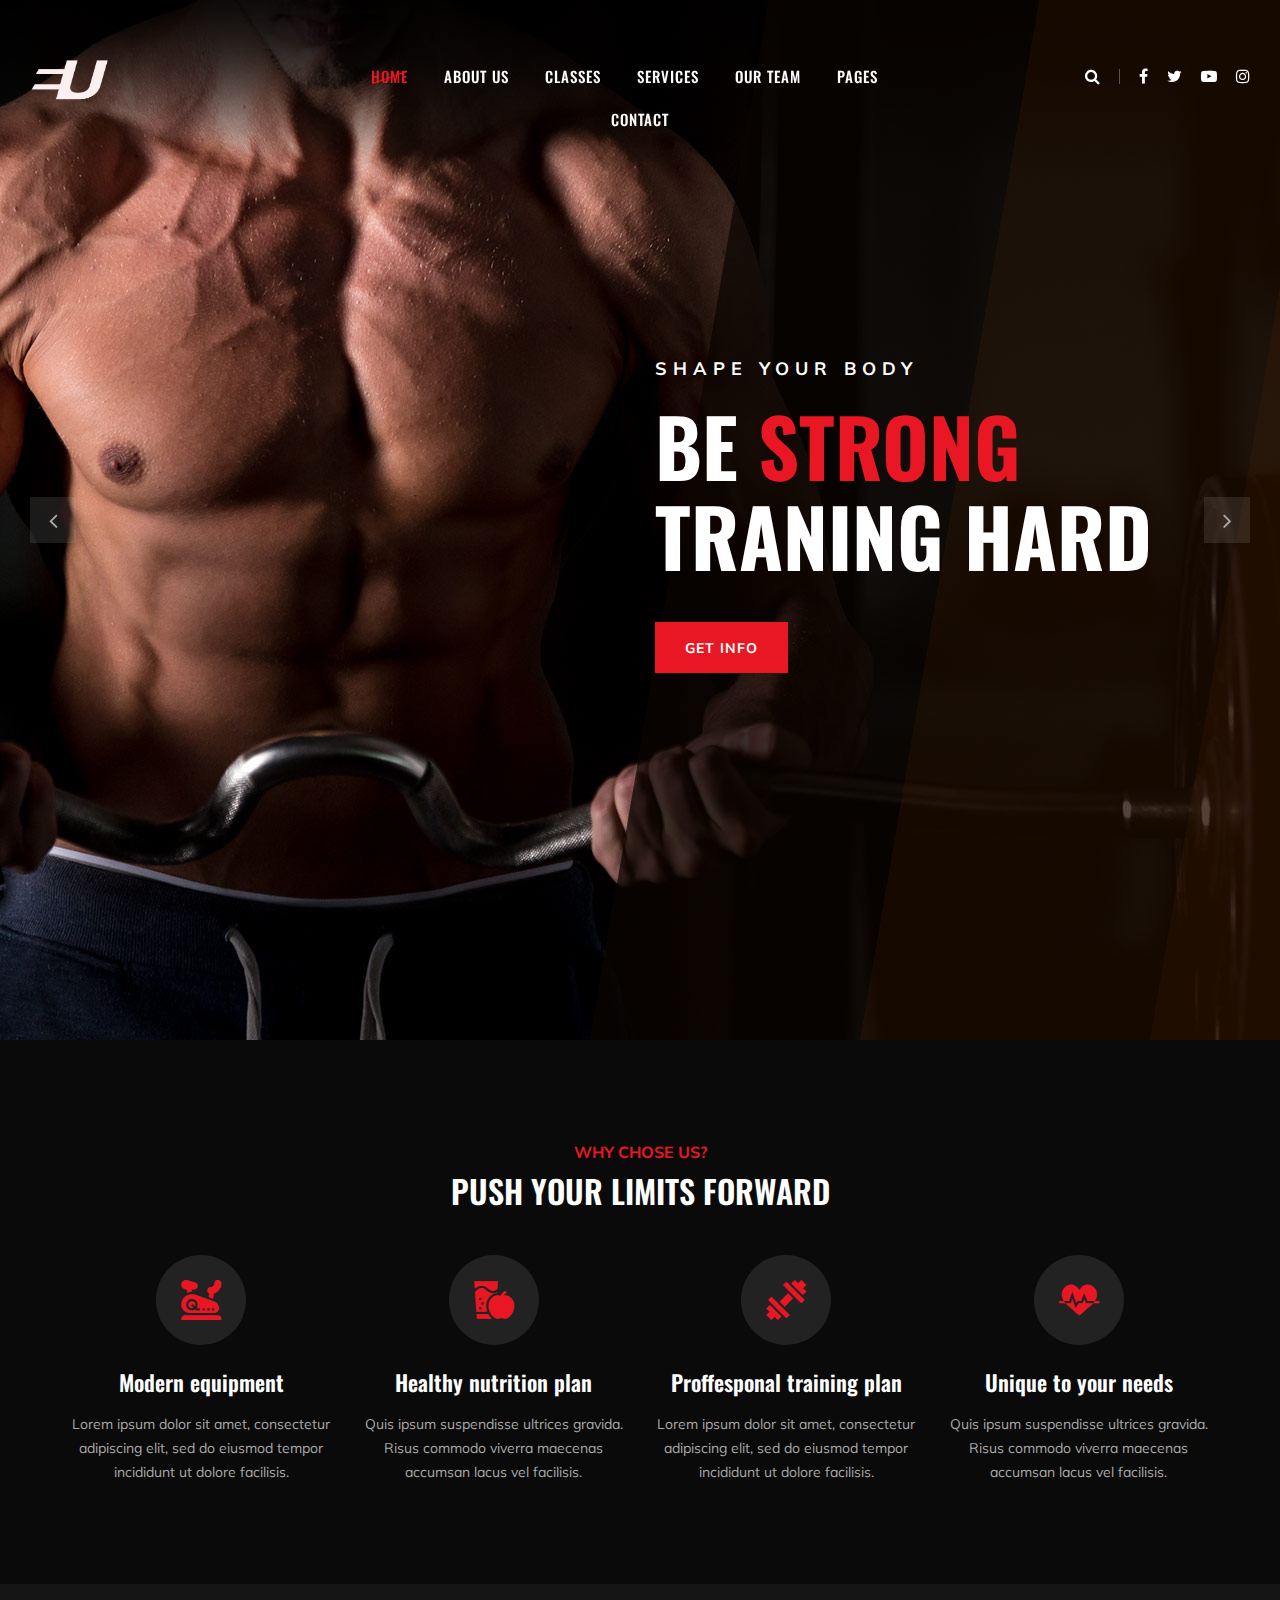
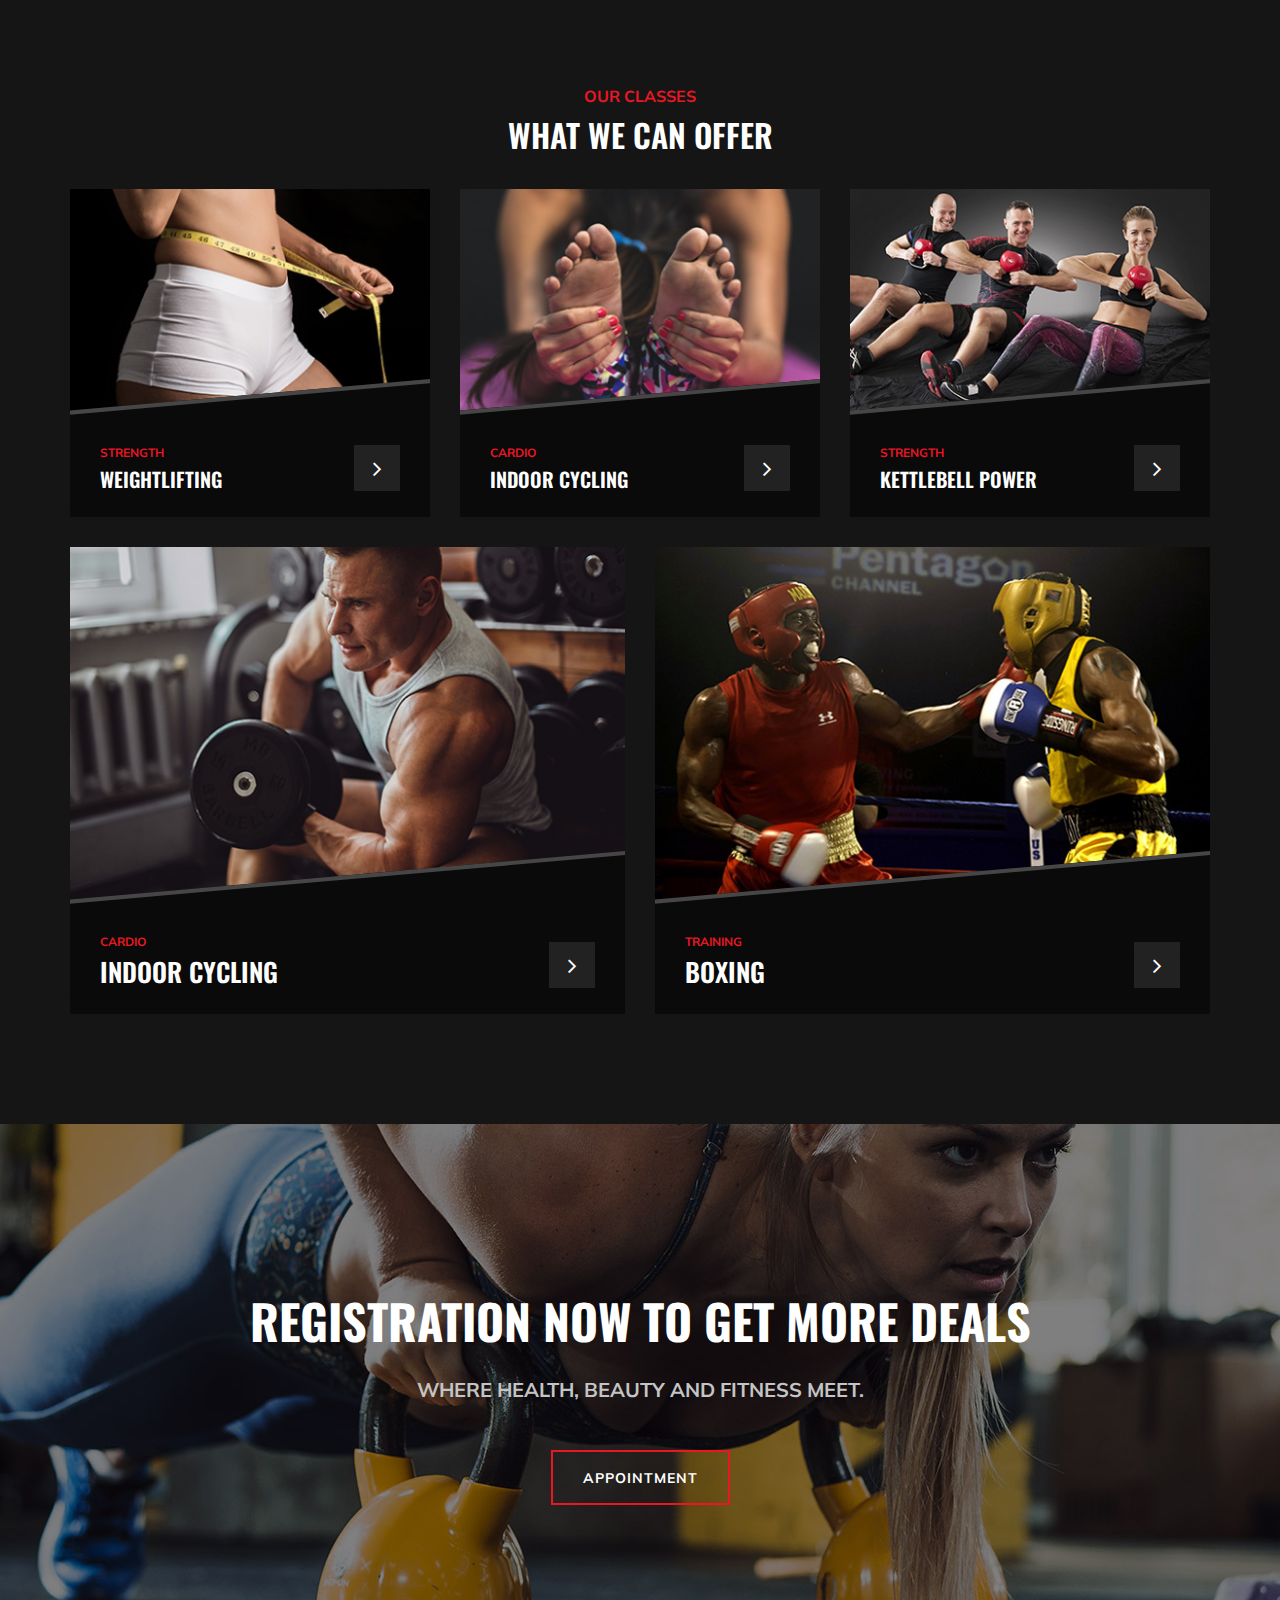
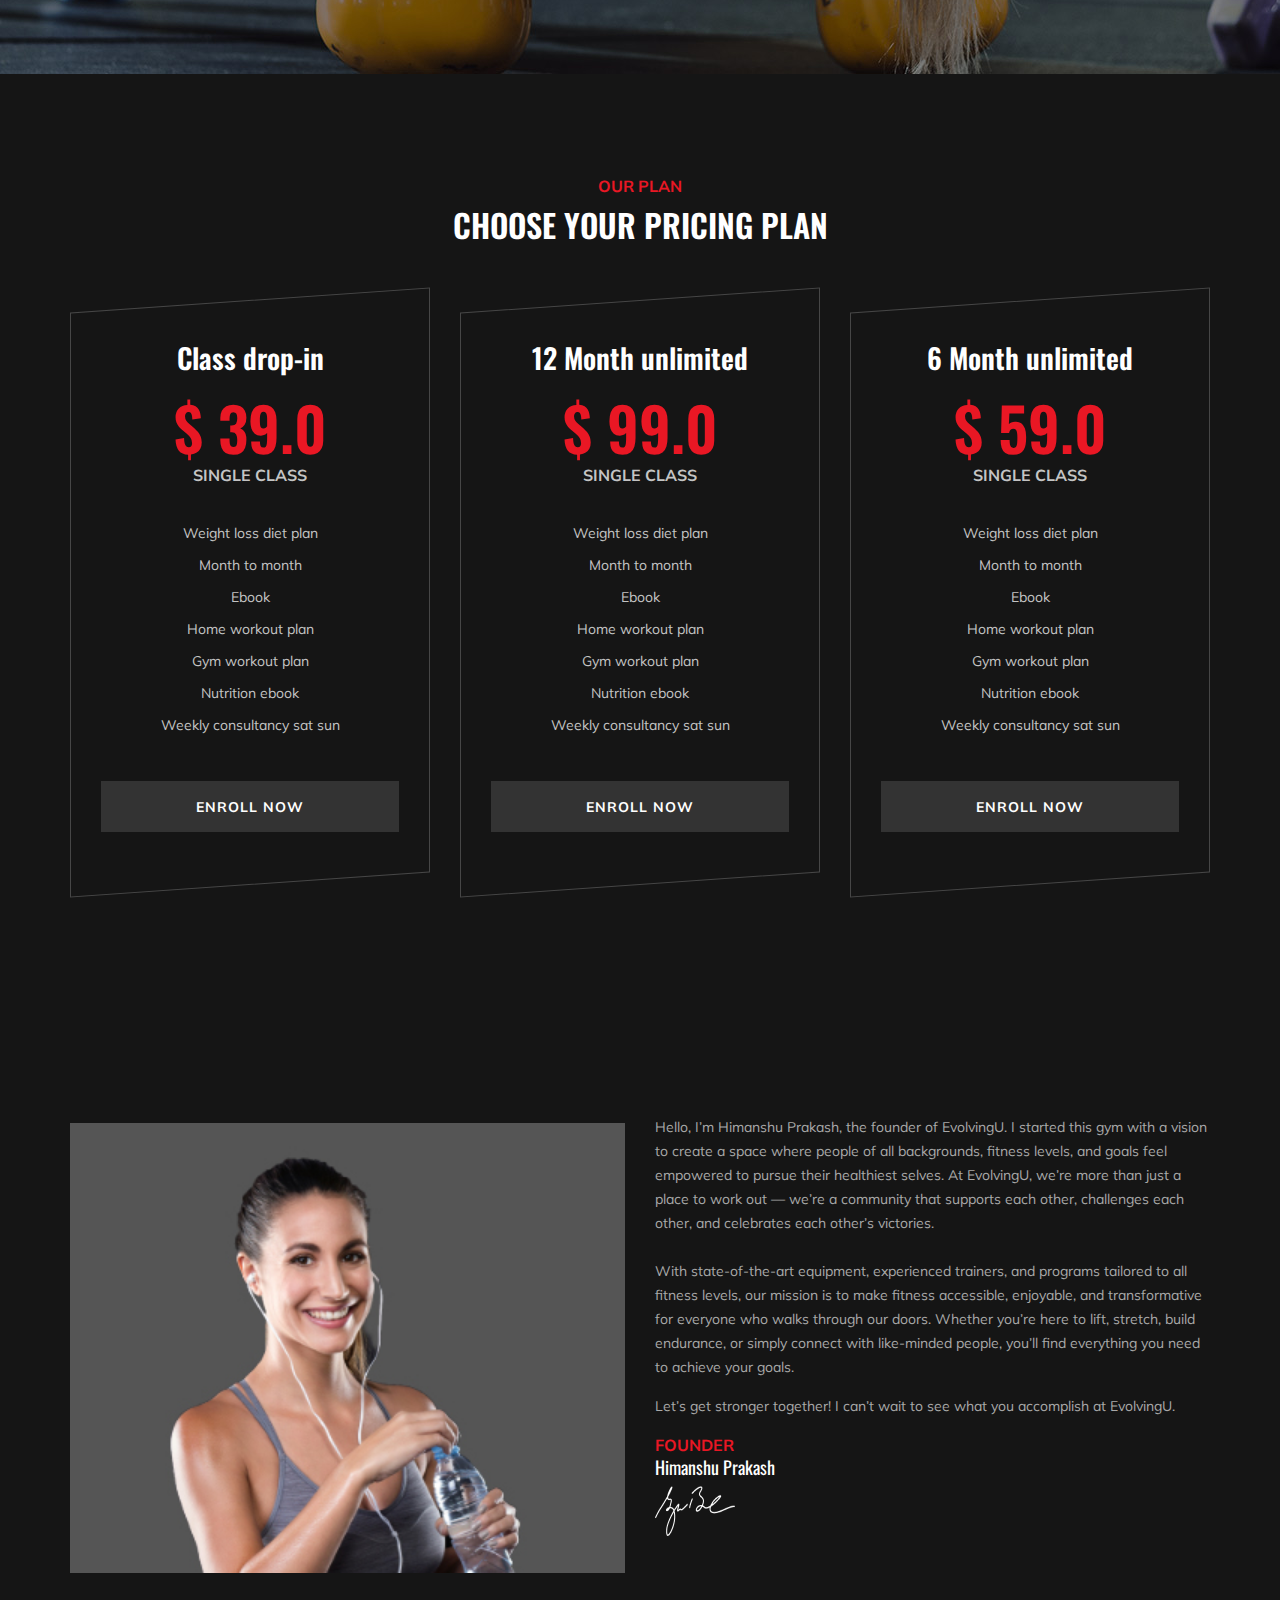
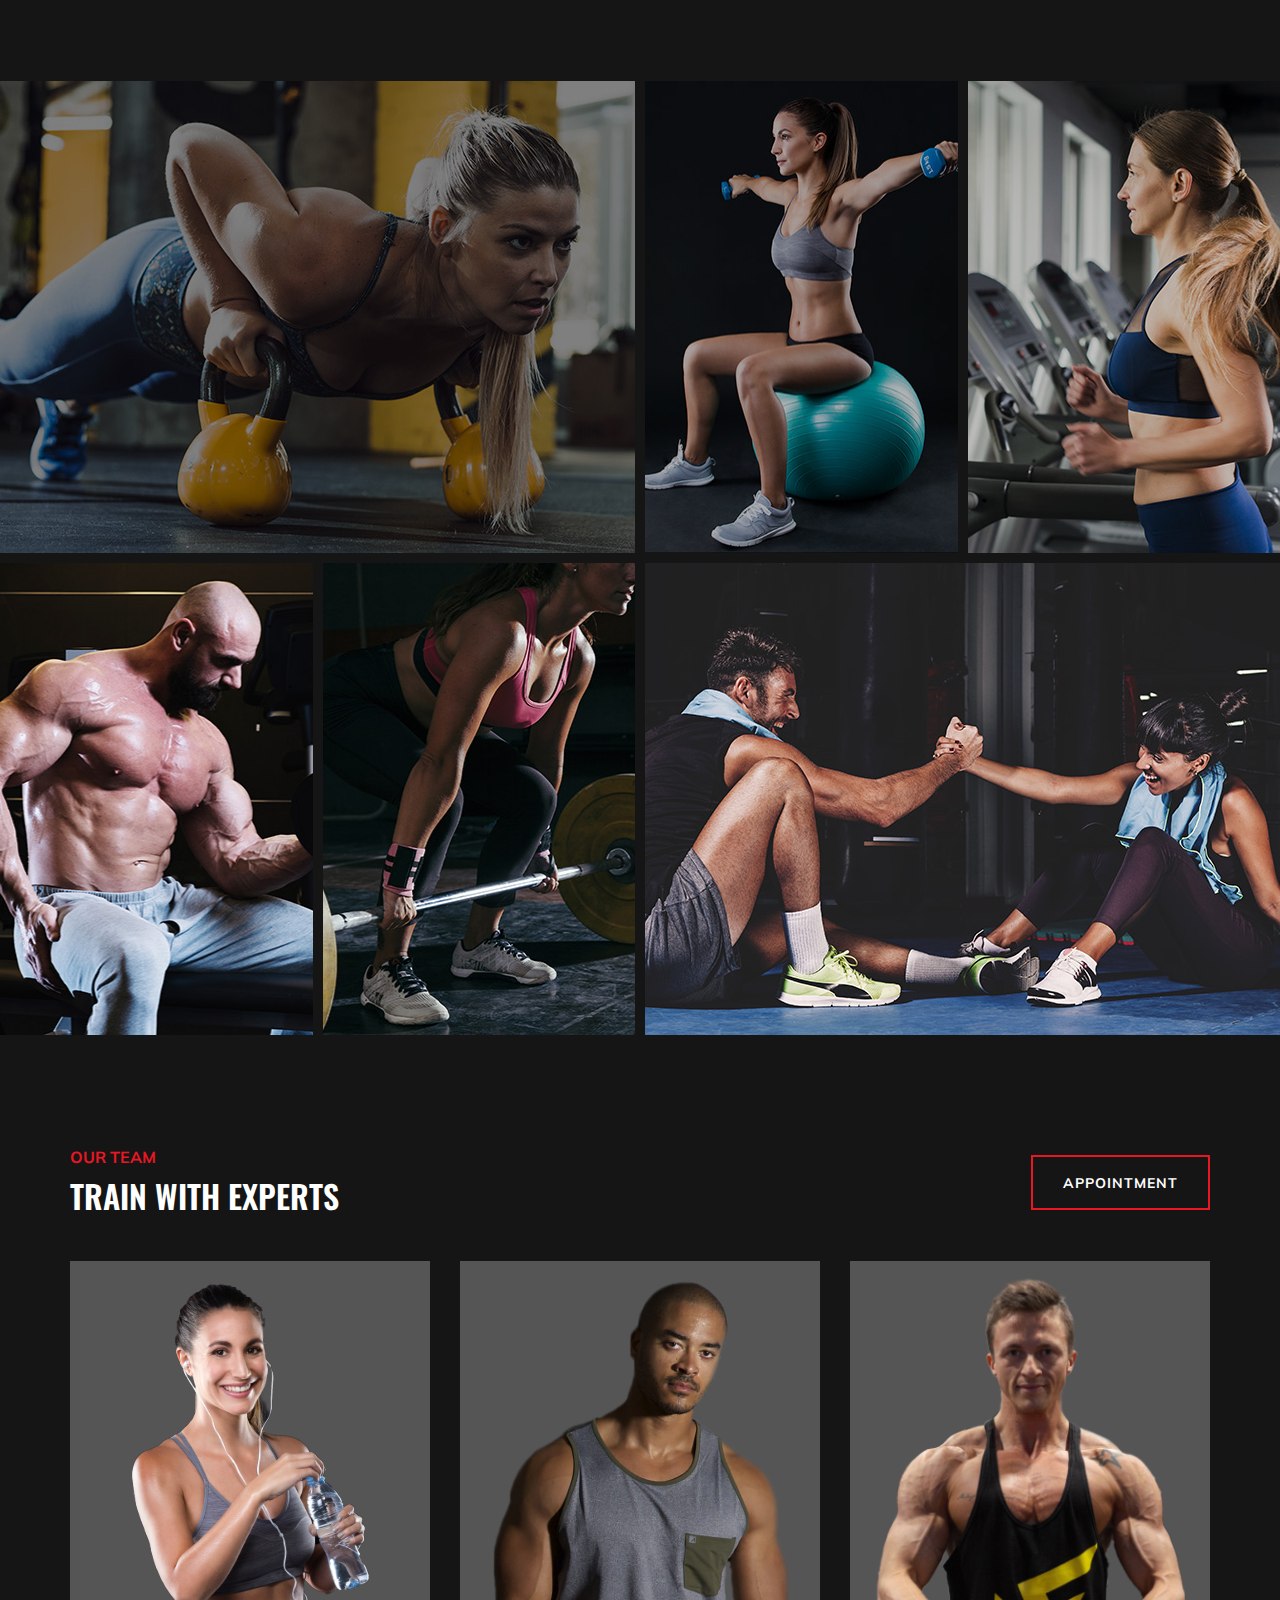
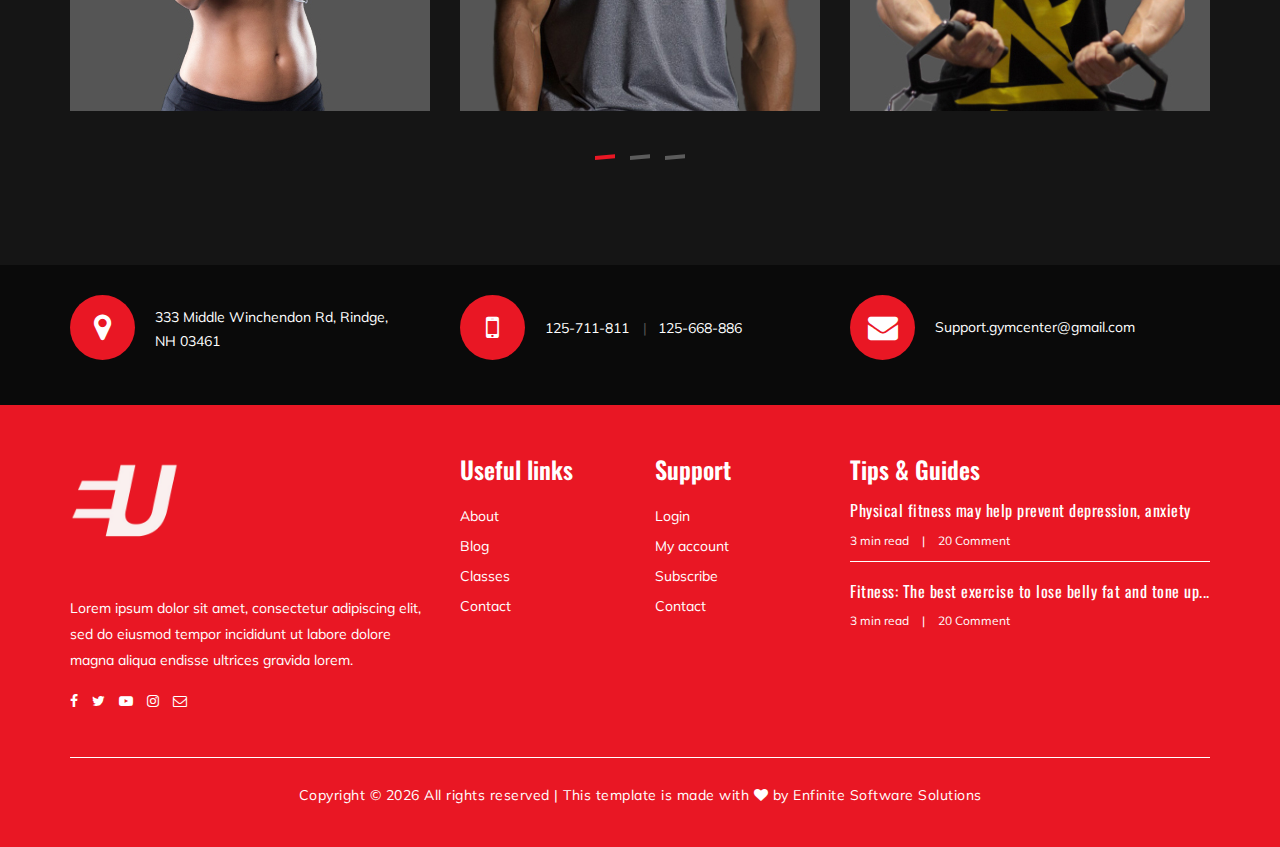
<file: index.html>
<!DOCTYPE html>
<html lang="zxx">

<head>
    <meta charset="UTF-8">
    <meta name="description" content="Gym Template">
    <meta name="keywords" content="Gym, unica, creative, html">
    <meta name="viewport" content="width=device-width, initial-scale=1.0">
    <meta http-equiv="X-UA-Compatible" content="ie=edge">
    <title>Gym | Template</title>

    <!-- Google Font -->
    <link href="https://fonts.googleapis.com/css?family=Muli:300,400,500,600,700,800,900&display=swap" rel="stylesheet">
    <link href="https://fonts.googleapis.com/css?family=Oswald:300,400,500,600,700&display=swap" rel="stylesheet">

    <!-- Css Styles -->
    <link rel="stylesheet" href="css/bootstrap.min.css" type="text/css">
    <link rel="stylesheet" href="css/font-awesome.min.css" type="text/css">
    <link rel="stylesheet" href="css/flaticon.css" type="text/css">
    <link rel="stylesheet" href="css/owl.carousel.min.css" type="text/css">
    <link rel="stylesheet" href="css/barfiller.css" type="text/css">
    <link rel="stylesheet" href="css/magnific-popup.css" type="text/css">
    <link rel="stylesheet" href="css/slicknav.min.css" type="text/css">
    <link rel="stylesheet" href="css/style.css" type="text/css">
</head>

<body>
    <!-- Page Preloder -->
    <div id="preloder">
        <div class="loader"></div>
    </div>

    <!-- Offcanvas Menu Section Begin -->
    <div class="offcanvas-menu-overlay"></div>
    <div class="offcanvas-menu-wrapper">
        <div class="canvas-close">
            <i class="fa fa-close"></i>
        </div>
        <div class="canvas-search search-switch">
            <i class="fa fa-search"></i>
        </div>
        <nav class="canvas-menu mobile-menu">
            <ul>
                <li><a href="./index.html">Home</a></li>
                <li><a href="./about-us.html">About Us</a></li>
                <li><a href="./classes.html">Classes</a></li>
                <li><a href="./services.html">Services</a></li>
                <li><a href="./team.html">Our Team</a></li>
                <li><a href="#">Pages</a>
                    <ul class="dropdown">
                        <li><a href="./about-us.html">About us</a></li>
                        <li><a href="./class-timetable.html">Classes timetable</a></li>
                        <li><a href="./bmi-calculator.html">Bmi calculate</a></li>
                        <li><a href="./team.html">Our team</a></li>
                        <li><a href="./gallery.html">Gallery</a></li>
                        <li><a href="./blog.html">Our blog</a></li>
                        <li><a href="./404.html">404</a></li>
                    </ul>
                </li>
                <li><a href="./contact.html">Contact</a></li>
            </ul>
        </nav>
        <div id="mobile-menu-wrap"></div>
        <div class="canvas-social">
            <a href="#"><i class="fa fa-facebook"></i></a>
            <a href="#"><i class="fa fa-twitter"></i></a>
            <a href="#"><i class="fa fa-youtube-play"></i></a>
            <a href="#"><i class="fa fa-instagram"></i></a>
        </div>
    </div>
    <!-- Offcanvas Menu Section End -->

    <!-- Header Section Begin -->
    <header class="header-section">
        <div class="container-fluid">
            <div class="row">
                <div class="col-lg-3">
                    <div class="logo">
                        <a href="./index.html">
                            <img src="img/Green_And_White_Typography_Wedding_Logo__4_-removebg-preview.png" alt=""
                                style="height: 60px; width: 80px;">
                        </a>
                    </div>
                </div>
                <div class="col-lg-6">
                    <nav class="nav-menu">
                        <ul>
                            <li class="active"><a href="./index.html">Home</a></li>
                            <li><a href="./about-us.html">About Us</a></li>
                            <li><a href="./class-details.html">Classes</a></li>
                            <li><a href="./services.html">Services</a></li>
                            <li><a href="./team.html">Our Team</a></li>
                            <li><a href="#">Pages</a>
                                <ul class="dropdown">
                                    <li><a href="./about-us.html">About us</a></li>
                                    <li><a href="./class-timetable.html">Classes timetable</a></li>
                                    <li><a href="./bmi-calculator.html">Bmi calculate</a></li>
                                    <li><a href="./team.html">Our team</a></li>
                                    <li><a href="./gallery.html">Gallery</a></li>
                                    <li><a href="./blog.html">Our blog</a></li>
                                    <li><a href="./404.html">404</a></li>
                                </ul>
                            </li>
                            <li><a href="./contact.html">Contact</a></li>
                        </ul>
                    </nav>
                </div>
                <div class="col-lg-3">
                    <div class="top-option">
                        <div class="to-search search-switch">
                            <i class="fa fa-search"></i>
                        </div>
                        <div class="to-social">
                            <a href="#"><i class="fa fa-facebook"></i></a>
                            <a href="#"><i class="fa fa-twitter"></i></a>
                            <a href="#"><i class="fa fa-youtube-play"></i></a>
                            <a href="#"><i class="fa fa-instagram"></i></a>
                        </div>
                    </div>
                </div>
            </div>
            <div class="canvas-open">
                <i class="fa fa-bars"></i>
            </div>
        </div>
    </header>
    <!-- Header End -->

    <!-- Hero Section Begin -->
    <section class="hero-section">
        <div class="hs-slider owl-carousel">
            <div class="hs-item set-bg" data-setbg="img/hero/hero-1.jpg">
                <div class="container">
                    <div class="row">
                        <div class="col-lg-6 offset-lg-6">
                            <div class="hi-text">
                                <span>Shape your body</span>
                                <h1>Be <strong>strong</strong> traning hard</h1>
                                <a href="#" class="primary-btn">Get info</a>
                            </div>
                        </div>
                    </div>
                </div>
            </div>
            <div class="hs-item set-bg" data-setbg="img/hero/hero-2.jpg">
                <div class="container">
                    <div class="row">
                        <div class="col-lg-6 offset-lg-6">
                            <div class="hi-text">
                                <span>Shape your body</span>
                                <h1>Be <strong>strong</strong> traning hard</h1>
                                <a href="#" class="primary-btn">Get info</a>
                            </div>
                        </div>
                    </div>
                </div>
            </div>
        </div>
    </section>
    <!-- Hero Section End -->

    <!-- ChoseUs Section Begin -->
    <section class="choseus-section spad">
        <div class="container">
            <div class="row">
                <div class="col-lg-12">
                    <div class="section-title">
                        <span>Why chose us?</span>
                        <h2>PUSH YOUR LIMITS FORWARD</h2>
                    </div>
                </div>
            </div>
            <div class="row">
                <div class="col-lg-3 col-sm-6">
                    <div class="cs-item">
                        <span class="flaticon-034-stationary-bike"></span>
                        <h4>Modern equipment</h4>
                        <p>Lorem ipsum dolor sit amet, consectetur adipiscing elit, sed do eiusmod tempor incididunt ut
                            dolore facilisis.</p>
                    </div>
                </div>
                <div class="col-lg-3 col-sm-6">
                    <div class="cs-item">
                        <span class="flaticon-033-juice"></span>
                        <h4>Healthy nutrition plan</h4>
                        <p>Quis ipsum suspendisse ultrices gravida. Risus commodo viverra maecenas accumsan lacus vel
                            facilisis.</p>
                    </div>
                </div>
                <div class="col-lg-3 col-sm-6">
                    <div class="cs-item">
                        <span class="flaticon-002-dumbell"></span>
                        <h4>Proffesponal training plan</h4>
                        <p>Lorem ipsum dolor sit amet, consectetur adipiscing elit, sed do eiusmod tempor incididunt ut
                            dolore facilisis.</p>
                    </div>
                </div>
                <div class="col-lg-3 col-sm-6">
                    <div class="cs-item">
                        <span class="flaticon-014-heart-beat"></span>
                        <h4>Unique to your needs</h4>
                        <p>Quis ipsum suspendisse ultrices gravida. Risus commodo viverra maecenas accumsan lacus vel
                            facilisis.</p>
                    </div>
                </div>
            </div>
        </div>
    </section>
    <!-- ChoseUs Section End -->

    <!-- Classes Section Begin -->
    <section class="classes-section spad">
        <div class="container">
            <div class="row">
                <div class="col-lg-12">
                    <div class="section-title">
                        <span>Our Classes</span>
                        <h2>WHAT WE CAN OFFER</h2>
                    </div>
                </div>
            </div>
            <div class="row">
                <div class="col-lg-4 col-md-6">
                    <div class="class-item">
                        <div class="ci-pic">
                            <img src="img/classes/class-1.jpg" alt="">
                        </div>
                        <div class="ci-text">
                            <span>STRENGTH</span>
                            <h5>Weightlifting</h5>
                            <a href="#"><i class="fa fa-angle-right"></i></a>
                        </div>
                    </div>
                </div>
                <div class="col-lg-4 col-md-6">
                    <div class="class-item">
                        <div class="ci-pic">
                            <img src="img/classes/class-2.jpg" alt="">
                        </div>
                        <div class="ci-text">
                            <span>Cardio</span>
                            <h5>Indoor cycling</h5>
                            <a href="#"><i class="fa fa-angle-right"></i></a>
                        </div>
                    </div>
                </div>
                <div class="col-lg-4 col-md-6">
                    <div class="class-item">
                        <div class="ci-pic">
                            <img src="img/classes/class-3.jpg" alt="">
                        </div>
                        <div class="ci-text">
                            <span>STRENGTH</span>
                            <h5>Kettlebell power</h5>
                            <a href="#"><i class="fa fa-angle-right"></i></a>
                        </div>
                    </div>
                </div>
                <div class="col-lg-6 col-md-6">
                    <div class="class-item">
                        <div class="ci-pic">
                            <img src="img/classes/class-4.jpg" alt="">
                        </div>
                        <div class="ci-text">
                            <span>Cardio</span>
                            <h4>Indoor cycling</h4>
                            <a href="#"><i class="fa fa-angle-right"></i></a>
                        </div>
                    </div>
                </div>
                <div class="col-lg-6">
                    <div class="class-item">
                        <div class="ci-pic">
                            <img src="img/classes/class-5.jpg" alt="">
                        </div>
                        <div class="ci-text">
                            <span>Training</span>
                            <h4>Boxing</h4>
                            <a href="#"><i class="fa fa-angle-right"></i></a>
                        </div>
                    </div>
                </div>
            </div>
        </div>
    </section>
    <!-- ChoseUs Section End -->

    <!-- Banner Section Begin -->
    <section class="banner-section set-bg" data-setbg="img/banner-bg.jpg">
        <div class="container">
            <div class="row">
                <div class="col-lg-12 text-center">
                    <div class="bs-text">
                        <h2>registration now to get more deals</h2>
                        <div class="bt-tips">Where health, beauty and fitness meet.</div>
                        <a href="#" class="primary-btn  btn-normal">Appointment</a>
                    </div>
                </div>
            </div>
        </div>
    </section>
    <!-- Banner Section End -->

    <!-- Pricing Section Begin -->
    <section class="pricing-section spad">
        <div class="container">
            <div class="row">
                <div class="col-lg-12">
                    <div class="section-title">
                        <span>Our Plan</span>
                        <h2>Choose your pricing plan</h2>
                    </div>
                </div>
            </div>
            <div class="row justify-content-center">
                <div class="col-lg-4 col-md-8">
                    <div class="ps-item">
                        <h3>Class drop-in</h3>
                        <div class="pi-price">
                            <h2>$ 39.0</h2>
                            <span>SINGLE CLASS</span>
                        </div>
                        <ul>
                            <li>Weight loss diet plan </li>
                            <li>Month to month </li>
                            <li>Ebook </li>
                            <li>Home workout plan </li>
                            <li>Gym workout plan </li>
                            <li>Nutrition ebook </li>
                            <li>Weekly consultancy sat sun </li>
                        </ul>
                        <a href="#" class="primary-btn pricing-btn">Enroll now</a>
                        <a href="#" class="thumb-icon"><i class="fa fa-picture-o"></i></a>
                    </div>
                </div>
                <div class="col-lg-4 col-md-8">
                    <div class="ps-item">
                        <h3>12 Month unlimited</h3>
                        <div class="pi-price">
                            <h2>$ 99.0</h2>
                            <span>SINGLE CLASS</span>
                        </div>
                        <ul>
                            <li>Weight loss diet plan </li>
                            <li>Month to month </li>
                            <li>Ebook </li>
                            <li>Home workout plan </li>
                            <li>Gym workout plan </li>
                            <li>Nutrition ebook </li>
                            <li>Weekly consultancy sat sun </li>
                        </ul>


                        <a href="#" class="primary-btn pricing-btn">Enroll now</a>
                        <a href="#" class="thumb-icon"><i class="fa fa-picture-o"></i></a>
                    </div>
                </div>
                <div class="col-lg-4 col-md-8">
                    <div class="ps-item">
                        <h3>6 Month unlimited</h3>
                        <div class="pi-price">
                            <h2>$ 59.0</h2>
                            <span>SINGLE CLASS</span>
                        </div>
                        <ul>
                            <li>Weight loss diet plan </li>
                            <li>Month to month </li>
                            <li>Ebook </li>
                            <li>Home workout plan </li>
                            <li>Gym workout plan </li>
                            <li>Nutrition ebook </li>
                            <li>Weekly consultancy sat sun </li>
                        </ul>


                        <a href="#" class="primary-btn pricing-btn">Enroll now</a>
                        <a href="#" class="thumb-icon"><i class="fa fa-picture-o"></i></a>
                    </div>
                </div>
            </div>
        </div>
    </section>
    <!-- Pricing Section End -->
    <div class="team-section spad">
        <div class="container">
            <div class="row g-5 align-items-center">
                <div class="col-lg-6 ">
                    <div class="ts-item set-bg" data-setbg="img/team/team-1.jpg"></div>
                </div>
                <div class="col-lg-6">

                    <p class="mb-4">
                        Hello, I’m Himanshu Prakash, the founder of EvolvingU. I started this gym with a vision to
                        create a space where people of all backgrounds, fitness levels, and goals feel empowered to
                        pursue their healthiest selves. At EvolvingU, we’re more than just a place to work out — we’re a
                        community that supports each other, challenges each other, and celebrates each other’s
                        victories.

                    </p>
                    <p>
                        With state-of-the-art equipment, experienced trainers, and programs tailored to all fitness
                        levels, our mission is to make fitness accessible, enjoyable, and transformative for everyone
                        who walks through our doors. Whether you’re here to lift, stretch, build endurance, or simply
                        connect with like-minded people, you’ll find everything you need to achieve your goals.

                    </p>
                    <p>
                        Let’s get stronger together! I can’t wait to see what you accomplish at EvolvingU.
                    </p>
                   
                    <div class="section-title text-left">
                        <span>Founder</span>
                        <h5 class="text-white mb-2"> Himanshu Prakash</h5>
                        <img src="img/george-walker-bush-signature.png" class="white-signature" height="50" width="80">

                    </div>
                </div>

            </div>

        </div>
    </div>
    <!-- Gallery Section Begin -->
    <div class="gallery-section">
        <div class="gallery">
            <div class="grid-sizer"></div>
            <div class="gs-item grid-wide set-bg" data-setbg="img/gallery/gallery-1.jpg">
                <a href="img/gallery/gallery-1.jpg" class="thumb-icon image-popup"><i class="fa fa-picture-o"></i></a>
            </div>
            <div class="gs-item set-bg" data-setbg="img/gallery/gallery-2.jpg">
                <a href="img/gallery/gallery-2.jpg" class="thumb-icon image-popup"><i class="fa fa-picture-o"></i></a>
            </div>
            <div class="gs-item set-bg" data-setbg="img/gallery/gallery-3.jpg">
                <a href="img/gallery/gallery-3.jpg" class="thumb-icon image-popup"><i class="fa fa-picture-o"></i></a>
            </div>
            <div class="gs-item set-bg" data-setbg="img/gallery/gallery-4.jpg">
                <a href="img/gallery/gallery-4.jpg" class="thumb-icon image-popup"><i class="fa fa-picture-o"></i></a>
            </div>
            <div class="gs-item set-bg" data-setbg="img/gallery/gallery-5.jpg">
                <a href="img/gallery/gallery-5.jpg" class="thumb-icon image-popup"><i class="fa fa-picture-o"></i></a>
            </div>
            <div class="gs-item grid-wide set-bg" data-setbg="img/gallery/gallery-6.jpg">
                <a href="img/gallery/gallery-6.jpg" class="thumb-icon image-popup"><i class="fa fa-picture-o"></i></a>
            </div>
        </div>
    </div>
    <!-- Gallery Section End -->

    <!-- Team Section Begin -->
    <section class="team-section spad">
        <div class="container">
            <div class="row">
                <div class="col-lg-12">
                    <div class="team-title">
                        <div class="section-title">
                            <span>Our Team</span>
                            <h2>TRAIN WITH EXPERTS</h2>
                        </div>
                        <a href="#" class="primary-btn btn-normal appoinment-btn">appointment</a>
                    </div>
                </div>
            </div>
            <div class="row">
                <div class="ts-slider owl-carousel">
                    <div class="col-lg-4">
                        <div class="ts-item set-bg" data-setbg="img/team/team-1.jpg">
                            <div class="ts_text">
                                <h4>Athart Rachel</h4>
                                <span>Gym Trainer</span>
                            </div>
                        </div>
                    </div>
                    <div class="col-lg-4">
                        <div class="ts-item set-bg" data-setbg="img/team/team-2.jpg">
                            <div class="ts_text">
                                <h4>Athart Rachel</h4>
                                <span>Gym Trainer</span>
                            </div>
                        </div>
                    </div>
                    <div class="col-lg-4">
                        <div class="ts-item set-bg" data-setbg="img/team/team-3.jpg">
                            <div class="ts_text">
                                <h4>Athart Rachel</h4>
                                <span>Gym Trainer</span>
                            </div>
                        </div>
                    </div>
                    <div class="col-lg-4">
                        <div class="ts-item set-bg" data-setbg="img/team/team-4.jpg">
                            <div class="ts_text">
                                <h4>Athart Rachel</h4>
                                <span>Gym Trainer</span>
                            </div>
                        </div>
                    </div>
                    <div class="col-lg-4">
                        <div class="ts-item set-bg" data-setbg="img/team/team-5.jpg">
                            <div class="ts_text">
                                <h4>Athart Rachel</h4>
                                <span>Gym Trainer</span>
                            </div>
                        </div>
                    </div>
                    <div class="col-lg-4">
                        <div class="ts-item set-bg" data-setbg="img/team/team-6.jpg">
                            <div class="ts_text">
                                <h4>Athart Rachel</h4>
                                <span>Gym Trainer</span>
                            </div>
                        </div>
                    </div>
                </div>
            </div>
        </div>
    </section>
    <!-- Team Section End -->

    <!-- Get In Touch Section Begin -->
    <div class="gettouch-section">
        <div class="container">
            <div class="row">
                <div class="col-md-4">
                    <div class="gt-text">
                        <i class="fa fa-map-marker"></i>
                        <p>333 Middle Winchendon Rd, Rindge,<br /> NH 03461</p>
                    </div>
                </div>
                <div class="col-md-4">
                    <div class="gt-text">
                        <i class="fa fa-mobile"></i>
                        <ul>
                            <li>125-711-811</li>
                            <li>125-668-886</li>
                        </ul>
                    </div>
                </div>
                <div class="col-md-4">
                    <div class="gt-text email">
                        <i class="fa fa-envelope"></i>
                        <p>Support.gymcenter@gmail.com</p>
                    </div>
                </div>
            </div>
        </div>
    </div>
    <!-- Get In Touch Section End -->

    <!-- Footer Section Begin -->
    <section class="footer-section">
        <div class="container">
            <div class="row">
                <div class="col-lg-4">
                    <div class="fs-about">
                        <div class="fa-logo">
                            <img src="img/Green_And_White_Typography_Wedding_Logo__4_-removebg-preview.png" alt=""
                                style="height: 110px; width: 110px;">
                        </div>
                        <p>Lorem ipsum dolor sit amet, consectetur adipiscing elit, sed do eiusmod tempor incididunt ut
                            labore dolore magna aliqua endisse ultrices gravida lorem.</p>
                        <div class="fa-social">
                            <a href="#"><i class="fa fa-facebook"></i></a>
                            <a href="#"><i class="fa fa-twitter"></i></a>
                            <a href="#"><i class="fa fa-youtube-play"></i></a>
                            <a href="#"><i class="fa fa-instagram"></i></a>
                            <a href="#"><i class="fa  fa-envelope-o"></i></a>
                        </div>
                    </div>
                </div>
                <div class="col-lg-2 col-md-3 col-sm-6">
                    <div class="fs-widget">
                        <h4>Useful links</h4>
                        <ul>
                            <li><a href="#">About</a></li>
                            <li><a href="#">Blog</a></li>
                            <li><a href="#">Classes</a></li>
                            <li><a href="#">Contact</a></li>
                        </ul>
                    </div>
                </div>
                <div class="col-lg-2 col-md-3 col-sm-6">
                    <div class="fs-widget">
                        <h4>Support</h4>
                        <ul>
                            <li><a href="#">Login</a></li>
                            <li><a href="#">My account</a></li>
                            <li><a href="#">Subscribe</a></li>
                            <li><a href="#">Contact</a></li>
                        </ul>
                    </div>
                </div>
                <div class="col-lg-4 col-md-6">
                    <div class="fs-widget">
                        <h4>Tips & Guides</h4>
                        <div class="fw-recent">
                            <h6><a href="#">Physical fitness may help prevent depression, anxiety</a></h6>
                            <ul>
                                <li>3 min read</li>
                                <li>20 Comment</li>
                            </ul>
                        </div>
                        <div class="fw-recent">
                            <h6><a href="#">Fitness: The best exercise to lose belly fat and tone up...</a></h6>
                            <ul>
                                <li>3 min read</li>
                                <li>20 Comment</li>
                            </ul>
                        </div>
                    </div>
                </div>
            </div>
            <div class="row">
                <div class="col-lg-12 text-center">
                    <div class="copyright-text">
                        <p><!-- Link back to Colorlib can't be removed. Template is licensed under CC BY 3.0. -->
                            Copyright &copy;
                            <script>document.write(new Date().getFullYear());</script> All rights reserved | This
                            template is made with <i class="fa fa-heart" aria-hidden="true"></i> by <a
                                href="https://enfinite.in/" target="_blank"> Enfinite Software Solutions</a>
                            <!-- Link back to Colorlib can't be removed. Template is licensed under CC BY 3.0. -->
                        </p>
                    </div>
                </div>
            </div>
        </div>
    </section>
    <!-- Footer Section End -->

    <!-- Search model Begin -->
    <div class="search-model">
        <div class="h-100 d-flex align-items-center justify-content-center">
            <div class="search-close-switch">+</div>
            <form class="search-model-form">
                <input type="text" id="search-input" placeholder="Search here.....">
            </form>
        </div>
    </div>
    <!-- Search model end -->

    <!-- Js Plugins -->
    <script src="js/jquery-3.3.1.min.js"></script>
    <script src="js/bootstrap.min.js"></script>
    <script src="js/jquery.magnific-popup.min.js"></script>
    <script src="js/masonry.pkgd.min.js"></script>
    <script src="js/jquery.barfiller.js"></script>
    <script src="js/jquery.slicknav.js"></script>
    <script src="js/owl.carousel.min.js"></script>
    <script src="js/main.js"></script>



</body>

</html>
</file>
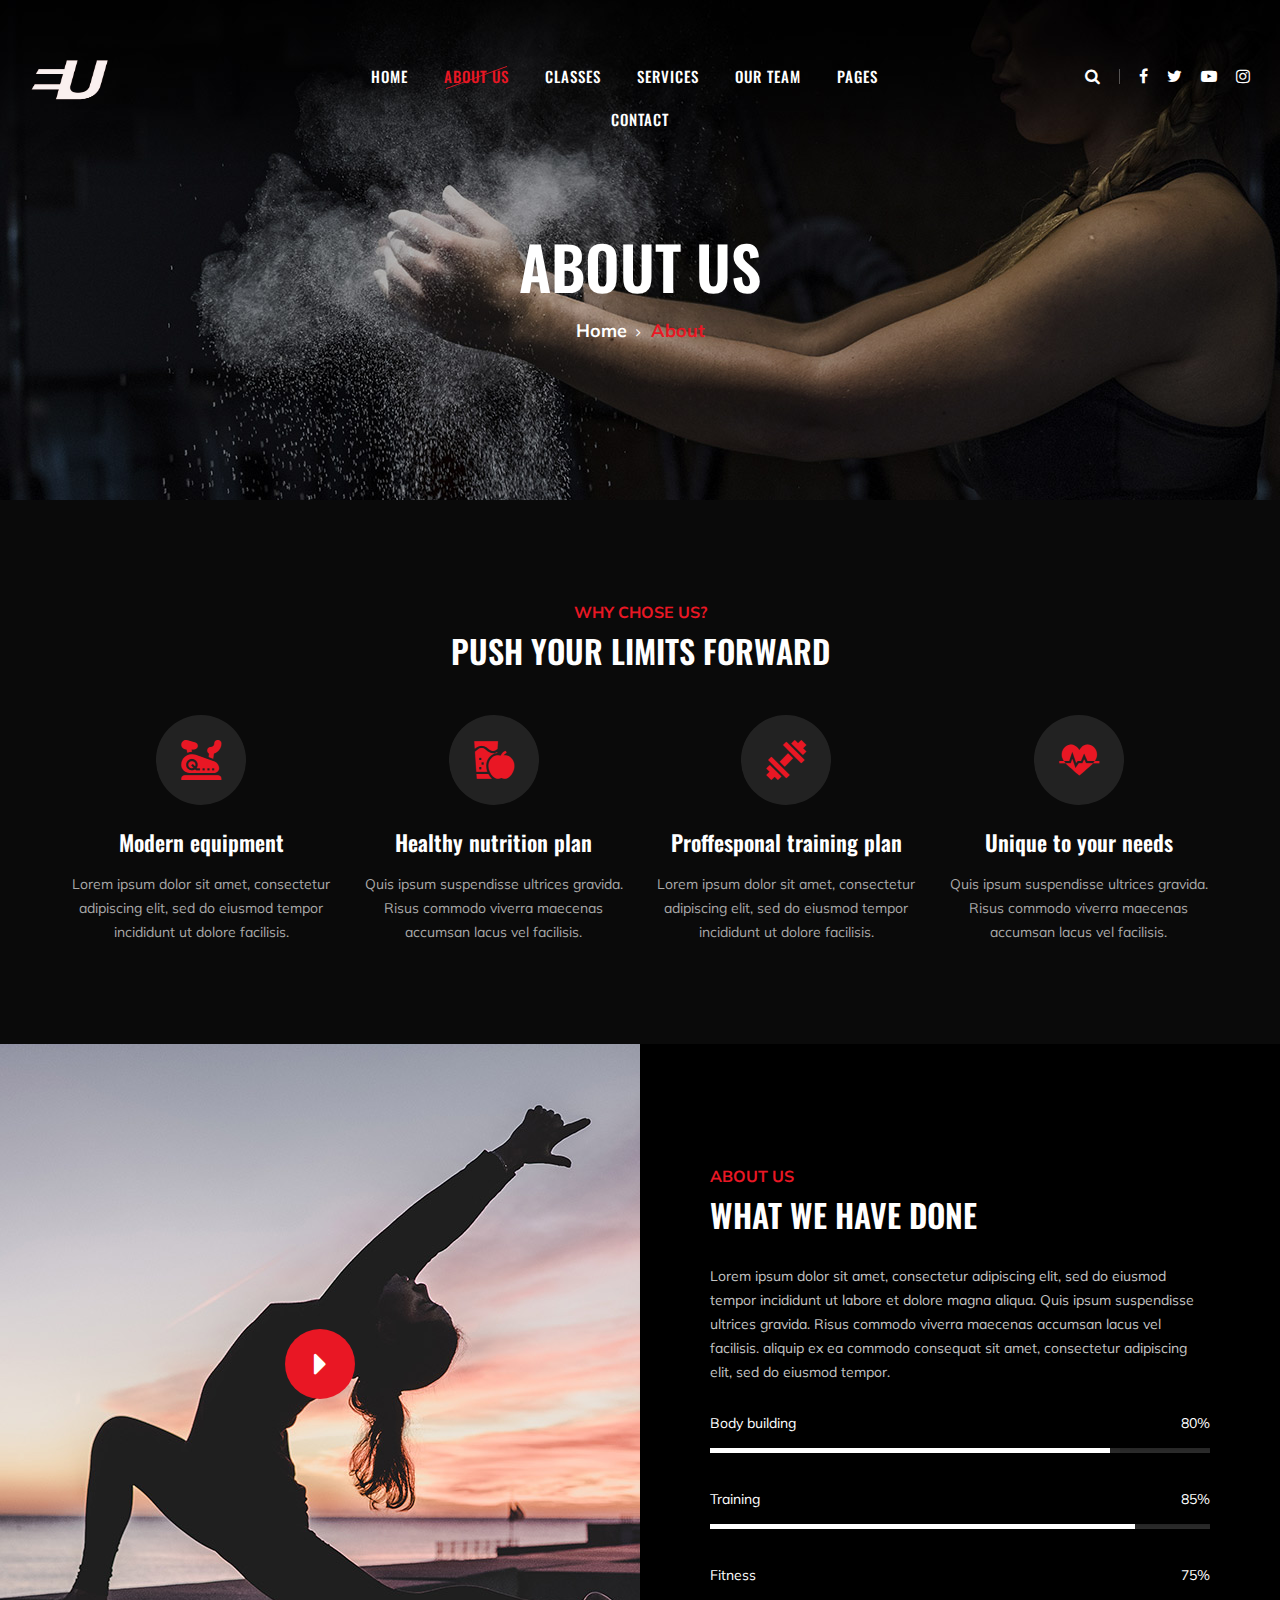
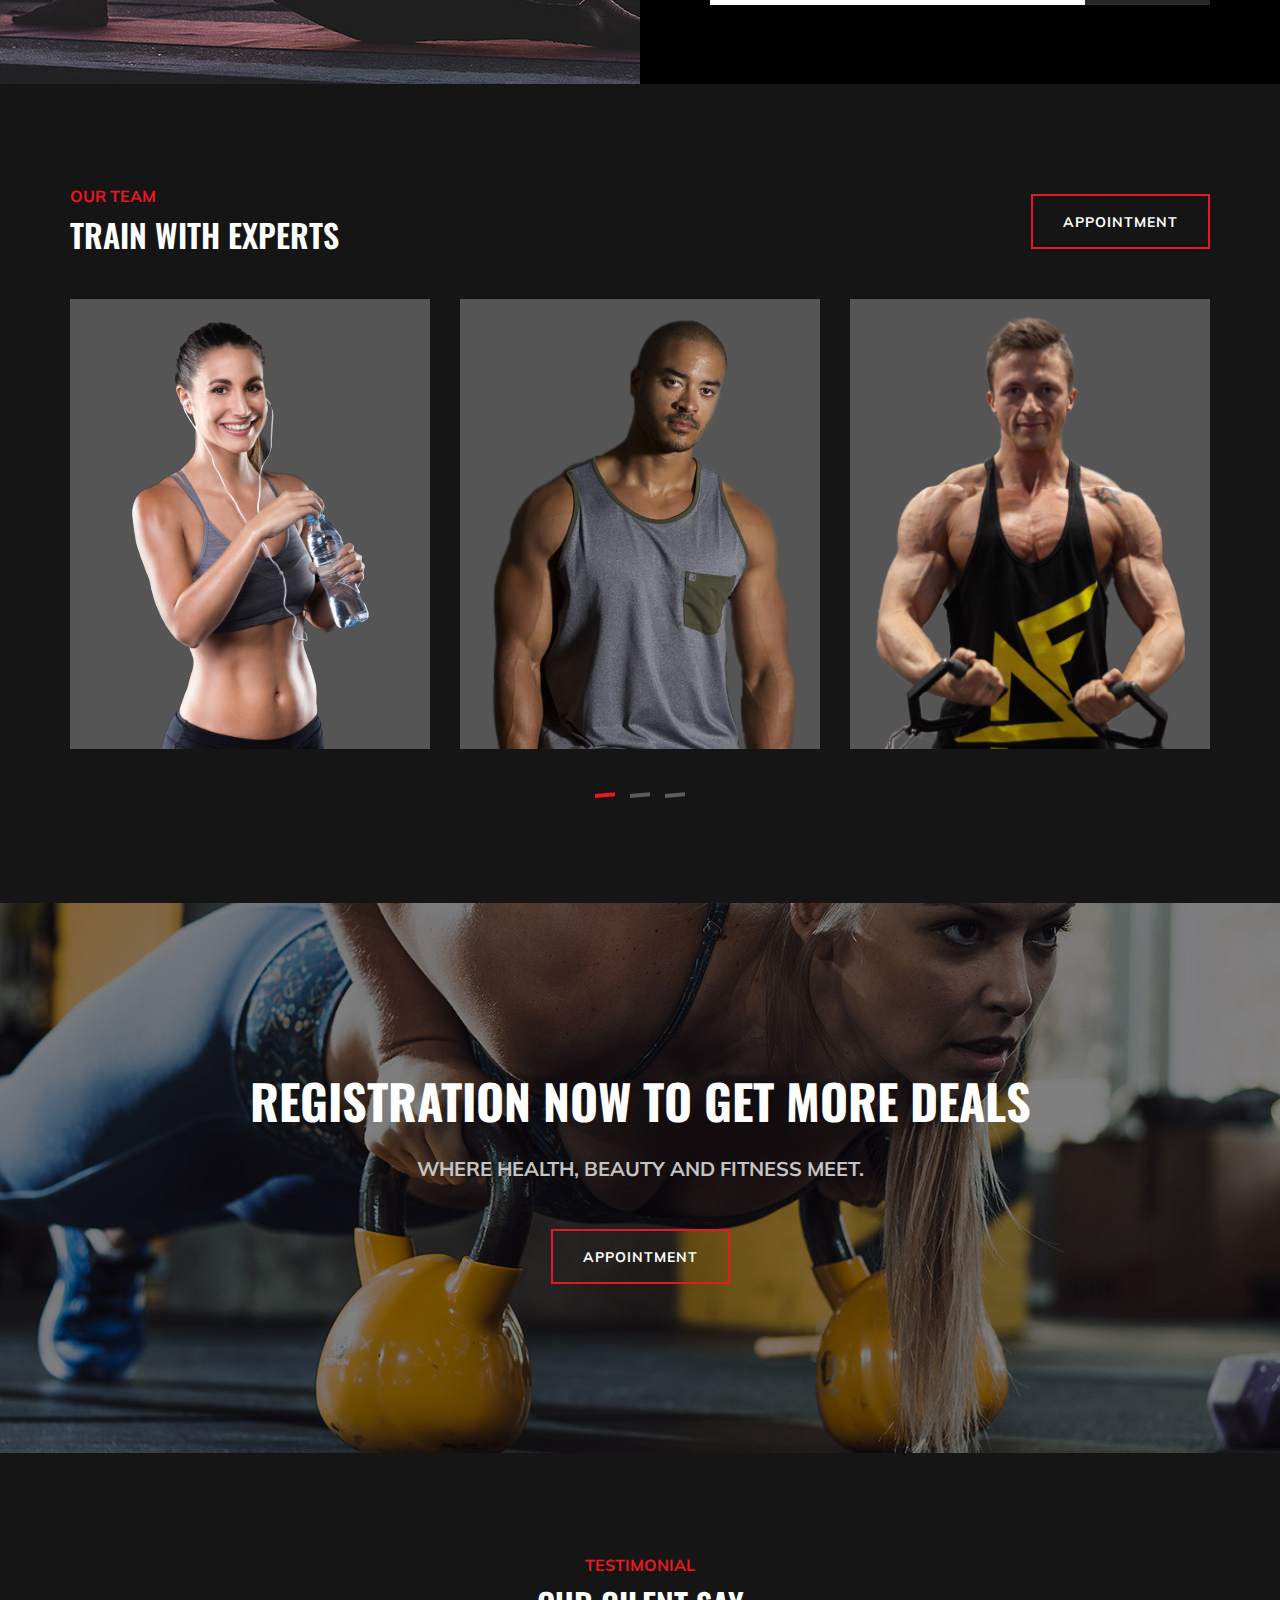
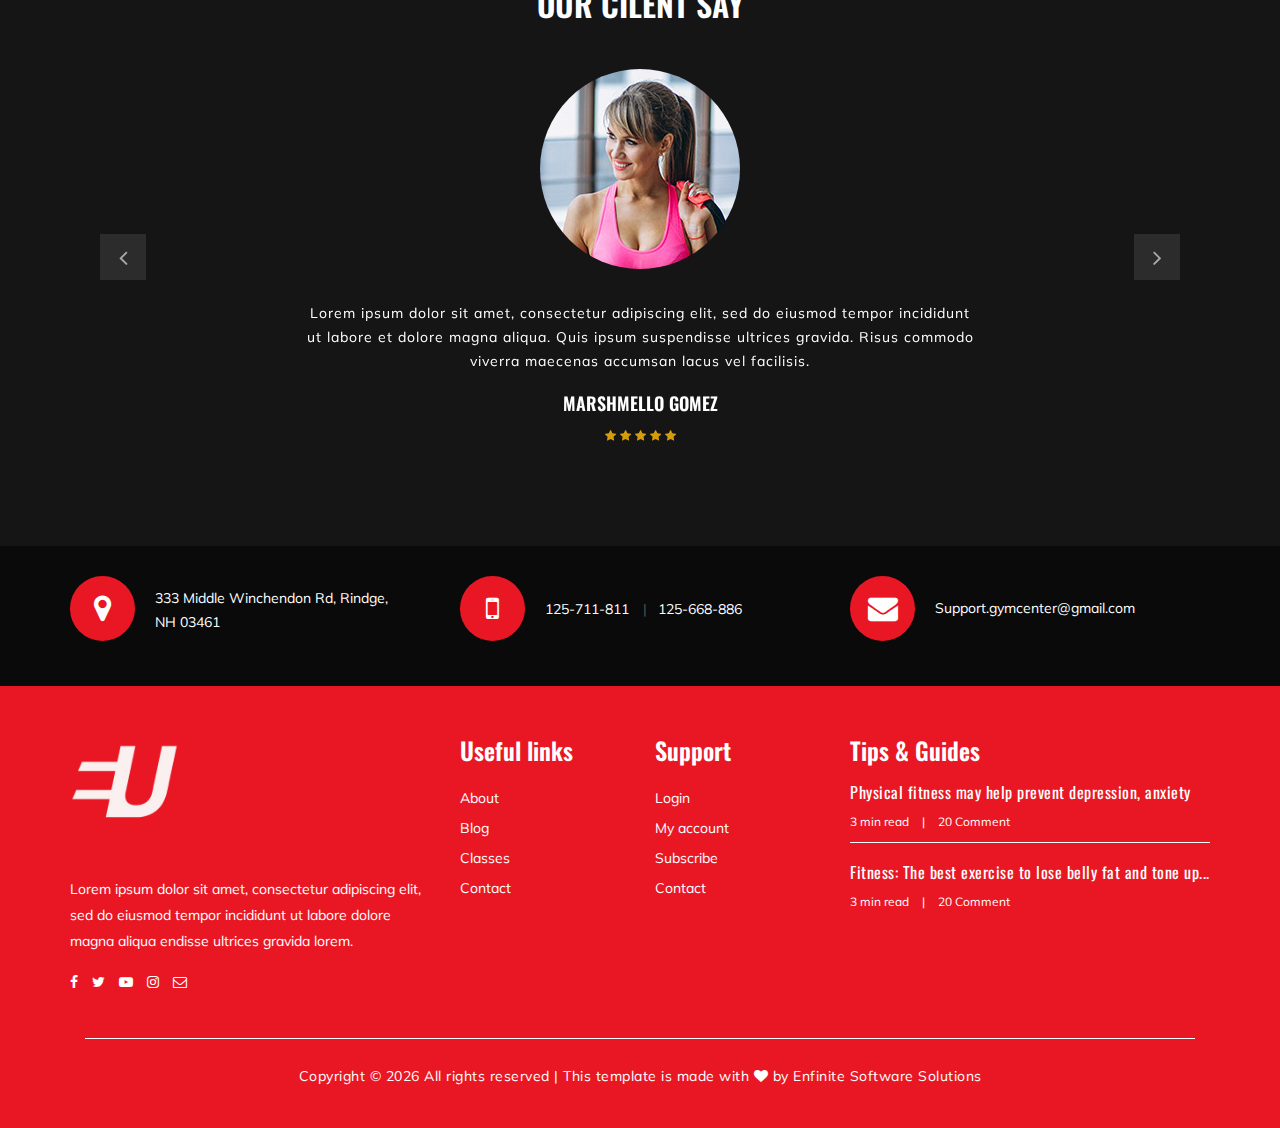
<file: about-us.html>
<!DOCTYPE html>
<html lang="zxx">

<head>
    <meta charset="UTF-8">
    <meta name="description" content="Gym Template">
    <meta name="keywords" content="Gym, unica, creative, html">
    <meta name="viewport" content="width=device-width, initial-scale=1.0">
    <meta http-equiv="X-UA-Compatible" content="ie=edge">
    <title>Gym | Template</title>

    <!-- Google Font -->
    <link href="https://fonts.googleapis.com/css?family=Muli:300,400,500,600,700,800,900&display=swap" rel="stylesheet">
    <link href="https://fonts.googleapis.com/css?family=Oswald:300,400,500,600,700&display=swap" rel="stylesheet">

    <!-- Css Styles -->
    <link rel="stylesheet" href="css/bootstrap.min.css" type="text/css">
    <link rel="stylesheet" href="css/font-awesome.min.css" type="text/css">
    <link rel="stylesheet" href="css/flaticon.css" type="text/css">
    <link rel="stylesheet" href="css/owl.carousel.min.css" type="text/css">
    <link rel="stylesheet" href="css/barfiller.css" type="text/css">
    <link rel="stylesheet" href="css/magnific-popup.css" type="text/css">
    <link rel="stylesheet" href="css/slicknav.min.css" type="text/css">
    <link rel="stylesheet" href="css/style.css" type="text/css">
</head>

<body>
    <!-- Page Preloder -->
    <div id="preloder">
        <div class="loader"></div>
    </div>

    <!-- Offcanvas Menu Section Begin -->
    <div class="offcanvas-menu-overlay"></div>
    <div class="offcanvas-menu-wrapper">
        <div class="canvas-close">
            <i class="fa fa-close"></i>
        </div>
        <div class="canvas-search search-switch">
            <i class="fa fa-search"></i>
        </div>
        <nav class="canvas-menu mobile-menu">
            <ul>
                <li><a href="./index.html">Home</a></li>
                <li><a href="./about-us.html">About Us</a></li>
                <li><a href="./classes.html">Classes</a></li>
                <li><a href="./services.html">Services</a></li>
                <li><a href="./team.html">Our Team</a></li>
                <li><a href="#">Pages</a>
                    <ul class="dropdown">
                        <li><a href="./about-us.html">About us</a></li>
                        <li><a href="./class-timetable.html">Classes timetable</a></li>
                        <li><a href="./bmi-calculator.html">Bmi calculate</a></li>
                        <li><a href="./team.html">Our team</a></li>
                        <li><a href="./gallery.html">Gallery</a></li>
                        <li><a href="./blog.html">Our blog</a></li>
                        <li><a href="./404.html">404</a></li>
                    </ul>
                </li>
                <li><a href="./contact.html">Contact</a></li>
            </ul>
        </nav>
        <div id="mobile-menu-wrap"></div>
        <div class="canvas-social">
            <a href="#"><i class="fa fa-facebook"></i></a>
            <a href="#"><i class="fa fa-twitter"></i></a>
            <a href="#"><i class="fa fa-youtube-play"></i></a>
            <a href="#"><i class="fa fa-instagram"></i></a>
        </div>
    </div>
    <!-- Offcanvas Menu Section End -->

    <!-- Header Section Begin -->
    <header class="header-section">
        <div class="container-fluid">
            <div class="row">
                <div class="col-lg-3">
                    <div class="logo">
                        <a href="./index.html">
                            <img src="img/Green_And_White_Typography_Wedding_Logo__4_-removebg-preview.png" alt=""
                                style="height: 60px; width: 80px;">
                        </a>
                    </div>
                </div>
                <div class="col-lg-6">
                    <nav class="nav-menu">
                        <ul>
                            <li><a href="./index.html">Home</a></li>
                            <li class="active"><a href="./about-us.html">About Us</a></li>
                            <li><a href="./class-details.html">Classes</a></li>
                            <li><a href="./services.html">Services</a></li>
                            <li><a href="./team.html">Our Team</a></li>
                            <li><a href="#">Pages</a>
                                <ul class="dropdown">
                                    <li><a href="./about-us.html">About us</a></li>
                                    <li><a href="./class-timetable.html">Classes timetable</a></li>
                                    <li><a href="./bmi-calculator.html">Bmi calculate</a></li>
                                    <li><a href="./team.html">Our team</a></li>
                                    <li><a href="./gallery.html">Gallery</a></li>
                                    <li><a href="./blog.html">Our blog</a></li>
                                    <li><a href="./404.html">404</a></li>
                                </ul>
                            </li>
                            <li><a href="./contact.html">Contact</a></li>
                        </ul>
                    </nav>
                </div>
                <div class="col-lg-3">
                    <div class="top-option">
                        <div class="to-search search-switch">
                            <i class="fa fa-search"></i>
                        </div>
                        <div class="to-social">
                            <a href="#"><i class="fa fa-facebook"></i></a>
                            <a href="#"><i class="fa fa-twitter"></i></a>
                            <a href="#"><i class="fa fa-youtube-play"></i></a>
                            <a href="#"><i class="fa fa-instagram"></i></a>
                        </div>
                    </div>
                </div>
            </div>
            <div class="canvas-open">
                <i class="fa fa-bars"></i>
            </div>
        </div>
    </header>
    <!-- Header End -->

    <!-- Breadcrumb Section Begin -->
    <section class="breadcrumb-section set-bg" data-setbg="img/breadcrumb-bg.jpg">
        <div class="container">
            <div class="row">
                <div class="col-lg-12 text-center">
                    <div class="breadcrumb-text">
                        <h2>About us</h2>
                        <div class="bt-option">
                            <a href="./index.html">Home</a>
                            <span>About</span>
                        </div>
                    </div>
                </div>
            </div>
        </div>
    </section>
    <!-- Breadcrumb Section End -->

    <!-- ChoseUs Section Begin -->
    <section class="choseus-section spad">
        <div class="container">
            <div class="row">
                <div class="col-lg-12">
                    <div class="section-title">
                        <span>Why chose us?</span>
                        <h2>PUSH YOUR LIMITS FORWARD</h2>
                    </div>
                </div>
            </div>
            <div class="row">
                <div class="col-lg-3 col-sm-6">
                    <div class="cs-item">
                        <span class="flaticon-034-stationary-bike"></span>
                        <h4>Modern equipment</h4>
                        <p>Lorem ipsum dolor sit amet, consectetur adipiscing elit, sed do eiusmod tempor incididunt ut
                            dolore facilisis.</p>
                    </div>
                </div>
                <div class="col-lg-3 col-sm-6">
                    <div class="cs-item">
                        <span class="flaticon-033-juice"></span>
                        <h4>Healthy nutrition plan</h4>
                        <p>Quis ipsum suspendisse ultrices gravida. Risus commodo viverra maecenas accumsan lacus vel
                            facilisis.</p>
                    </div>
                </div>
                <div class="col-lg-3 col-sm-6">
                    <div class="cs-item">
                        <span class="flaticon-002-dumbell"></span>
                        <h4>Proffesponal training plan</h4>
                        <p>Lorem ipsum dolor sit amet, consectetur adipiscing elit, sed do eiusmod tempor incididunt ut
                            dolore facilisis.</p>
                    </div>
                </div>
                <div class="col-lg-3 col-sm-6">
                    <div class="cs-item">
                        <span class="flaticon-014-heart-beat"></span>
                        <h4>Unique to your needs</h4>
                        <p>Quis ipsum suspendisse ultrices gravida. Risus commodo viverra maecenas accumsan lacus vel
                            facilisis.</p>
                    </div>
                </div>
            </div>
        </div>
    </section>
    <!-- ChoseUs Section End -->

    <!-- About US Section Begin -->
    <section class="aboutus-section">
        <div class="container-fluid">
            <div class="row">
                <div class="col-lg-6 p-0">
                    <div class="about-video set-bg" data-setbg="img/about-us.jpg">
                        <a href="https://www.youtube.com/watch?v=EzKkl64rRbM" class="play-btn video-popup"><i
                                class="fa fa-caret-right"></i></a>
                    </div>
                </div>
                <div class="col-lg-6 p-0">
                    <div class="about-text">
                        <div class="section-title">
                            <span>About Us</span>
                            <h2>What we have done</h2>
                        </div>
                        <div class="at-desc">
                            <p>Lorem ipsum dolor sit amet, consectetur adipiscing elit, sed do eiusmod tempor incididunt
                                ut labore et dolore magna aliqua. Quis ipsum suspendisse ultrices gravida. Risus commodo
                                viverra maecenas accumsan lacus vel facilisis. aliquip ex ea commodo consequat sit amet,
                                consectetur adipiscing elit, sed do eiusmod tempor.</p>
                        </div>
                        <div class="about-bar">
                            <div class="ab-item">
                                <p>Body building</p>
                                <div id="bar1" class="barfiller">
                                    <span class="fill" data-percentage="80"></span>
                                    <div class="tipWrap">
                                        <span class="tip"></span>
                                    </div>
                                </div>
                            </div>
                            <div class="ab-item">
                                <p>Training</p>
                                <div id="bar2" class="barfiller">
                                    <span class="fill" data-percentage="85"></span>
                                    <div class="tipWrap">
                                        <span class="tip"></span>
                                    </div>
                                </div>
                            </div>
                            <div class="ab-item">
                                <p>Fitness</p>
                                <div id="bar3" class="barfiller">
                                    <span class="fill" data-percentage="75"></span>
                                    <div class="tipWrap">
                                        <span class="tip"></span>
                                    </div>
                                </div>
                            </div>
                        </div>
                    </div>
                </div>
            </div>
        </div>
    </section>
    <!-- About US Section End -->

    <!-- Team Section Begin -->
    <section class="team-section spad">
        <div class="container">
            <div class="row">
                <div class="col-lg-12">
                    <div class="team-title">
                        <div class="section-title">
                            <span>Our Team</span>
                            <h2>TRAIN WITH EXPERTS</h2>
                        </div>
                        <a href="#" class="primary-btn btn-normal appoinment-btn">appointment</a>
                    </div>
                </div>
            </div>
            <div class="row">
                <div class="ts-slider owl-carousel">
                    <div class="col-lg-4">
                        <div class="ts-item set-bg" data-setbg="img/team/team-1.jpg">
                            <div class="ts_text">
                                <h4>Athart Rachel</h4>
                                <span>Gym Trainer</span>
                            </div>
                        </div>
                    </div>
                    <div class="col-lg-4">
                        <div class="ts-item set-bg" data-setbg="img/team/team-2.jpg">
                            <div class="ts_text">
                                <h4>Athart Rachel</h4>
                                <span>Gym Trainer</span>
                            </div>
                        </div>
                    </div>
                    <div class="col-lg-4">
                        <div class="ts-item set-bg" data-setbg="img/team/team-3.jpg">
                            <div class="ts_text">
                                <h4>Athart Rachel</h4>
                                <span>Gym Trainer</span>
                            </div>
                        </div>
                    </div>
                    <div class="col-lg-4">
                        <div class="ts-item set-bg" data-setbg="img/team/team-4.jpg">
                            <div class="ts_text">
                                <h4>Athart Rachel</h4>
                                <span>Gym Trainer</span>
                            </div>
                        </div>
                    </div>
                    <div class="col-lg-4">
                        <div class="ts-item set-bg" data-setbg="img/team/team-5.jpg">
                            <div class="ts_text">
                                <h4>Athart Rachel</h4>
                                <span>Gym Trainer</span>
                            </div>
                        </div>
                    </div>
                    <div class="col-lg-4">
                        <div class="ts-item set-bg" data-setbg="img/team/team-6.jpg">
                            <div class="ts_text">
                                <h4>Athart Rachel</h4>
                                <span>Gym Trainer</span>
                            </div>
                        </div>
                    </div>
                </div>
            </div>
        </div>
    </section>
    <!-- Team Section End -->

    <!-- Banner Section Begin -->
    <section class="banner-section set-bg" data-setbg="img/banner-bg.jpg">
        <div class="container">
            <div class="row">
                <div class="col-lg-12 text-center">
                    <div class="bs-text">
                        <h2>registration now to get more deals</h2>
                        <div class="bt-tips">Where health, beauty and fitness meet.</div>
                        <a href="#" class="primary-btn  btn-normal">Appointment</a>
                    </div>
                </div>
            </div>
        </div>
    </section>
    <!-- Banner Section End -->

    <!-- Testimonial Section Begin -->
    <section class="testimonial-section spad">
        <div class="container">
            <div class="row">
                <div class="col-lg-12">
                    <div class="section-title">
                        <span>Testimonial</span>
                        <h2>Our cilent say</h2>
                    </div>
                </div>
            </div>
            <div class="ts_slider owl-carousel">
                <div class="ts_item">
                    <div class="row">
                        <div class="col-lg-12 text-center">
                            <div class="ti_pic">
                                <img src="img/testimonial/testimonial-1.jpg" alt="">
                            </div>
                            <div class="ti_text">
                                <p>Lorem ipsum dolor sit amet, consectetur adipiscing elit, sed do eiusmod tempor
                                    incididunt<br /> ut labore et dolore magna aliqua. Quis ipsum suspendisse ultrices
                                    gravida. Risus commodo<br /> viverra maecenas accumsan lacus vel facilisis.</p>
                                <h5>Marshmello Gomez</h5>
                                <div class="tt-rating">
                                    <i class="fa fa-star"></i>
                                    <i class="fa fa-star"></i>
                                    <i class="fa fa-star"></i>
                                    <i class="fa fa-star"></i>
                                    <i class="fa fa-star"></i>
                                </div>
                            </div>
                        </div>
                    </div>
                </div>
                <div class="ts_item">
                    <div class="row">
                        <div class="col-lg-12 text-center">
                            <div class="ti_pic">
                                <img src="img/testimonial/testimonial-2.jpg" alt="">
                            </div>
                            <div class="ti_text">
                                <p>Lorem ipsum dolor sit amet, consectetur adipiscing elit, sed do eiusmod tempor
                                    incididunt<br /> ut labore et dolore magna aliqua. Quis ipsum suspendisse ultrices
                                    gravida. Risus commodo<br /> viverra maecenas accumsan lacus vel facilisis.</p>
                                <h5>Marshmello Gomez</h5>
                                <div class="tt-rating">
                                    <i class="fa fa-star"></i>
                                    <i class="fa fa-star"></i>
                                    <i class="fa fa-star"></i>
                                    <i class="fa fa-star"></i>
                                    <i class="fa fa-star"></i>
                                </div>
                            </div>
                        </div>
                    </div>
                </div>
            </div>
        </div>
    </section>
    <!-- Testimonial Section End -->

    <!-- Get In Touch Section Begin -->
    <div class="gettouch-section">
        <div class="container">
            <div class="row">
                <div class="col-md-4">
                    <div class="gt-text">
                        <i class="fa fa-map-marker"></i>
                        <p>333 Middle Winchendon Rd, Rindge,<br /> NH 03461</p>
                    </div>
                </div>
                <div class="col-md-4">
                    <div class="gt-text">
                        <i class="fa fa-mobile"></i>
                        <ul>
                            <li>125-711-811</li>
                            <li>125-668-886</li>
                        </ul>
                    </div>
                </div>
                <div class="col-md-4">
                    <div class="gt-text email">
                        <i class="fa fa-envelope"></i>
                        <p>Support.gymcenter@gmail.com</p>
                    </div>
                </div>
            </div>
        </div>
    </div>
    <!-- Get In Touch Section End -->

    <!-- Footer Section Begin -->
    <section class="footer-section">
        <div class="container">
            <div class="row">
                <div class="col-lg-4">
                    <div class="fs-about">
                        <div class="fa-logo">
                            <img src="img/Green_And_White_Typography_Wedding_Logo__4_-removebg-preview.png" alt=""
                                style="height: 110px; width: 110px;">
                        </div>
                        <p>Lorem ipsum dolor sit amet, consectetur adipiscing elit, sed do eiusmod tempor incididunt ut
                            labore dolore magna aliqua endisse ultrices gravida lorem.</p>
                        <div class="fa-social">
                            <a href="#"><i class="fa fa-facebook"></i></a>
                            <a href="#"><i class="fa fa-twitter"></i></a>
                            <a href="#"><i class="fa fa-youtube-play"></i></a>
                            <a href="#"><i class="fa fa-instagram"></i></a>
                            <a href="#"><i class="fa  fa-envelope-o"></i></a>
                        </div>
                    </div>
                </div>
                <div class="col-lg-2 col-md-3 col-sm-6">
                    <div class="fs-widget">
                        <h4>Useful links</h4>
                        <ul>
                            <li><a href="#">About</a></li>
                            <li><a href="#">Blog</a></li>
                            <li><a href="#">Classes</a></li>
                            <li><a href="#">Contact</a></li>
                        </ul>
                    </div>
                </div>
                <div class="col-lg-2 col-md-3 col-sm-6">
                    <div class="fs-widget">
                        <h4>Support</h4>
                        <ul>
                            <li><a href="#">Login</a></li>
                            <li><a href="#">My account</a></li>
                            <li><a href="#">Subscribe</a></li>
                            <li><a href="#">Contact</a></li>
                        </ul>
                    </div>
                </div>
                <div class="col-lg-4 col-md-6">
                    <div class="fs-widget">
                        <h4>Tips & Guides</h4>
                        <div class="fw-recent">
                            <h6><a href="#">Physical fitness may help prevent depression, anxiety</a></h6>
                            <ul>
                                <li>3 min read</li>
                                <li>20 Comment</li>
                            </ul>
                        </div>
                        <div class="fw-recent">
                            <h6><a href="#">Fitness: The best exercise to lose belly fat and tone up...</a></h6>
                            <ul>
                                <li>3 min read</li>
                                <li>20 Comment</li>
                            </ul>
                        </div>
                    </div>
                </div>
            </div>
            <div class="row">
                <div class="col-lg-12 text-center">
                    <div class="col-lg-12 text-center">
                        <div class="copyright-text">
                            <p><!-- Link back to Colorlib can't be removed. Template is licensed under CC BY 3.0. -->
                                Copyright &copy;
                                <script>document.write(new Date().getFullYear());</script> All rights reserved | This
                                template is made with <i class="fa fa-heart" aria-hidden="true"></i> by <a
                                    href="https://enfinite.in/" target="_blank"> Enfinite Software Solutions</a>
                                <!-- Link back to Colorlib can't be removed. Template is licensed under CC BY 3.0. -->
                            </p>
                        </div>
                    </div>
                </div>
            </div>
        </div>
    </section>
    <!-- Footer Section End -->

    <!-- Search model Begin -->
    <div class="search-model">
        <div class="h-100 d-flex align-items-center justify-content-center">
            <div class="search-close-switch">+</div>
            <form class="search-model-form">
                <input type="text" id="search-input" placeholder="Search here.....">
            </form>
        </div>
    </div>
    <!-- Search model end -->

    <!-- Js Plugins -->
    <script src="js/jquery-3.3.1.min.js"></script>
    <script src="js/bootstrap.min.js"></script>
    <script src="js/jquery.magnific-popup.min.js"></script>
    <script src="js/masonry.pkgd.min.js"></script>
    <script src="js/jquery.barfiller.js"></script>
    <script src="js/jquery.slicknav.js"></script>
    <script src="js/owl.carousel.min.js"></script>
    <script src="js/main.js"></script>


</body>

</html>
</file>
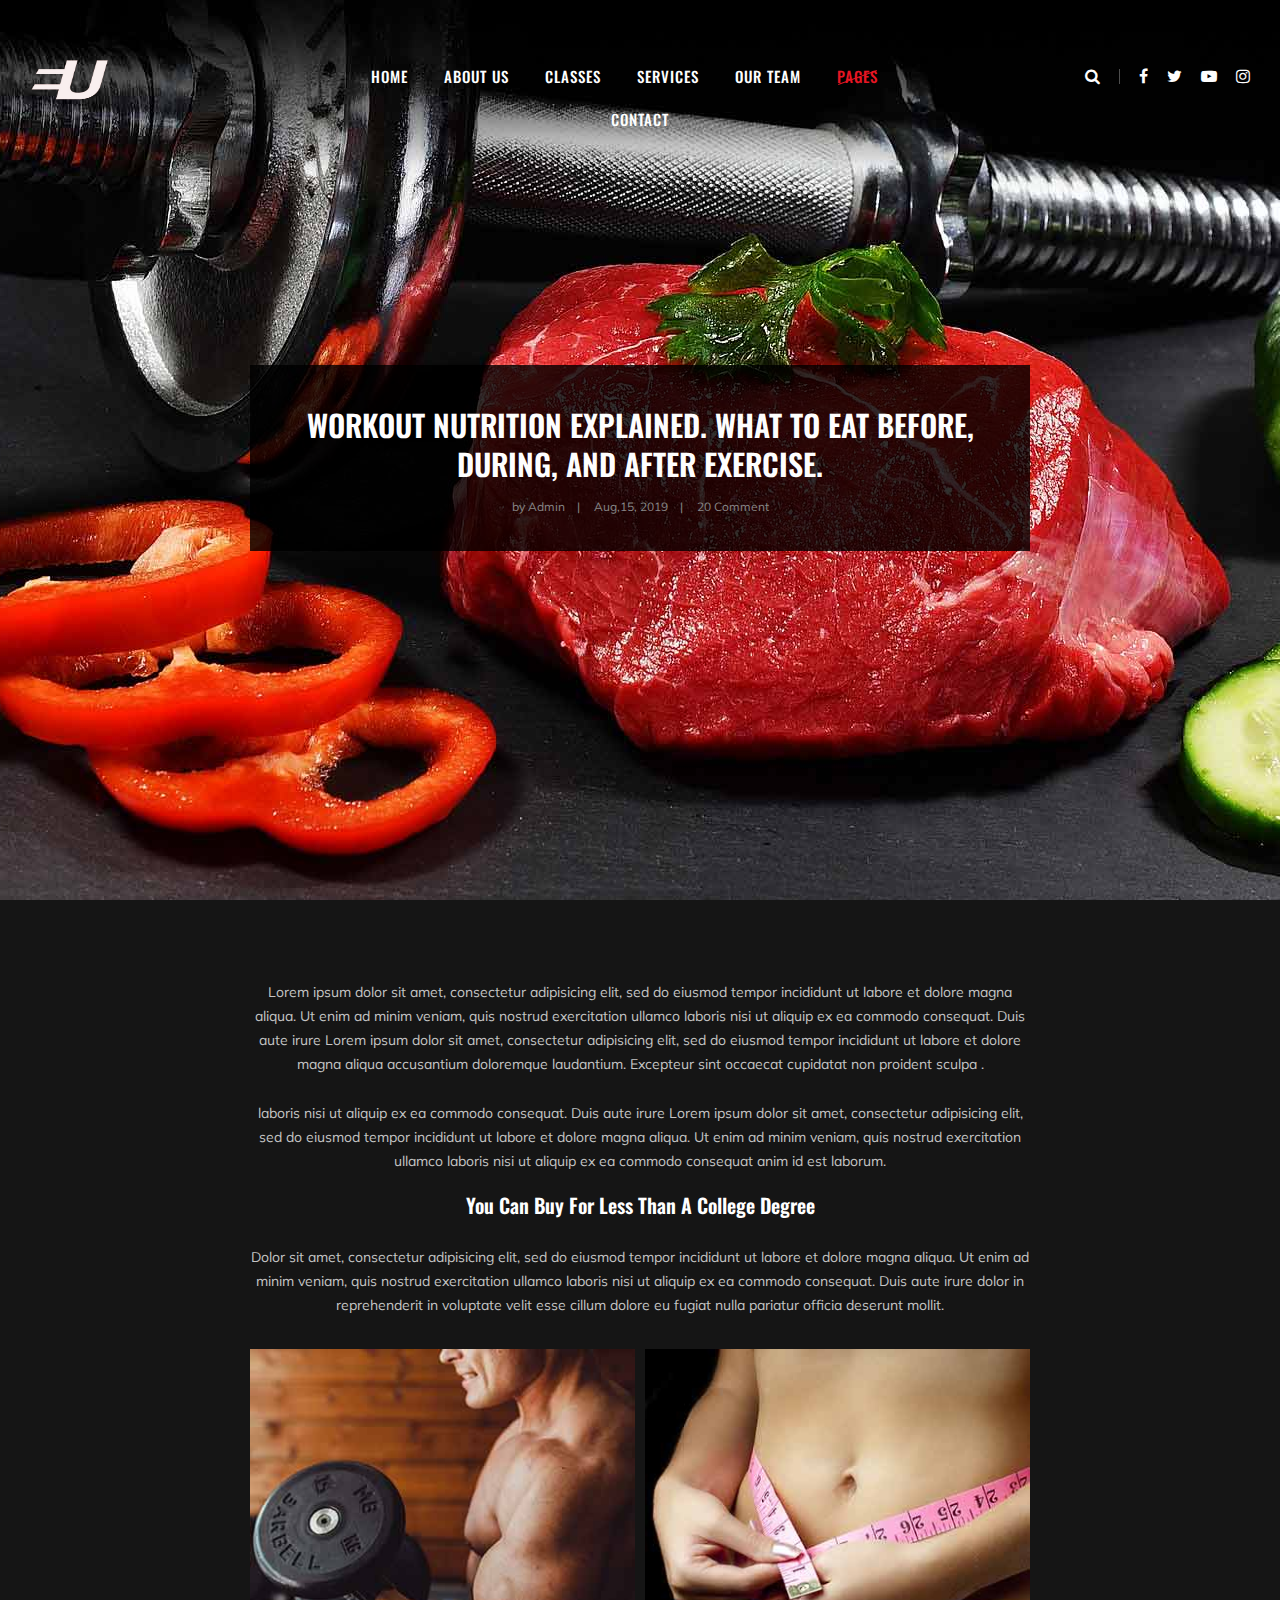
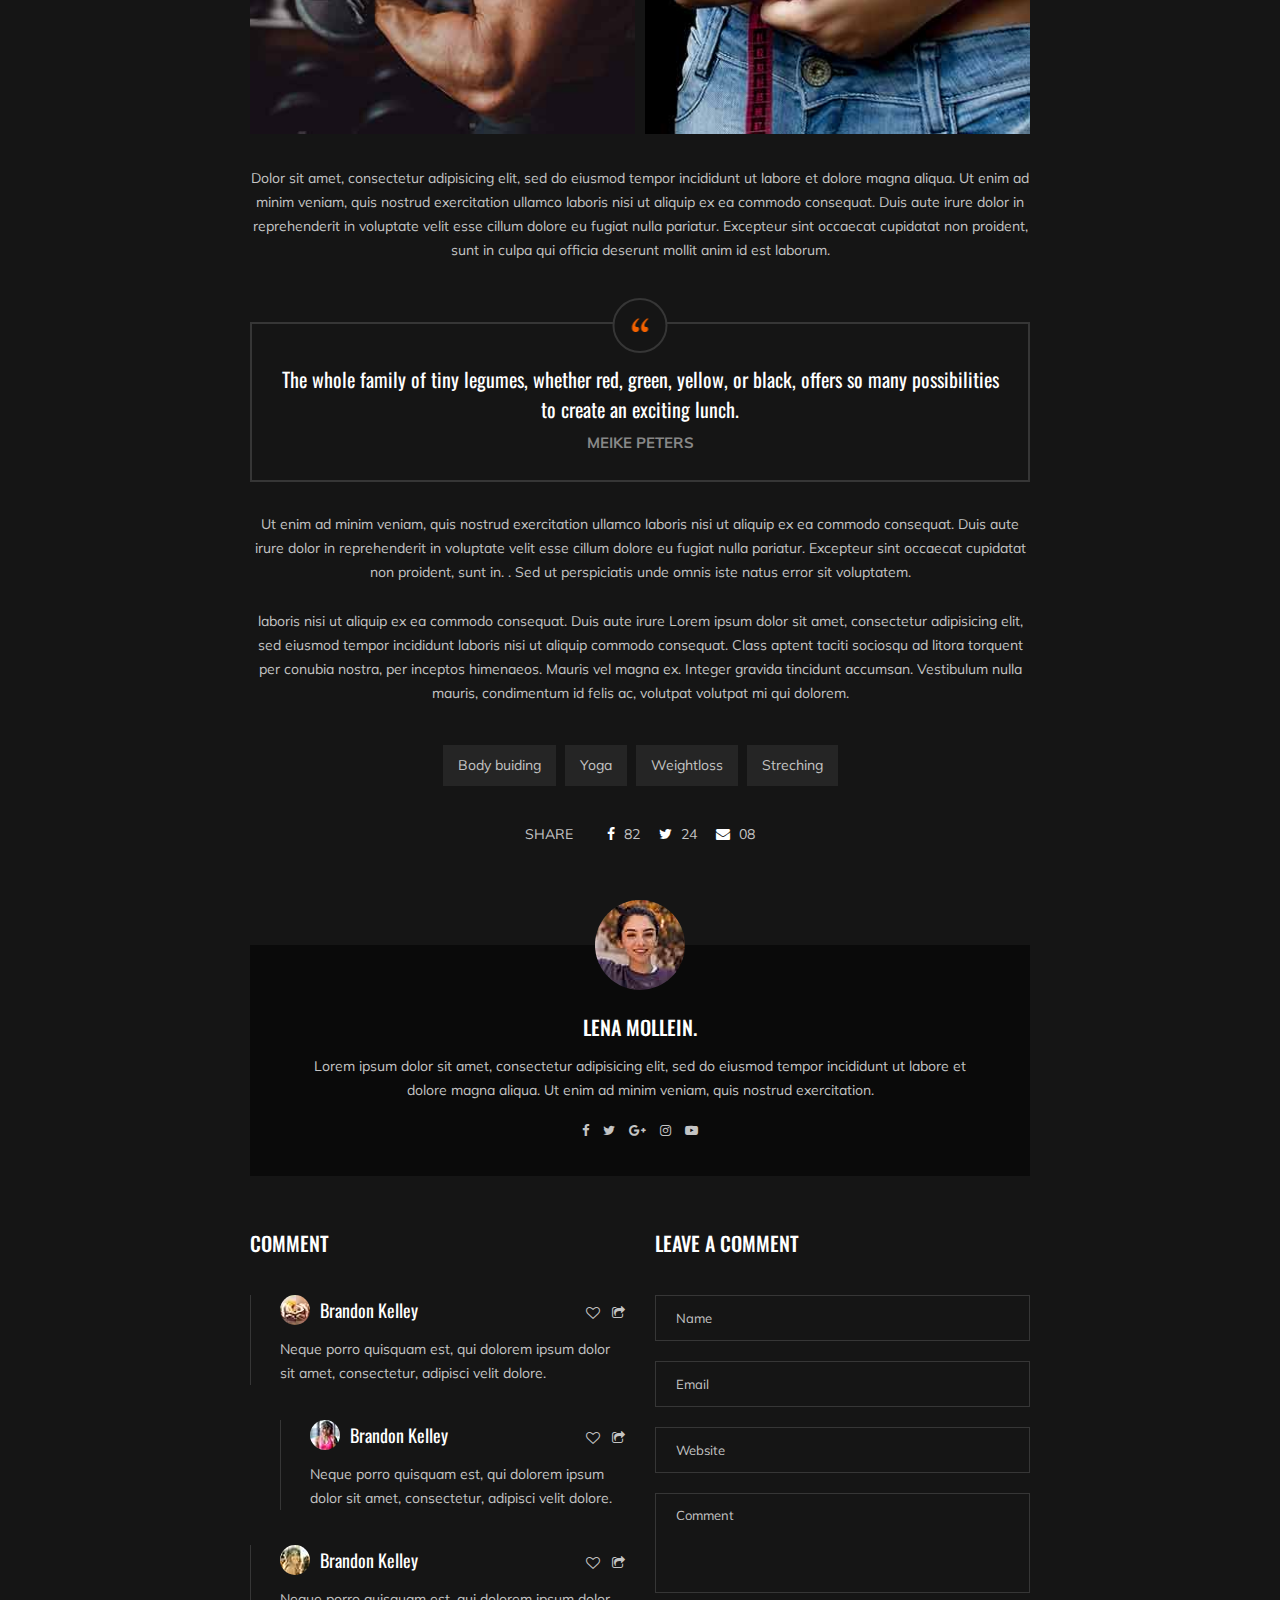
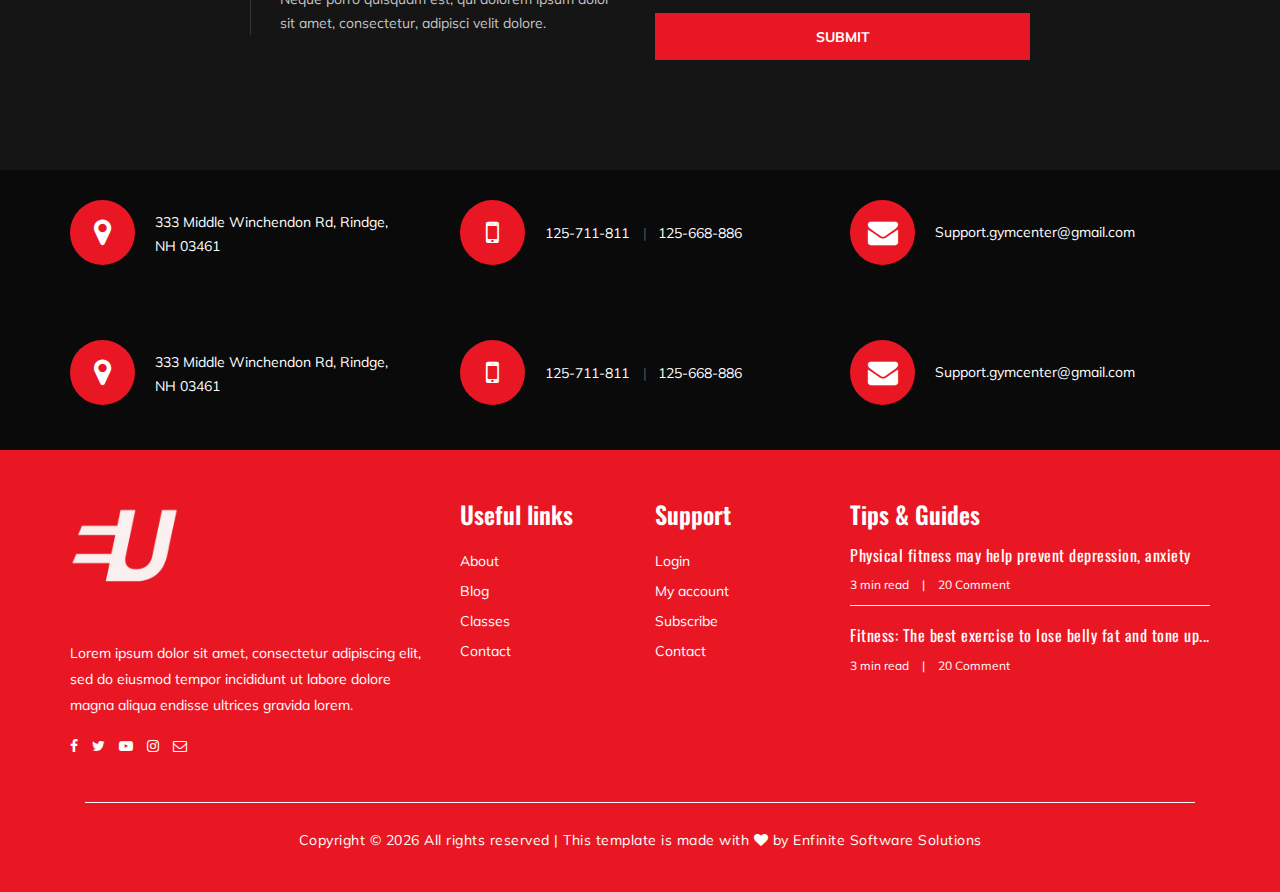
<file: blog-details.html>
<!DOCTYPE html>
<html lang="zxx">

<head>
    <meta charset="UTF-8">
    <meta name="description" content="Gym Template">
    <meta name="keywords" content="Gym, unica, creative, html">
    <meta name="viewport" content="width=device-width, initial-scale=1.0">
    <meta http-equiv="X-UA-Compatible" content="ie=edge">
    <title>Gym | Template</title>

    <!-- Google Font -->
    <link href="https://fonts.googleapis.com/css?family=Muli:300,400,500,600,700,800,900&display=swap" rel="stylesheet">
    <link href="https://fonts.googleapis.com/css?family=Oswald:300,400,500,600,700&display=swap" rel="stylesheet">

    <!-- Css Styles -->
    <link rel="stylesheet" href="css/bootstrap.min.css" type="text/css">
    <link rel="stylesheet" href="css/font-awesome.min.css" type="text/css">
    <link rel="stylesheet" href="css/flaticon.css" type="text/css">
    <link rel="stylesheet" href="css/owl.carousel.min.css" type="text/css">
    <link rel="stylesheet" href="css/barfiller.css" type="text/css">
    <link rel="stylesheet" href="css/magnific-popup.css" type="text/css">
    <link rel="stylesheet" href="css/slicknav.min.css" type="text/css">
    <link rel="stylesheet" href="css/style.css" type="text/css">
</head>

<body>
    <!-- Page Preloder -->
    <div id="preloder">
        <div class="loader"></div>
    </div>

    <!-- Offcanvas Menu Section Begin -->
    <div class="offcanvas-menu-overlay"></div>
    <div class="offcanvas-menu-wrapper">
        <div class="canvas-close">
            <i class="fa fa-close"></i>
        </div>
        <div class="canvas-search search-switch">
            <i class="fa fa-search"></i>
        </div>
        <nav class="canvas-menu mobile-menu">
            <ul>
                <li><a href="./index.html">Home</a></li>
                <li><a href="./about-us.html">About Us</a></li>
                <li><a href="./class-details.html">Classes</a></li>
                <li><a href="./services.html">Services</a></li>
                <li><a href="./team.html">Our Team</a></li>
                <li><a href="#">Pages</a>
                    <ul class="dropdown">
                        <li><a href="./about-us.html">About us</a></li>
                        <li><a href="./class-timetable.html">Classes timetable</a></li>
                        <li><a href="./bmi-calculator.html">Bmi calculate</a></li>
                        <li><a href="./team.html">Our team</a></li>
                        <li><a href="./gallery.html">Gallery</a></li>
                        <li><a href="./blog.html">Our blog</a></li>
                        <li><a href="./404.html">404</a></li>
                    </ul>
                </li>
                <li><a href="./contact.html">Contact</a></li>
            </ul>
        </nav>
        <div id="mobile-menu-wrap"></div>
        <div class="canvas-social">
            <a href="#"><i class="fa fa-facebook"></i></a>
            <a href="#"><i class="fa fa-twitter"></i></a>
            <a href="#"><i class="fa fa-youtube-play"></i></a>
            <a href="#"><i class="fa fa-instagram"></i></a>
        </div>
    </div>
    <!-- Offcanvas Menu Section End -->

    <!-- Header Section Begin -->
    <header class="header-section">
        <div class="container-fluid">
            <div class="row">
                <div class="col-lg-3">
                    <div class="logo">
                        <a href="./index.html">
                            <img src="img/Green_And_White_Typography_Wedding_Logo__4_-removebg-preview.png" alt=""
                                style="height: 60px; width: 80px;">
                        </a>
                    </div>
                </div>
                <div class="col-lg-6">
                    <nav class="nav-menu">
                        <ul>
                            <li><a href="./index.html">Home</a></li>
                            <li><a href="./about-us.html">About Us</a></li>
                            <li><a href="./class-details.html">Classes</a></li>
                            <li><a href="./services.html">Services</a></li>
                            <li><a href="./team.html">Our Team</a></li>
                            <li class="active"><a href="#">Pages</a>
                                <ul class="dropdown">
                                    <li><a href="./about-us.html">About us</a></li>
                                    <li><a href="./class-timetable.html">Classes timetable</a></li>
                                    <li><a href="./bmi-calculator.html">Bmi calculate</a></li>
                                    <li><a href="./team.html">Our team</a></li>
                                    <li><a href="./gallery.html">Gallery</a></li>
                                    <li><a href="./blog.html">Our blog</a></li>
                                    <li><a href="./404.html">404</a></li>
                                </ul>
                            </li>
                            <li><a href="./contact.html">Contact</a></li>
                        </ul>
                    </nav>
                </div>
                <div class="col-lg-3">
                    <div class="top-option">
                        <div class="to-search search-switch">
                            <i class="fa fa-search"></i>
                        </div>
                        <div class="to-social">
                            <a href="#"><i class="fa fa-facebook"></i></a>
                            <a href="#"><i class="fa fa-twitter"></i></a>
                            <a href="#"><i class="fa fa-youtube-play"></i></a>
                            <a href="#"><i class="fa fa-instagram"></i></a>
                        </div>
                    </div>
                </div>
            </div>
            <div class="canvas-open">
                <i class="fa fa-bars"></i>
            </div>
        </div>
    </header>
    <!-- Header End -->

    <!-- Blog Details Hero Section Begin -->
    <section class="blog-details-hero set-bg" data-setbg="img/blog/details/details-hero.jpg">
        <div class="container">
            <div class="row">
                <div class="col-lg-8 p-0 m-auto">
                    <div class="bh-text">
                        <h3>Workout nutrition explained. What to eat before, during, and after exercise.</h3>
                        <ul>
                            <li>by Admin</li>
                            <li>Aug,15, 2019</li>
                            <li>20 Comment</li>
                        </ul>
                    </div>
                </div>
            </div>
        </div>
    </section>
    <!-- Blog Details Hero Section End -->

    <!-- Blog Details Section Begin -->
    <section class="blog-details-section spad">
        <div class="container">
            <div class="row">
                <div class="col-lg-8 p-0 m-auto">
                    <div class="blog-details-text">
                        <div class="blog-details-title">
                            <p>Lorem ipsum dolor sit amet, consectetur adipisicing elit, sed do eiusmod tempor
                                incididunt ut labore et dolore magna aliqua. Ut enim ad minim veniam, quis nostrud
                                exercitation ullamco laboris nisi ut aliquip ex ea commodo consequat. Duis aute irure
                                Lorem ipsum dolor sit amet, consectetur adipisicing elit, sed do eiusmod tempor
                                incididunt ut labore et dolore magna aliqua accusantium doloremque laudantium. Excepteur
                                sint occaecat cupidatat non proident sculpa .</p>
                            <p>laboris nisi ut aliquip ex ea commodo consequat. Duis aute irure Lorem ipsum dolor sit
                                amet, consectetur adipisicing elit, sed do eiusmod tempor incididunt ut labore et dolore
                                magna aliqua. Ut enim ad minim veniam, quis nostrud exercitation ullamco laboris nisi ut
                                aliquip ex ea commodo consequat anim id est laborum.</p>
                            <h5>You Can Buy For Less Than A College Degree</h5>
                            <p>Dolor sit amet, consectetur adipisicing elit, sed do eiusmod tempor incididunt ut labore
                                et dolore magna aliqua. Ut enim ad minim veniam, quis nostrud exercitation ullamco
                                laboris nisi ut aliquip ex ea commodo consequat. Duis aute irure dolor in reprehenderit
                                in voluptate velit esse cillum dolore eu fugiat nulla pariatur officia deserunt mollit.
                            </p>
                        </div>
                        <div class="blog-details-pic">
                            <div class="blog-details-pic-item">
                                <img src="img/blog/details/details-1.jpg" alt="">
                            </div>
                            <div class="blog-details-pic-item">
                                <img src="img/blog/details/details-2.jpg" alt="">
                            </div>
                        </div>
                        <div class="blog-details-desc">
                            <p>Dolor sit amet, consectetur adipisicing elit, sed do eiusmod tempor incididunt ut labore
                                et dolore magna aliqua. Ut enim ad minim veniam, quis nostrud exercitation ullamco
                                laboris nisi ut aliquip ex ea commodo consequat. Duis aute irure dolor in reprehenderit
                                in voluptate velit esse cillum dolore eu fugiat nulla pariatur. Excepteur sint occaecat
                                cupidatat non proident, sunt in culpa qui officia deserunt mollit anim id est laborum.
                            </p>
                        </div>
                        <div class="blog-details-quote">
                            <div class="quote-icon">
                                <img src="img/blog/details/quote-left.png" alt="">
                            </div>
                            <h5>The whole family of tiny legumes, whether red, green, yellow, or black, offers so many
                                possibilities to create an exciting lunch.</h5>
                            <span>MEIKE PETERS</span>
                        </div>
                        <div class="blog-details-more-desc">
                            <p>Ut enim ad minim veniam, quis nostrud exercitation ullamco laboris nisi ut aliquip ex ea
                                commodo consequat. Duis aute irure dolor in reprehenderit in voluptate velit esse cillum
                                dolore eu fugiat nulla pariatur. Excepteur sint occaecat cupidatat non proident, sunt
                                in. . Sed ut perspiciatis unde omnis iste natus error sit voluptatem.</p>
                            <p>laboris nisi ut aliquip ex ea commodo consequat. Duis aute irure Lorem ipsum dolor sit
                                amet, consectetur adipisicing elit, sed eiusmod tempor incididunt laboris nisi ut
                                aliquip commodo consequat. Class aptent taciti sociosqu ad litora torquent per conubia
                                nostra, per inceptos himenaeos. Mauris vel magna ex. Integer gravida tincidunt accumsan.
                                Vestibulum nulla mauris, condimentum id felis ac, volutpat volutpat mi qui dolorem.</p>
                        </div>
                        <div class="blog-details-tag-share">
                            <div class="tags">
                                <a href="#">Body buiding</a>
                                <a href="#">Yoga</a>
                                <a href="#">Weightloss</a>
                                <a href="#">Streching</a>
                            </div>
                            <div class="share">
                                <span>Share</span>
                                <a href="#"><i class="fa fa-facebook"></i> 82</a>
                                <a href="#"><i class="fa fa-twitter"></i> 24</a>
                                <a href="#"><i class="fa fa-envelope"></i> 08</a>
                            </div>
                        </div>
                        <div class="blog-details-author">
                            <div class="ba-pic">
                                <img src="img/blog/details/blog-profile.jpg" alt="">
                            </div>
                            <div class="ba-text">
                                <h5>Lena Mollein.</h5>
                                <p>Lorem ipsum dolor sit amet, consectetur adipisicing elit, sed do eiusmod tempor
                                    incididunt ut labore et dolore magna aliqua. Ut enim ad minim veniam, quis nostrud
                                    exercitation.</p>
                                <div class="bp-social">
                                    <a href="#"><i class="fa fa-facebook"></i></a>
                                    <a href="#"><i class="fa fa-twitter"></i></a>
                                    <a href="#"><i class="fa fa-google-plus"></i></a>
                                    <a href="#"><i class="fa fa-instagram"></i></a>
                                    <a href="#"><i class="fa fa-youtube-play"></i></a>
                                </div>
                            </div>
                        </div>
                        <div class="row">
                            <div class="col-lg-6">
                                <div class="comment-option">
                                    <h5 class="co-title">Comment</h5>
                                    <div class="co-item">
                                        <div class="co-widget">
                                            <a href="#"><i class="fa fa-heart-o"></i></a>
                                            <a href="#"><i class="fa fa-share-square-o"></i></a>
                                        </div>
                                        <div class="co-pic">
                                            <img src="img/blog/details/comment-1.jpg" alt="">
                                            <h5>Brandon Kelley</h5>
                                        </div>
                                        <div class="co-text">
                                            <p>Neque porro quisquam est, qui dolorem ipsum dolor sit amet, consectetur,
                                                adipisci velit dolore.</p>
                                        </div>
                                    </div>
                                    <div class="co-item reply-comment">
                                        <div class="co-widget">
                                            <a href="#"><i class="fa fa-heart-o"></i></a>
                                            <a href="#"><i class="fa fa-share-square-o"></i></a>
                                        </div>
                                        <div class="co-pic">
                                            <img src="img/blog/details/comment-2.jpg" alt="">
                                            <h5>Brandon Kelley</h5>
                                        </div>
                                        <div class="co-text">
                                            <p>Neque porro quisquam est, qui dolorem ipsum dolor sit amet, consectetur,
                                                adipisci velit dolore.</p>
                                        </div>
                                    </div>
                                    <div class="co-item">
                                        <div class="co-widget">
                                            <a href="#"><i class="fa fa-heart-o"></i></a>
                                            <a href="#"><i class="fa fa-share-square-o"></i></a>
                                        </div>
                                        <div class="co-pic">
                                            <img src="img/blog/details/comment-3.jpg" alt="">
                                            <h5>Brandon Kelley</h5>
                                        </div>
                                        <div class="co-text">
                                            <p>Neque porro quisquam est, qui dolorem ipsum dolor sit amet, consectetur,
                                                adipisci velit dolore.</p>
                                        </div>
                                    </div>
                                </div>
                            </div>
                            <div class="col-lg-6">
                                <div class="leave-comment">
                                    <h5>Leave a comment</h5>
                                    <form action="#">
                                        <input type="text" placeholder="Name">
                                        <input type="text" placeholder="Email">
                                        <input type="text" placeholder="Website">
                                        <textarea placeholder="Comment"></textarea>
                                        <button type="submit">Submit</button>
                                    </form>
                                </div>
                            </div>
                        </div>
                    </div>
                </div>
            </div>
        </div>
    </section>
    <!-- Blog Details Section End -->

    <!-- Get In Touch Section Begin -->
    <div class="gettouch-section">
        <div class="container">
            <div class="row">
                <div class="col-lg-4">
                    <div class="gt-text">
                        <i class="fa fa-map-marker"></i>
                        <p>333 Middle Winchendon Rd, Rindge,<br /> NH 03461</p>
                    </div>
                </div>
                <div class="col-lg-4">
                    <div class="gt-text">
                        <i class="fa fa-mobile"></i>
                        <ul>
                            <li>125-711-811</li>
                            <li>125-668-886</li>
                        </ul>
                    </div>
                </div>
                <div class="col-lg-4">
                    <div class="gt-text email">
                        <i class="fa fa-envelope"></i>
                        <p>Support.gymcenter@gmail.com</p>
                    </div>
                </div>
            </div>
        </div>
    </div>
    <!-- Get In Touch Section End -->

    <!-- Get In Touch Section Begin -->
    <div class="gettouch-section">
        <div class="container">
            <div class="row">
                <div class="col-md-4">
                    <div class="gt-text">
                        <i class="fa fa-map-marker"></i>
                        <p>333 Middle Winchendon Rd, Rindge,<br /> NH 03461</p>
                    </div>
                </div>
                <div class="col-md-4">
                    <div class="gt-text">
                        <i class="fa fa-mobile"></i>
                        <ul>
                            <li>125-711-811</li>
                            <li>125-668-886</li>
                        </ul>
                    </div>
                </div>
                <div class="col-md-4">
                    <div class="gt-text email">
                        <i class="fa fa-envelope"></i>
                        <p>Support.gymcenter@gmail.com</p>
                    </div>
                </div>
            </div>
        </div>
    </div>
    <!-- Get In Touch Section End -->

    <!-- Footer Section Begin -->
    <section class="footer-section">
        <div class="container">
            <div class="row">
                <div class="col-lg-4">
                    <div class="fs-about">
                        <div class="fa-logo">
                            <img src="img/Green_And_White_Typography_Wedding_Logo__4_-removebg-preview.png" alt=""
                                style="height: 110px; width: 110px;">
                        </div>
                        <p>Lorem ipsum dolor sit amet, consectetur adipiscing elit, sed do eiusmod tempor incididunt ut
                            labore dolore magna aliqua endisse ultrices gravida lorem.</p>
                        <div class="fa-social">
                            <a href="#"><i class="fa fa-facebook"></i></a>
                            <a href="#"><i class="fa fa-twitter"></i></a>
                            <a href="#"><i class="fa fa-youtube-play"></i></a>
                            <a href="#"><i class="fa fa-instagram"></i></a>
                            <a href="#"><i class="fa  fa-envelope-o"></i></a>
                        </div>
                    </div>
                </div>
                <div class="col-lg-2 col-md-3 col-sm-6">
                    <div class="fs-widget">
                        <h4>Useful links</h4>
                        <ul>
                            <li><a href="#">About</a></li>
                            <li><a href="#">Blog</a></li>
                            <li><a href="#">Classes</a></li>
                            <li><a href="#">Contact</a></li>
                        </ul>
                    </div>
                </div>
                <div class="col-lg-2 col-md-3 col-sm-6">
                    <div class="fs-widget">
                        <h4>Support</h4>
                        <ul>
                            <li><a href="#">Login</a></li>
                            <li><a href="#">My account</a></li>
                            <li><a href="#">Subscribe</a></li>
                            <li><a href="#">Contact</a></li>
                        </ul>
                    </div>
                </div>
                <div class="col-lg-4 col-md-6">
                    <div class="fs-widget">
                        <h4>Tips & Guides</h4>
                        <div class="fw-recent">
                            <h6><a href="#">Physical fitness may help prevent depression, anxiety</a></h6>
                            <ul>
                                <li>3 min read</li>
                                <li>20 Comment</li>
                            </ul>
                        </div>
                        <div class="fw-recent">
                            <h6><a href="#">Fitness: The best exercise to lose belly fat and tone up...</a></h6>
                            <ul>
                                <li>3 min read</li>
                                <li>20 Comment</li>
                            </ul>
                        </div>
                    </div>
                </div>
            </div>
            <div class="row">
                <div class="col-lg-12 text-center">
                    <div class="col-lg-12 text-center">
                        <div class="copyright-text">
                            <p><!-- Link back to Colorlib can't be removed. Template is licensed under CC BY 3.0. -->
                                Copyright &copy;
                                <script>document.write(new Date().getFullYear());</script> All rights reserved | This
                                template is made with <i class="fa fa-heart" aria-hidden="true"></i> by <a
                                    href="https://enfinite.in/" target="_blank"> Enfinite Software Solutions</a>
                                <!-- Link back to Colorlib can't be removed. Template is licensed under CC BY 3.0. -->
                            </p>
                        </div>
                    </div>
                </div>
            </div>
        </div>
    </section>
    <!-- Footer Section End -->

    <!-- Js Plugins -->
    <script src="js/jquery-3.3.1.min.js"></script>
    <script src="js/bootstrap.min.js"></script>
    <script src="js/jquery.magnific-popup.min.js"></script>
    <script src="js/masonry.pkgd.min.js"></script>
    <script src="js/jquery.barfiller.js"></script>
    <script src="js/jquery.slicknav.js"></script>
    <script src="js/owl.carousel.min.js"></script>
    <script src="js/main.js"></script>



</body>

</html>
</file>
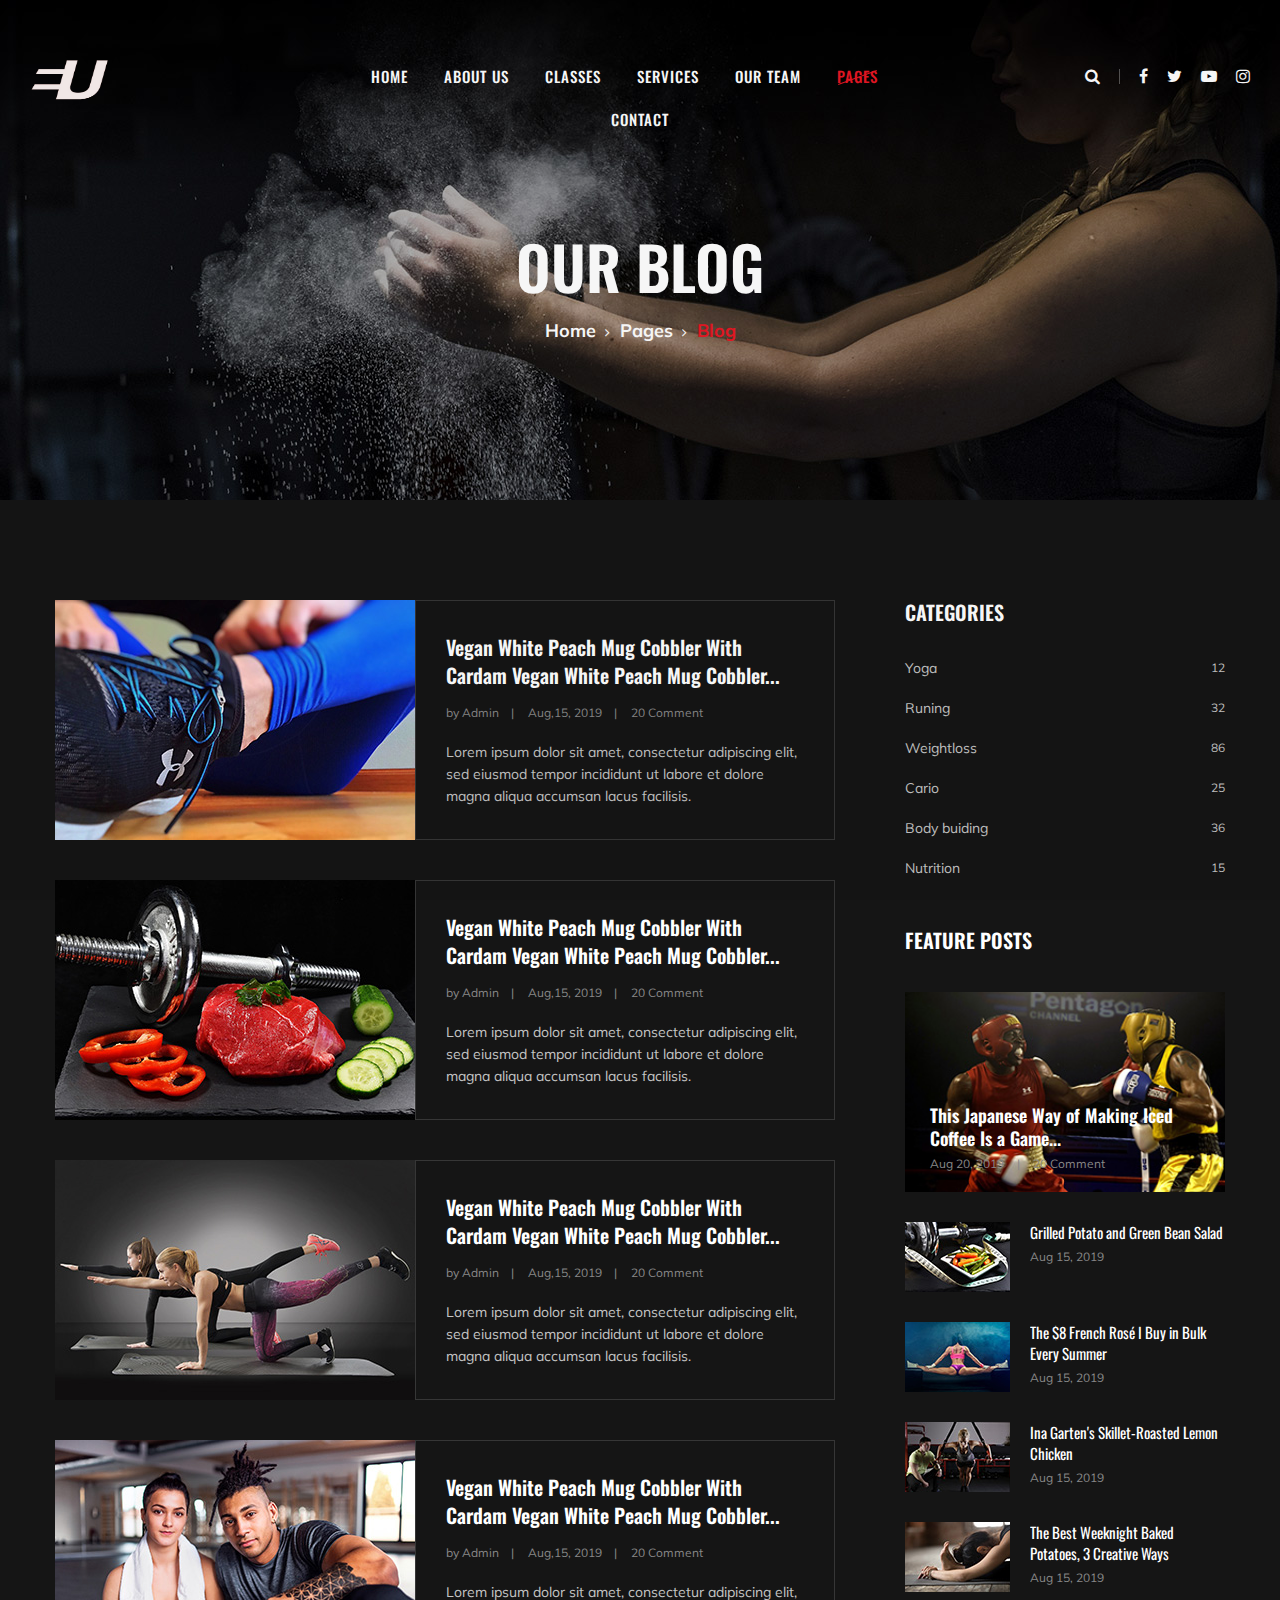
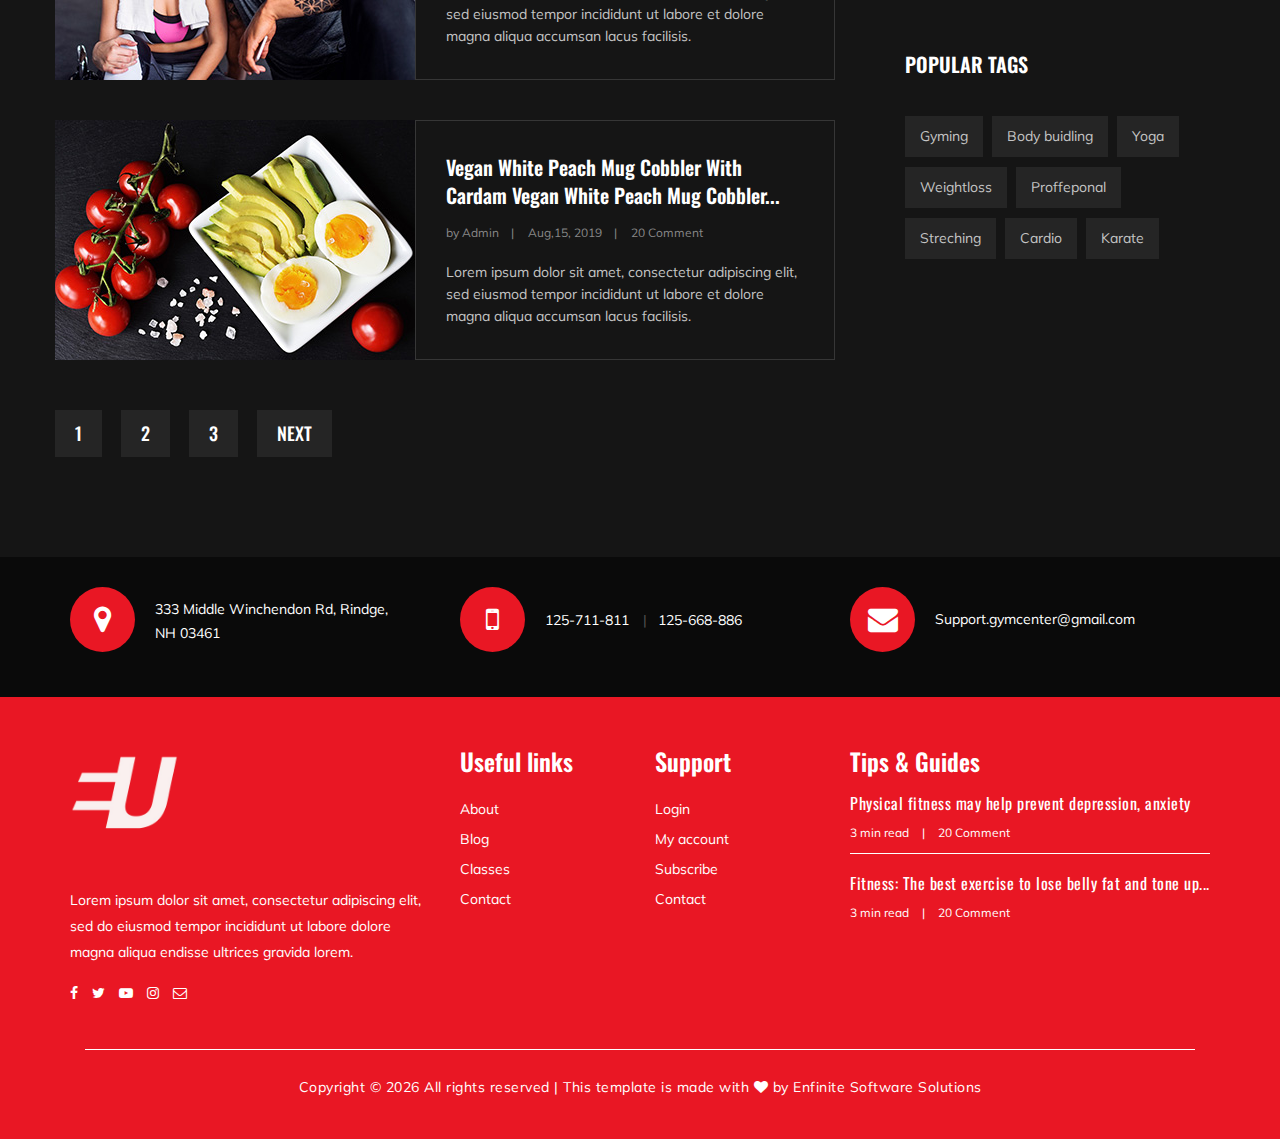
<file: blog.html>
<!DOCTYPE html>
<html lang="zxx">

<head>
    <meta charset="UTF-8">
    <meta name="description" content="Gym Template">
    <meta name="keywords" content="Gym, unica, creative, html">
    <meta name="viewport" content="width=device-width, initial-scale=1.0">
    <meta http-equiv="X-UA-Compatible" content="ie=edge">
    <title>Gym | Template</title>

    <!-- Google Font -->
    <link href="https://fonts.googleapis.com/css?family=Muli:300,400,500,600,700,800,900&display=swap" rel="stylesheet">
    <link href="https://fonts.googleapis.com/css?family=Oswald:300,400,500,600,700&display=swap" rel="stylesheet">

    <!-- Css Styles -->
    <link rel="stylesheet" href="css/bootstrap.min.css" type="text/css">
    <link rel="stylesheet" href="css/font-awesome.min.css" type="text/css">
    <link rel="stylesheet" href="css/flaticon.css" type="text/css">
    <link rel="stylesheet" href="css/owl.carousel.min.css" type="text/css">
    <link rel="stylesheet" href="css/barfiller.css" type="text/css">
    <link rel="stylesheet" href="css/magnific-popup.css" type="text/css">
    <link rel="stylesheet" href="css/slicknav.min.css" type="text/css">
    <link rel="stylesheet" href="css/style.css" type="text/css">
</head>

<body>
    <!-- Page Preloder -->
    <div id="preloder">
        <div class="loader"></div>
    </div>

    <!-- Offcanvas Menu Section Begin -->
    <div class="offcanvas-menu-overlay"></div>
    <div class="offcanvas-menu-wrapper">
        <div class="canvas-close">
            <i class="fa fa-close"></i>
        </div>
        <div class="canvas-search search-switch">
            <i class="fa fa-search"></i>
        </div>
        <nav class="canvas-menu mobile-menu">
            <ul>
                <li><a href="./index.html">Home</a></li>
                <li><a href="./about-us.html">About Us</a></li>
                <li><a href="./class-details.html">Classes</a></li>
                <li><a href="./services.html">Services</a></li>
                <li><a href="./team.html">Our Team</a></li>
                <li><a href="#">Pages</a>
                    <ul class="dropdown">
                        <li><a href="./about-us.html">About us</a></li>
                        <li><a href="./class-timetable.html">Classes timetable</a></li>
                        <li><a href="./bmi-calculator.html">Bmi calculate</a></li>
                        <li><a href="./team.html">Our team</a></li>
                        <li><a href="./gallery.html">Gallery</a></li>
                        <li><a href="./blog.html">Our blog</a></li>
                        <li><a href="./404.html">404</a></li>
                    </ul>
                </li>
                <li><a href="./contact.html">Contact</a></li>
            </ul>
        </nav>
        <div id="mobile-menu-wrap"></div>
        <div class="canvas-social">
            <a href="#"><i class="fa fa-facebook"></i></a>
            <a href="#"><i class="fa fa-twitter"></i></a>
            <a href="#"><i class="fa fa-youtube-play"></i></a>
            <a href="#"><i class="fa fa-instagram"></i></a>
        </div>
    </div>
    <!-- Offcanvas Menu Section End -->

    <!-- Header Section Begin -->
    <header class="header-section">
        <div class="container-fluid">
            <div class="row">
                <div class="col-lg-3">
                    <div class="logo">
                        <a href="./index.html">
                            <img src="img/Green_And_White_Typography_Wedding_Logo__4_-removebg-preview.png" alt=""
                                style="height: 60px; width: 80px;">
                        </a>
                    </div>
                </div>
                <div class="col-lg-6">
                    <nav class="nav-menu">
                        <ul>
                            <li><a href="./index.html">Home</a></li>
                            <li><a href="./about-us.html">About Us</a></li>
                            <li><a href="./class-details.html">Classes</a></li>
                            <li><a href="./services.html">Services</a></li>
                            <li><a href="./team.html">Our Team</a></li>
                            <li class="active"><a href="#">Pages</a>
                                <ul class="dropdown">
                                    <li><a href="./about-us.html">About us</a></li>
                                    <li><a href="./class-timetable.html">Classes timetable</a></li>
                                    <li><a href="./bmi-calculator.html">Bmi calculate</a></li>
                                    <li><a href="./team.html">Our team</a></li>
                                    <li><a href="./gallery.html">Gallery</a></li>
                                    <li><a href="./blog.html">Our blog</a></li>
                                    <li><a href="./404.html">404</a></li>
                                </ul>
                            </li>
                            <li><a href="./contact.html">Contact</a></li>
                        </ul>
                    </nav>
                </div>
                <div class="col-lg-3">
                    <div class="top-option">
                        <div class="to-search search-switch">
                            <i class="fa fa-search"></i>
                        </div>
                        <div class="to-social">
                            <a href="#"><i class="fa fa-facebook"></i></a>
                            <a href="#"><i class="fa fa-twitter"></i></a>
                            <a href="#"><i class="fa fa-youtube-play"></i></a>
                            <a href="#"><i class="fa fa-instagram"></i></a>
                        </div>
                    </div>
                </div>
            </div>
            <div class="canvas-open">
                <i class="fa fa-bars"></i>
            </div>
        </div>
    </header>
    <!-- Header End -->

    <!-- Breadcrumb Section Begin -->
    <section class="breadcrumb-section set-bg" data-setbg="img/breadcrumb-bg.jpg">
        <div class="container">
            <div class="row">
                <div class="col-lg-12 text-center">
                    <div class="breadcrumb-text">
                        <h2>Our Blog</h2>
                        <div class="bt-option">
                            <a href="./index.html">Home</a>
                            <a href="#">Pages</a>
                            <span>Blog</span>
                        </div>
                    </div>
                </div>
            </div>
        </div>
    </section>
    <!-- Breadcrumb Section End -->

    <!-- Blog Section Begin -->
    <section class="blog-section spad">
        <div class="container">
            <div class="row">
                <div class="col-lg-8 p-0">
                    <div class="blog-item">
                        <div class="bi-pic">
                            <img src="img/blog/blog-1.jpg" alt="">
                        </div>
                        <div class="bi-text">
                            <h5><a href="./blog-details.html">Vegan White Peach Mug Cobbler With Cardam Vegan White
                                    Peach Mug
                                    Cobbler...</a></h5>
                            <ul>
                                <li>by Admin</li>
                                <li>Aug,15, 2019</li>
                                <li>20 Comment</li>
                            </ul>
                            <p>Lorem ipsum dolor sit amet, consectetur adipiscing elit, sed eiusmod tempor incididunt ut
                                labore et dolore magna aliqua accumsan lacus facilisis.</p>
                        </div>
                    </div>
                    <div class="blog-item">
                        <div class="bi-pic">
                            <img src="img/blog/blog-2.jpg" alt="">
                        </div>
                        <div class="bi-text">
                            <h5><a href="./blog-details.html">Vegan White Peach Mug Cobbler With Cardam Vegan White
                                    Peach Mug
                                    Cobbler...</a></h5>
                            <ul>
                                <li>by Admin</li>
                                <li>Aug,15, 2019</li>
                                <li>20 Comment</li>
                            </ul>
                            <p>Lorem ipsum dolor sit amet, consectetur adipiscing elit, sed eiusmod tempor incididunt ut
                                labore et dolore magna aliqua accumsan lacus facilisis.</p>
                        </div>
                    </div>
                    <div class="blog-item">
                        <div class="bi-pic">
                            <img src="img/blog/blog-3.jpg" alt="">
                        </div>
                        <div class="bi-text">
                            <h5><a href="./blog-details.html">Vegan White Peach Mug Cobbler With Cardam Vegan White
                                    Peach Mug
                                    Cobbler...</a></h5>
                            <ul>
                                <li>by Admin</li>
                                <li>Aug,15, 2019</li>
                                <li>20 Comment</li>
                            </ul>
                            <p>Lorem ipsum dolor sit amet, consectetur adipiscing elit, sed eiusmod tempor incididunt ut
                                labore et dolore magna aliqua accumsan lacus facilisis.</p>
                        </div>
                    </div>
                    <div class="blog-item">
                        <div class="bi-pic">
                            <img src="img/blog/blog-4.jpg" alt="">
                        </div>
                        <div class="bi-text">
                            <h5><a href="./blog-details.html">Vegan White Peach Mug Cobbler With Cardam Vegan White
                                    Peach Mug
                                    Cobbler...</a></h5>
                            <ul>
                                <li>by Admin</li>
                                <li>Aug,15, 2019</li>
                                <li>20 Comment</li>
                            </ul>
                            <p>Lorem ipsum dolor sit amet, consectetur adipiscing elit, sed eiusmod tempor incididunt ut
                                labore et dolore magna aliqua accumsan lacus facilisis.</p>
                        </div>
                    </div>
                    <div class="blog-item">
                        <div class="bi-pic">
                            <img src="img/blog/blog-5.jpg" alt="">
                        </div>
                        <div class="bi-text">
                            <h5><a href="./blog-details.html">Vegan White Peach Mug Cobbler With Cardam Vegan White
                                    Peach Mug
                                    Cobbler...</a></h5>
                            <ul>
                                <li>by Admin</li>
                                <li>Aug,15, 2019</li>
                                <li>20 Comment</li>
                            </ul>
                            <p>Lorem ipsum dolor sit amet, consectetur adipiscing elit, sed eiusmod tempor incididunt ut
                                labore et dolore magna aliqua accumsan lacus facilisis.</p>
                        </div>
                    </div>
                    <div class="blog-pagination">
                        <a href="#">1</a>
                        <a href="#">2</a>
                        <a href="#">3</a>
                        <a href="#">Next</a>
                    </div>
                </div>
                <div class="col-lg-4 col-md-8 p-0">
                    <div class="sidebar-option">
                        <div class="so-categories">
                            <h5 class="title">Categories</h5>
                            <ul>
                                <li><a href="#">Yoga <span>12</span></a></li>
                                <li><a href="#">Runing <span>32</span></a></li>
                                <li><a href="#">Weightloss <span>86</span></a></li>
                                <li><a href="#">Cario <span>25</span></a></li>
                                <li><a href="#">Body buiding <span>36</span></a></li>
                                <li><a href="#">Nutrition <span>15</span></a></li>
                            </ul>
                        </div>
                        <div class="so-latest">
                            <h5 class="title">Feature posts</h5>
                            <div class="latest-large set-bg" data-setbg="img/letest-blog/latest-1.jpg">
                                <div class="ll-text">
                                    <h5><a href="./blog-details.html">This Japanese Way of Making Iced Coffee Is a
                                            Game...</a></h5>
                                    <ul>
                                        <li>Aug 20, 2019</li>
                                        <li>20 Comment</li>
                                    </ul>
                                </div>
                            </div>
                            <div class="latest-item">
                                <div class="li-pic">
                                    <img src="img/letest-blog/latest-2.jpg" alt="">
                                </div>
                                <div class="li-text">
                                    <h6><a href="./blog-details.html">Grilled Potato and Green Bean Salad</a></h6>
                                    <span class="li-time">Aug 15, 2019</span>
                                </div>
                            </div>
                            <div class="latest-item">
                                <div class="li-pic">
                                    <img src="img/letest-blog/latest-3.jpg" alt="">
                                </div>
                                <div class="li-text">
                                    <h6><a href="./blog-details.html">The $8 French Rosé I Buy in Bulk Every Summer</a>
                                    </h6>
                                    <span class="li-time">Aug 15, 2019</span>
                                </div>
                            </div>
                            <div class="latest-item">
                                <div class="li-pic">
                                    <img src="img/letest-blog/latest-4.jpg" alt="">
                                </div>
                                <div class="li-text">
                                    <h6><a href="./blog-details.html">Ina Garten's Skillet-Roasted Lemon Chicken</a>
                                    </h6>
                                    <span class="li-time">Aug 15, 2019</span>
                                </div>
                            </div>
                            <div class="latest-item">
                                <div class="li-pic">
                                    <img src="img/letest-blog/latest-5.jpg" alt="">
                                </div>
                                <div class="li-text">
                                    <h6><a href="./blog-details.html">The Best Weeknight Baked Potatoes, 3 Creative
                                            Ways</a></h6>
                                    <span class="li-time">Aug 15, 2019</span>
                                </div>
                            </div>
                        </div>
                        <div class="so-tags">
                            <h5 class="title">Popular tags</h5>
                            <a href="#">Gyming</a>
                            <a href="#">Body buidling</a>
                            <a href="#">Yoga</a>
                            <a href="#">Weightloss</a>
                            <a href="#">Proffeponal</a>
                            <a href="#">Streching</a>
                            <a href="#">Cardio</a>
                            <a href="#">Karate</a>
                        </div>
                    </div>
                </div>
            </div>
        </div>
    </section>
    <!-- Blog Section End -->

    <!-- Get In Touch Section Begin -->
    <div class="gettouch-section">
        <div class="container">
            <div class="row">
                <div class="col-md-4">
                    <div class="gt-text">
                        <i class="fa fa-map-marker"></i>
                        <p>333 Middle Winchendon Rd, Rindge,<br /> NH 03461</p>
                    </div>
                </div>
                <div class="col-md-4">
                    <div class="gt-text">
                        <i class="fa fa-mobile"></i>
                        <ul>
                            <li>125-711-811</li>
                            <li>125-668-886</li>
                        </ul>
                    </div>
                </div>
                <div class="col-md-4">
                    <div class="gt-text email">
                        <i class="fa fa-envelope"></i>
                        <p>Support.gymcenter@gmail.com</p>
                    </div>
                </div>
            </div>
        </div>
    </div>
    <!-- Get In Touch Section End -->

    <!-- Footer Section Begin -->
    <section class="footer-section">
        <div class="container">
            <div class="row">
                <div class="col-lg-4">
                    <div class="fs-about">
                        <div class="fa-logo">
                            <img src="img/Green_And_White_Typography_Wedding_Logo__4_-removebg-preview.png" alt=""
                                style="height: 110px; width: 110px;">
                        </div>
                        <p>Lorem ipsum dolor sit amet, consectetur adipiscing elit, sed do eiusmod tempor incididunt ut
                            labore dolore magna aliqua endisse ultrices gravida lorem.</p>
                        <div class="fa-social">
                            <a href="#"><i class="fa fa-facebook"></i></a>
                            <a href="#"><i class="fa fa-twitter"></i></a>
                            <a href="#"><i class="fa fa-youtube-play"></i></a>
                            <a href="#"><i class="fa fa-instagram"></i></a>
                            <a href="#"><i class="fa  fa-envelope-o"></i></a>
                        </div>
                    </div>
                </div>
                <div class="col-lg-2 col-md-3 col-sm-6">
                    <div class="fs-widget">
                        <h4>Useful links</h4>
                        <ul>
                            <li><a href="#">About</a></li>
                            <li><a href="#">Blog</a></li>
                            <li><a href="#">Classes</a></li>
                            <li><a href="#">Contact</a></li>
                        </ul>
                    </div>
                </div>
                <div class="col-lg-2 col-md-3 col-sm-6">
                    <div class="fs-widget">
                        <h4>Support</h4>
                        <ul>
                            <li><a href="#">Login</a></li>
                            <li><a href="#">My account</a></li>
                            <li><a href="#">Subscribe</a></li>
                            <li><a href="#">Contact</a></li>
                        </ul>
                    </div>
                </div>
                <div class="col-lg-4 col-md-6">
                    <div class="fs-widget">
                        <h4>Tips & Guides</h4>
                        <div class="fw-recent">
                            <h6><a href="./blog-details.html">Physical fitness may help prevent depression, anxiety</a>
                            </h6>
                            <ul>
                                <li>3 min read</li>
                                <li>20 Comment</li>
                            </ul>
                        </div>
                        <div class="fw-recent">
                            <h6><a href="./blog-details.html">Fitness: The best exercise to lose belly fat and tone
                                    up...</a></h6>
                            <ul>
                                <li>3 min read</li>
                                <li>20 Comment</li>
                            </ul>
                        </div>
                    </div>
                </div>
            </div>
            <div class="row">
                <div class="col-lg-12 text-center">
                    <div class="col-lg-12 text-center">
                        <div class="copyright-text">
                            <p><!-- Link back to Colorlib can't be removed. Template is licensed under CC BY 3.0. -->
                                Copyright &copy;
                                <script>document.write(new Date().getFullYear());</script> All rights reserved | This
                                template is made with <i class="fa fa-heart" aria-hidden="true"></i> by <a
                                    href="https://enfinite.in/" target="_blank"> Enfinite Software Solutions</a>
                                <!-- Link back to Colorlib can't be removed. Template is licensed under CC BY 3.0. -->
                            </p>
                        </div>
                    </div>
                </div>
            </div>
        </div>
    </section>
    <!-- Footer Section End -->

    <!-- Search model Begin -->
    <div class="search-model">
        <div class="h-100 d-flex align-items-center justify-content-center">
            <div class="search-close-switch">+</div>
            <form class="search-model-form">
                <input type="text" id="search-input" placeholder="Search here.....">
            </form>
        </div>
    </div>
    <!-- Search model end -->

    <!-- Js Plugins -->
    <script src="js/jquery-3.3.1.min.js"></script>
    <script src="js/bootstrap.min.js"></script>
    <script src="js/jquery.magnific-popup.min.js"></script>
    <script src="js/masonry.pkgd.min.js"></script>
    <script src="js/jquery.barfiller.js"></script>
    <script src="js/jquery.slicknav.js"></script>
    <script src="js/owl.carousel.min.js"></script>
    <script src="js/main.js"></script>



</body>

</html>
</file>
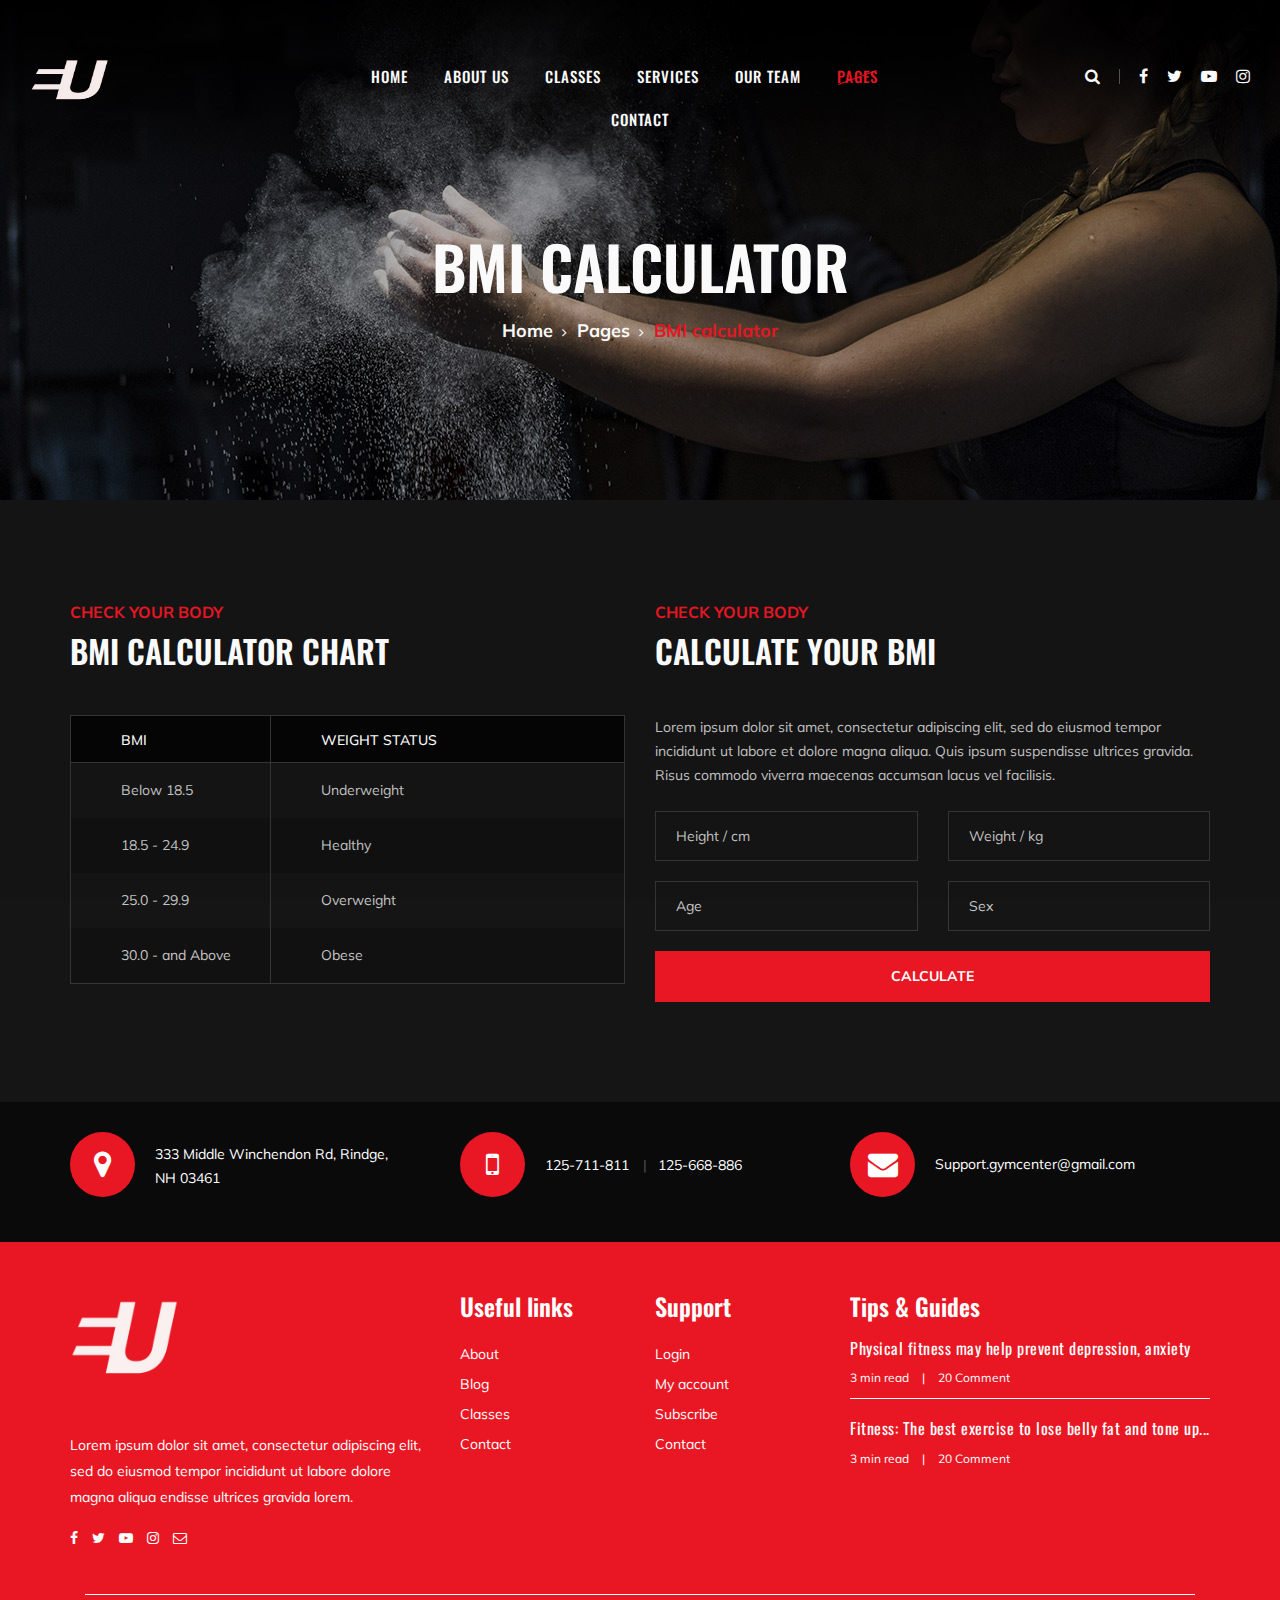
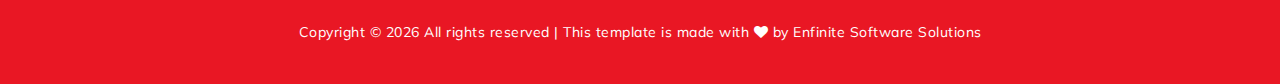
<file: bmi-calculator.html>
<!DOCTYPE html>
<html lang="zxx">

<head>
    <meta charset="UTF-8">
    <meta name="description" content="Gym Template">
    <meta name="keywords" content="Gym, unica, creative, html">
    <meta name="viewport" content="width=device-width, initial-scale=1.0">
    <meta http-equiv="X-UA-Compatible" content="ie=edge">
    <title>Gym | Template</title>

    <!-- Google Font -->
    <link href="https://fonts.googleapis.com/css?family=Muli:300,400,500,600,700,800,900&display=swap" rel="stylesheet">
    <link href="https://fonts.googleapis.com/css?family=Oswald:300,400,500,600,700&display=swap" rel="stylesheet">

    <!-- Css Styles -->
    <link rel="stylesheet" href="css/bootstrap.min.css" type="text/css">
    <link rel="stylesheet" href="css/font-awesome.min.css" type="text/css">
    <link rel="stylesheet" href="css/flaticon.css" type="text/css">
    <link rel="stylesheet" href="css/owl.carousel.min.css" type="text/css">
    <link rel="stylesheet" href="css/barfiller.css" type="text/css">
    <link rel="stylesheet" href="css/magnific-popup.css" type="text/css">
    <link rel="stylesheet" href="css/slicknav.min.css" type="text/css">
    <link rel="stylesheet" href="css/style.css" type="text/css">
</head>

<body>
    <!-- Page Preloder -->
    <div id="preloder">
        <div class="loader"></div>
    </div>

    <!-- Offcanvas Menu Section Begin -->
    <div class="offcanvas-menu-overlay"></div>
    <div class="offcanvas-menu-wrapper">
        <div class="canvas-close">
            <i class="fa fa-close"></i>
        </div>
        <div class="canvas-search search-switch">
            <i class="fa fa-search"></i>
        </div>
        <nav class="canvas-menu mobile-menu">
            <ul>
                <li><a href="./index.html">Home</a></li>
                <li><a href="./about-us.html">About Us</a></li>
                <li><a href="./class-details.html">Classes</a></li>
                <li><a href="./services.html">Services</a></li>
                <li><a href="./team.html">Our Team</a></li>
                <li><a href="#">Pages</a>
                    <ul class="dropdown">
                        <li><a href="./about-us.html">About us</a></li>
                        <li><a href="./class-timetable.html">Classes timetable</a></li>
                        <li><a href="./bmi-calculator.html">Bmi calculate</a></li>
                        <li><a href="./team.html">Our team</a></li>
                        <li><a href="./gallery.html">Gallery</a></li>
                        <li><a href="./blog.html">Our blog</a></li>
                        <li><a href="./404.html">404</a></li>
                    </ul>
                </li>
                <li><a href="./contact.html">Contact</a></li>
            </ul>
        </nav>
        <div id="mobile-menu-wrap"></div>
        <div class="canvas-social">
            <a href="#"><i class="fa fa-facebook"></i></a>
            <a href="#"><i class="fa fa-twitter"></i></a>
            <a href="#"><i class="fa fa-youtube-play"></i></a>
            <a href="#"><i class="fa fa-instagram"></i></a>
        </div>
    </div>
    <!-- Offcanvas Menu Section End -->

    <!-- Header Section Begin -->
    <header class="header-section">
        <div class="container-fluid">
            <div class="row">
                <div class="col-lg-3">
                    <div class="logo">
                        <a href="./index.html">
                            <img src="img/Green_And_White_Typography_Wedding_Logo__4_-removebg-preview.png" alt=""
                                style="height: 60px; width: 80px;">
                        </a>
                    </div>
                </div>
                <div class="col-lg-6">
                    <nav class="nav-menu">
                        <ul>
                            <li><a href="./index.html">Home</a></li>
                            <li><a href="./about-us.html">About Us</a></li>
                            <li><a href="./class-details.html">Classes</a></li>
                            <li><a href="./services.html">Services</a></li>
                            <li><a href="./team.html">Our Team</a></li>
                            <li class="active"><a href="#">Pages</a>
                                <ul class="dropdown">
                                    <li><a href="./about-us.html">About us</a></li>
                                    <li><a href="./class-timetable.html">Classes timetable</a></li>
                                    <li><a href="./bmi-calculator.html">Bmi calculate</a></li>
                                    <li><a href="./team.html">Our team</a></li>
                                    <li><a href="./gallery.html">Gallery</a></li>
                                    <li><a href="./blog.html">Our blog</a></li>
                                    <li><a href="./404.html">404</a></li>
                                </ul>
                            </li>
                            <li><a href="./contact.html">Contact</a></li>
                        </ul>
                    </nav>
                </div>
                <div class="col-lg-3">
                    <div class="top-option">
                        <div class="to-search search-switch">
                            <i class="fa fa-search"></i>
                        </div>
                        <div class="to-social">
                            <a href="#"><i class="fa fa-facebook"></i></a>
                            <a href="#"><i class="fa fa-twitter"></i></a>
                            <a href="#"><i class="fa fa-youtube-play"></i></a>
                            <a href="#"><i class="fa fa-instagram"></i></a>
                        </div>
                    </div>
                </div>
            </div>
            <div class="canvas-open">
                <i class="fa fa-bars"></i>
            </div>
        </div>
    </header>
    <!-- Header End -->

    <!-- Breadcrumb Section Begin -->
    <section class="breadcrumb-section set-bg" data-setbg="img/breadcrumb-bg.jpg">
        <div class="container">
            <div class="row">
                <div class="col-lg-12 text-center">
                    <div class="breadcrumb-text">
                        <h2>BMI calculator</h2>
                        <div class="bt-option">
                            <a href="./index.html">Home</a>
                            <a href="#">Pages</a>
                            <span>BMI calculator</span>
                        </div>
                    </div>
                </div>
            </div>
        </div>
    </section>
    <!-- Breadcrumb Section End -->

    <!-- BMI Calculator Section Begin -->
    <section class="bmi-calculator-section spad">
        <div class="container">
            <div class="row">
                <div class="col-lg-6">
                    <div class="section-title chart-title">
                        <span>check your body</span>
                        <h2>BMI CALCULATOR CHART</h2>
                    </div>
                    <div class="chart-table">
                        <table>
                            <thead>
                                <tr>
                                    <th>Bmi</th>
                                    <th>WEIGHT STATUS</th>
                                </tr>
                            </thead>
                            <tbody>
                                <tr>
                                    <td class="point">Below 18.5</td>
                                    <td>Underweight</td>
                                </tr>
                                <tr>
                                    <td class="point">18.5 - 24.9</td>
                                    <td>Healthy</td>
                                </tr>
                                <tr>
                                    <td class="point">25.0 - 29.9</td>
                                    <td>Overweight</td>
                                </tr>
                                <tr>
                                    <td class="point">30.0 - and Above</td>
                                    <td>Obese</td>
                                </tr>
                            </tbody>
                        </table>
                    </div>
                </div>
                <div class="col-lg-6">
                    <div class="section-title chart-calculate-title">
                        <span>check your body</span>
                        <h2>CALCULATE YOUR BMI</h2>
                    </div>
                    <div class="chart-calculate-form">
                        <p>Lorem ipsum dolor sit amet, consectetur adipiscing elit, sed do eiusmod tempor incididunt ut
                            labore et dolore magna aliqua. Quis ipsum suspendisse ultrices gravida. Risus commodo
                            viverra maecenas accumsan lacus vel facilisis.</p>
                        <form action="#">
                            <div class="row">
                                <div class="col-sm-6">
                                    <input type="text" placeholder="Height / cm">
                                </div>
                                <div class="col-sm-6">
                                    <input type="text" placeholder="Weight / kg">
                                </div>
                                <div class="col-sm-6">
                                    <input type="text" placeholder="Age">
                                </div>
                                <div class="col-sm-6">
                                    <input type="text" placeholder="Sex">
                                </div>
                                <div class="col-lg-12">
                                    <button type="submit">Calculate</button>
                                </div>
                            </div>
                        </form>
                    </div>
                </div>
            </div>
        </div>
    </section>
    <!-- BMI Calculator Section End -->

    <!-- Get In Touch Section Begin -->
    <div class="gettouch-section">
        <div class="container">
            <div class="row">
                <div class="col-md-4">
                    <div class="gt-text">
                        <i class="fa fa-map-marker"></i>
                        <p>333 Middle Winchendon Rd, Rindge,<br /> NH 03461</p>
                    </div>
                </div>
                <div class="col-md-4">
                    <div class="gt-text">
                        <i class="fa fa-mobile"></i>
                        <ul>
                            <li>125-711-811</li>
                            <li>125-668-886</li>
                        </ul>
                    </div>
                </div>
                <div class="col-md-4">
                    <div class="gt-text email">
                        <i class="fa fa-envelope"></i>
                        <p>Support.gymcenter@gmail.com</p>
                    </div>
                </div>
            </div>
        </div>
    </div>
    <!-- Get In Touch Section End -->

    <!-- Footer Section Begin -->
    <section class="footer-section">
        <div class="container">
            <div class="row">
                <div class="col-lg-4">
                    <div class="fs-about">
                        <div class="fa-logo">
                            <img src="img/Green_And_White_Typography_Wedding_Logo__4_-removebg-preview.png" alt=""
                                style="height: 110px; width: 110px;">
                        </div>
                        <p>Lorem ipsum dolor sit amet, consectetur adipiscing elit, sed do eiusmod tempor incididunt ut
                            labore dolore magna aliqua endisse ultrices gravida lorem.</p>
                        <div class="fa-social">
                            <a href="#"><i class="fa fa-facebook"></i></a>
                            <a href="#"><i class="fa fa-twitter"></i></a>
                            <a href="#"><i class="fa fa-youtube-play"></i></a>
                            <a href="#"><i class="fa fa-instagram"></i></a>
                            <a href="#"><i class="fa  fa-envelope-o"></i></a>
                        </div>
                    </div>
                </div>
                <div class="col-lg-2 col-md-3 col-sm-6">
                    <div class="fs-widget">
                        <h4>Useful links</h4>
                        <ul>
                            <li><a href="#">About</a></li>
                            <li><a href="#">Blog</a></li>
                            <li><a href="#">Classes</a></li>
                            <li><a href="#">Contact</a></li>
                        </ul>
                    </div>
                </div>
                <div class="col-lg-2 col-md-3 col-sm-6">
                    <div class="fs-widget">
                        <h4>Support</h4>
                        <ul>
                            <li><a href="#">Login</a></li>
                            <li><a href="#">My account</a></li>
                            <li><a href="#">Subscribe</a></li>
                            <li><a href="#">Contact</a></li>
                        </ul>
                    </div>
                </div>
                <div class="col-lg-4 col-md-6">
                    <div class="fs-widget">
                        <h4>Tips & Guides</h4>
                        <div class="fw-recent">
                            <h6><a href="#">Physical fitness may help prevent depression, anxiety</a></h6>
                            <ul>
                                <li>3 min read</li>
                                <li>20 Comment</li>
                            </ul>
                        </div>
                        <div class="fw-recent">
                            <h6><a href="#">Fitness: The best exercise to lose belly fat and tone up...</a></h6>
                            <ul>
                                <li>3 min read</li>
                                <li>20 Comment</li>
                            </ul>
                        </div>
                    </div>
                </div>
            </div>
            <div class="row">
                <div class="col-lg-12 text-center">
                    <div class="col-lg-12 text-center">
                        <div class="copyright-text">
                            <p><!-- Link back to Colorlib can't be removed. Template is licensed under CC BY 3.0. -->
                                Copyright &copy;
                                <script>document.write(new Date().getFullYear());</script> All rights reserved | This
                                template is made with <i class="fa fa-heart" aria-hidden="true"></i> by <a
                                    href="https://enfinite.in/" target="_blank"> Enfinite Software Solutions</a>
                                <!-- Link back to Colorlib can't be removed. Template is licensed under CC BY 3.0. -->
                            </p>
                        </div>
                    </div>
                </div>
            </div>
        </div>
    </section>
    <!-- Footer Section End -->

    <!-- Search model Begin -->
    <div class="search-model">
        <div class="h-100 d-flex align-items-center justify-content-center">
            <div class="search-close-switch">+</div>
            <form class="search-model-form">
                <input type="text" id="search-input" placeholder="Search here.....">
            </form>
        </div>
    </div>
    <!-- Search model end -->

    <!-- Js Plugins -->
    <script src="js/jquery-3.3.1.min.js"></script>
    <script src="js/bootstrap.min.js"></script>
    <script src="js/jquery.magnific-popup.min.js"></script>
    <script src="js/masonry.pkgd.min.js"></script>
    <script src="js/jquery.barfiller.js"></script>
    <script src="js/jquery.slicknav.js"></script>
    <script src="js/owl.carousel.min.js"></script>
    <script src="js/main.js"></script>



</body>

</html>
</file>
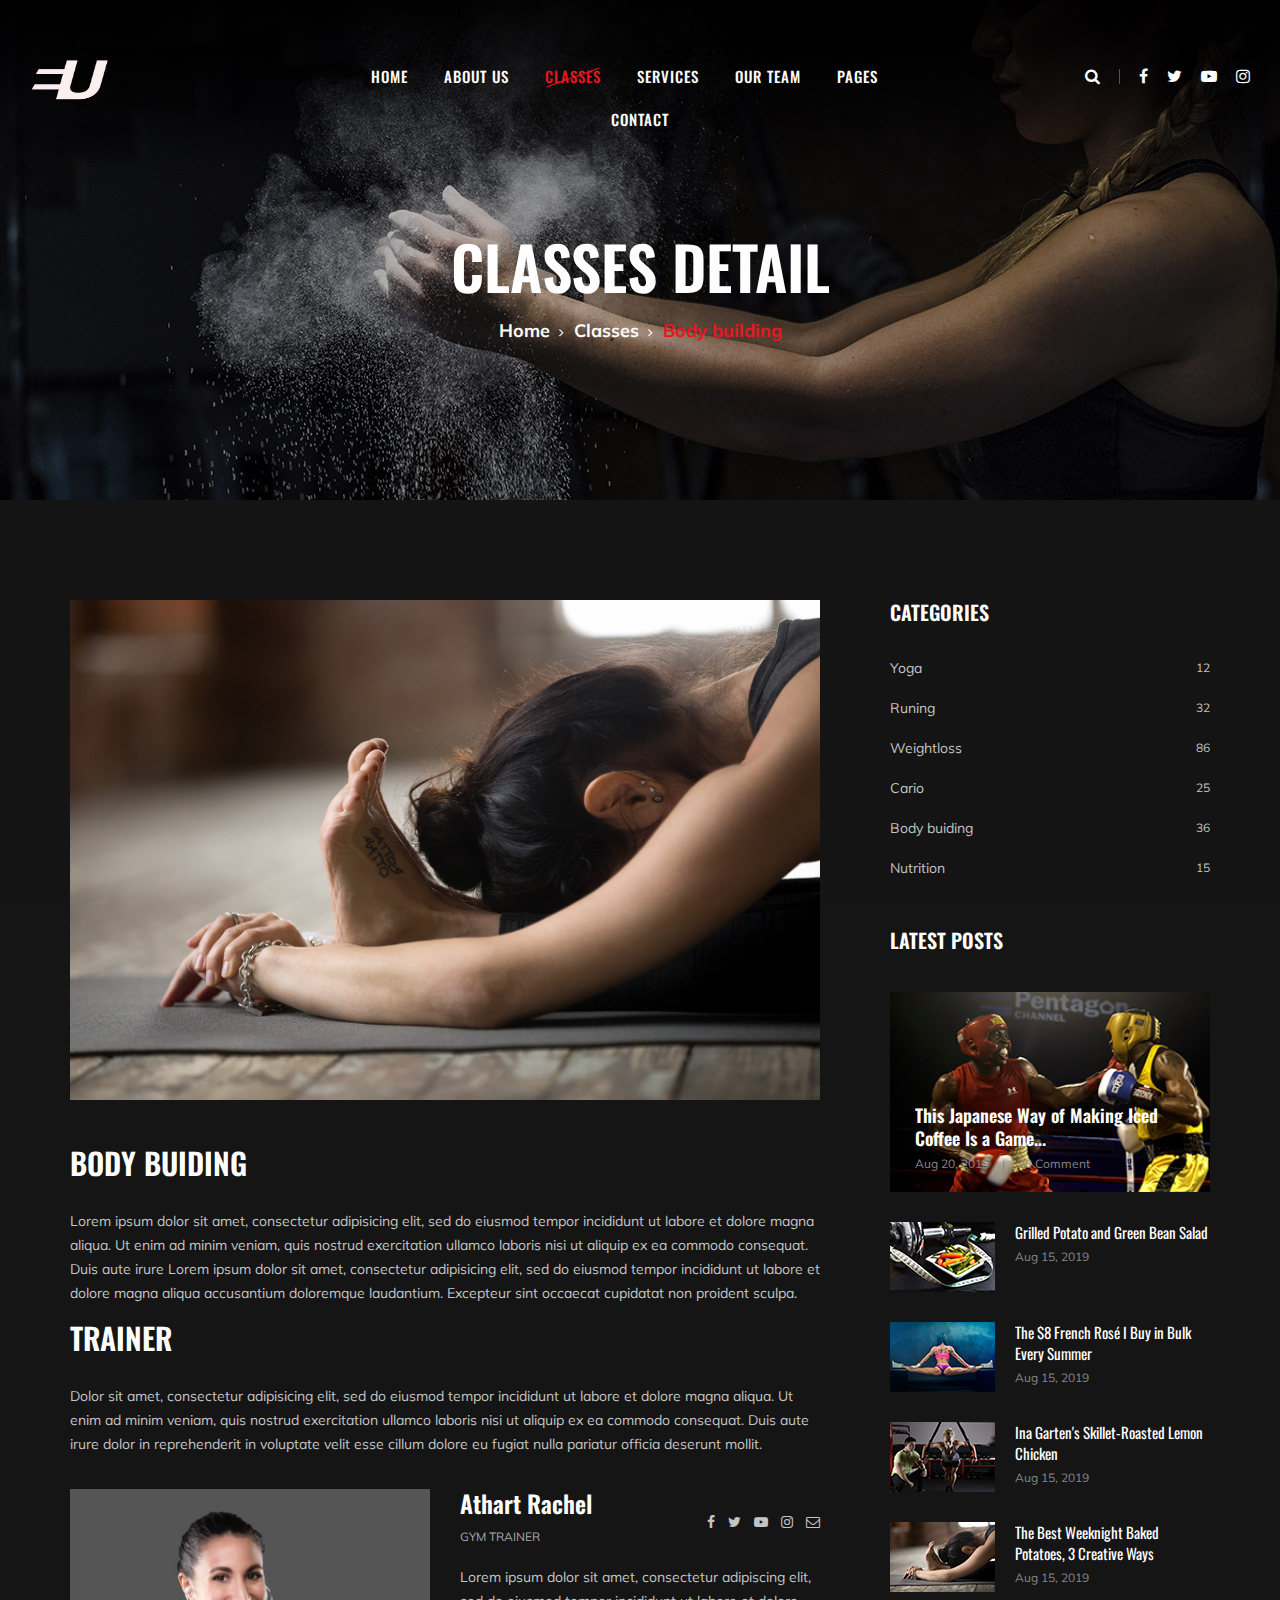
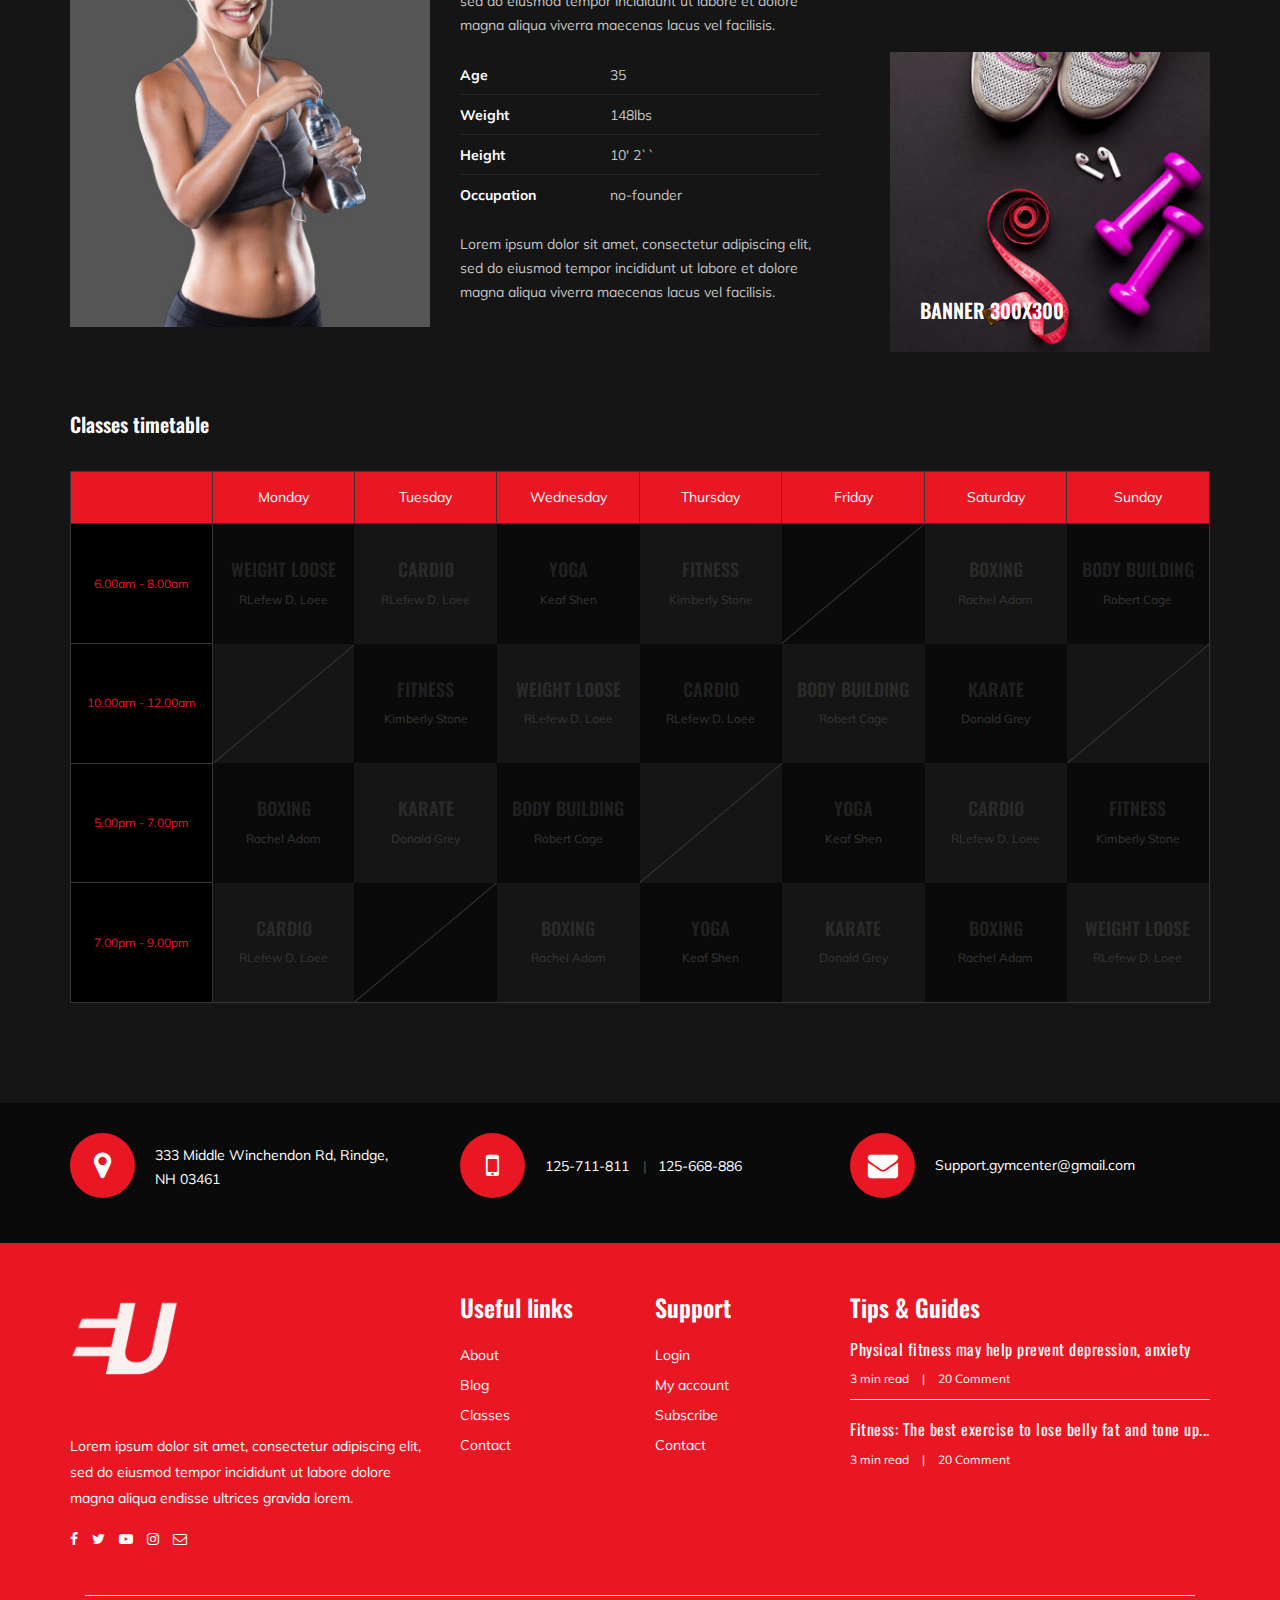
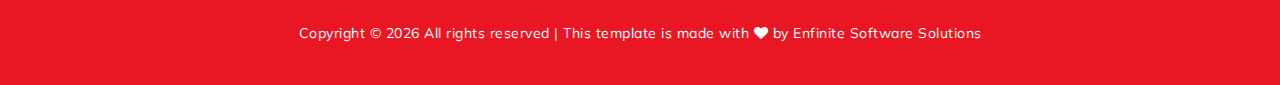
<file: class-details.html>
<!DOCTYPE html>
<html lang="zxx">

<head>
    <meta charset="UTF-8">
    <meta name="description" content="Gym Template">
    <meta name="keywords" content="Gym, unica, creative, html">
    <meta name="viewport" content="width=device-width, initial-scale=1.0">
    <meta http-equiv="X-UA-Compatible" content="ie=edge">
    <title>Gym | Template</title>

    <!-- Google Font -->
    <link href="https://fonts.googleapis.com/css?family=Muli:300,400,500,600,700,800,900&display=swap" rel="stylesheet">
    <link href="https://fonts.googleapis.com/css?family=Oswald:300,400,500,600,700&display=swap" rel="stylesheet">

    <!-- Css Styles -->
    <link rel="stylesheet" href="css/bootstrap.min.css" type="text/css">
    <link rel="stylesheet" href="css/font-awesome.min.css" type="text/css">
    <link rel="stylesheet" href="css/flaticon.css" type="text/css">
    <link rel="stylesheet" href="css/owl.carousel.min.css" type="text/css">
    <link rel="stylesheet" href="css/barfiller.css" type="text/css">
    <link rel="stylesheet" href="css/magnific-popup.css" type="text/css">
    <link rel="stylesheet" href="css/slicknav.min.css" type="text/css">
    <link rel="stylesheet" href="css/style.css" type="text/css">
</head>

<body>
    <!-- Page Preloder -->
    <div id="preloder">
        <div class="loader"></div>
    </div>

    <!-- Offcanvas Menu Section Begin -->
    <div class="offcanvas-menu-overlay"></div>
    <div class="offcanvas-menu-wrapper">
        <div class="canvas-close">
            <i class="fa fa-close"></i>
        </div>
        <div class="canvas-search search-switch">
            <i class="fa fa-search"></i>
        </div>
        <nav class="canvas-menu mobile-menu">
            <ul>
                <li><a href="./index.html">Home</a></li>
                <li><a href="./about-us.html">About Us</a></li>
                <li><a href="./class-details.html">Classes</a></li>
                <li><a href="./services.html">Services</a></li>
                <li><a href="./team.html">Our Team</a></li>
                <li><a href="#">Pages</a>
                    <ul class="dropdown">
                        <li><a href="./about-us.html">About us</a></li>
                        <li><a href="./class-timetable.html">Classes timetable</a></li>
                        <li><a href="./bmi-calculator.html">Bmi calculate</a></li>
                        <li><a href="./team.html">Our team</a></li>
                        <li><a href="./gallery.html">Gallery</a></li>
                        <li><a href="./blog.html">Our blog</a></li>
                        <li><a href="./404.html">404</a></li>
                    </ul>
                </li>
                <li><a href="./contact.html">Contact</a></li>
            </ul>
        </nav>
        <div id="mobile-menu-wrap"></div>
        <div class="canvas-social">
            <a href="#"><i class="fa fa-facebook"></i></a>
            <a href="#"><i class="fa fa-twitter"></i></a>
            <a href="#"><i class="fa fa-youtube-play"></i></a>
            <a href="#"><i class="fa fa-instagram"></i></a>
        </div>
    </div>
    <!-- Offcanvas Menu Section End -->

    <!-- Header Section Begin -->
    <header class="header-section">
        <div class="container-fluid">
            <div class="row">
                <div class="col-lg-3">
                    <div class="logo">
                        <a href="./index.html">
                            <img src="img/Green_And_White_Typography_Wedding_Logo__4_-removebg-preview.png" alt=""
                                style="height: 60px; width: 80px;">
                        </a>
                    </div>
                </div>
                <div class="col-lg-6">
                    <nav class="nav-menu">
                        <ul>
                            <li><a href="./index.html">Home</a></li>
                            <li><a href="./about-us.html">About Us</a></li>
                            <li class="active"><a href="./class-details.html">Classes</a></li>
                            <li><a href="./services.html">Services</a></li>
                            <li><a href="./team.html">Our Team</a></li>
                            <li><a href="#">Pages</a>
                                <ul class="dropdown">
                                    <li><a href="./about-us.html">About us</a></li>
                                    <li><a href="./class-timetable.html">Classes timetable</a></li>
                                    <li><a href="./bmi-calculator.html">Bmi calculate</a></li>
                                    <li><a href="./team.html">Our team</a></li>
                                    <li><a href="./gallery.html">Gallery</a></li>
                                    <li><a href="./blog.html">Our blog</a></li>
                                    <li><a href="./404.html">404</a></li>
                                </ul>
                            </li>
                            <li><a href="./contact.html">Contact</a></li>
                        </ul>
                    </nav>
                </div>
                <div class="col-lg-3">
                    <div class="top-option">
                        <div class="to-search search-switch">
                            <i class="fa fa-search"></i>
                        </div>
                        <div class="to-social">
                            <a href="#"><i class="fa fa-facebook"></i></a>
                            <a href="#"><i class="fa fa-twitter"></i></a>
                            <a href="#"><i class="fa fa-youtube-play"></i></a>
                            <a href="#"><i class="fa fa-instagram"></i></a>
                        </div>
                    </div>
                </div>
            </div>
            <div class="canvas-open">
                <i class="fa fa-bars"></i>
            </div>
        </div>
    </header>
    <!-- Header End -->

    <!-- Breadcrumb Section Begin -->
    <section class="breadcrumb-section set-bg" data-setbg="img/breadcrumb-bg.jpg">
        <div class="container">
            <div class="row">
                <div class="col-lg-12 text-center">
                    <div class="breadcrumb-text">
                        <h2>Classes detail</h2>
                        <div class="bt-option">
                            <a href="./index.html">Home</a>
                            <a href="#">Classes</a>
                            <span>Body building</span>
                        </div>
                    </div>
                </div>
            </div>
        </div>
    </section>
    <!-- Breadcrumb Section End -->

    <!-- Class Details Section Begin -->
    <section class="class-details-section spad">
        <div class="container">
            <div class="row">
                <div class="col-lg-8">
                    <div class="class-details-text">
                        <div class="cd-pic">
                            <img src="img/classes/class-details/class-detailsl.jpg" alt="">
                        </div>
                        <div class="cd-text">
                            <div class="cd-single-item">
                                <h3>Body buiding</h3>
                                <p>Lorem ipsum dolor sit amet, consectetur adipisicing elit, sed do eiusmod tempor
                                    incididunt ut labore et dolore magna aliqua. Ut enim ad minim veniam, quis nostrud
                                    exercitation ullamco laboris nisi ut aliquip ex ea commodo consequat. Duis aute
                                    irure Lorem ipsum dolor sit amet, consectetur adipisicing elit, sed do eiusmod
                                    tempor incididunt ut labore et dolore magna aliqua accusantium doloremque
                                    laudantium. Excepteur sint occaecat cupidatat non proident sculpa.</p>
                            </div>
                            <div class="cd-single-item">
                                <h3>Trainer</h3>
                                <p>Dolor sit amet, consectetur adipisicing elit, sed do eiusmod tempor incididunt ut
                                    labore et dolore magna aliqua. Ut enim ad minim veniam, quis nostrud exercitation
                                    ullamco laboris nisi ut aliquip ex ea commodo consequat. Duis aute irure dolor in
                                    reprehenderit in voluptate velit esse cillum dolore eu fugiat nulla pariatur officia
                                    deserunt mollit.</p>
                            </div>
                        </div>
                        <div class="cd-trainer">
                            <div class="row">
                                <div class="col-md-6">
                                    <div class="cd-trainer-pic">
                                        <img src="img/classes/class-details/trainer-profile.jpg" alt="">
                                    </div>
                                </div>
                                <div class="col-md-6">
                                    <div class="cd-trainer-text">
                                        <div class="trainer-title">
                                            <h4>Athart Rachel</h4>
                                            <span>Gym Trainer</span>
                                        </div>
                                        <div class="trainer-social">
                                            <a href="#"><i class="fa fa-facebook"></i></a>
                                            <a href="#"><i class="fa fa-twitter"></i></a>
                                            <a href="#"><i class="fa fa-youtube-play"></i></a>
                                            <a href="#"><i class="fa fa-instagram"></i></a>
                                            <a href="#"><i class="fa  fa-envelope-o"></i></a>
                                        </div>
                                        <p>Lorem ipsum dolor sit amet, consectetur adipiscing elit, sed do eiusmod
                                            tempor incididunt ut labore et dolore magna aliqua viverra maecenas lacus
                                            vel facilisis.</p>
                                        <ul class="trainer-info">
                                            <li><span>Age</span>35</li>
                                            <li><span>Weight</span>148lbs</li>
                                            <li><span>Height</span>10' 2``</li>
                                            <li><span>Occupation</span>no-founder</li>
                                        </ul>
                                        <p>Lorem ipsum dolor sit amet, consectetur adipiscing elit, sed do eiusmod
                                            tempor incididunt ut labore et dolore magna aliqua viverra maecenas lacus
                                            vel facilisis. </p>
                                    </div>
                                </div>
                            </div>
                        </div>
                    </div>
                </div>
                <div class="col-lg-4 col-md-8">
                    <div class="sidebar-option">
                        <div class="so-categories">
                            <h5 class="title">Categories</h5>
                            <ul>
                                <li><a href="#">Yoga <span>12</span></a></li>
                                <li><a href="#">Runing <span>32</span></a></li>
                                <li><a href="#">Weightloss <span>86</span></a></li>
                                <li><a href="#">Cario <span>25</span></a></li>
                                <li><a href="#">Body buiding <span>36</span></a></li>
                                <li><a href="#">Nutrition <span>15</span></a></li>
                            </ul>
                        </div>
                        <div class="so-latest">
                            <h5 class="title">Latest posts</h5>
                            <div class="latest-large set-bg" data-setbg="img/letest-blog/latest-1.jpg">
                                <div class="ll-text">
                                    <h5><a href="#">This Japanese Way of Making Iced Coffee Is a Game...</a></h5>
                                    <ul>
                                        <li>Aug 20, 2019</li>
                                        <li>20 Comment</li>
                                    </ul>
                                </div>
                            </div>
                            <div class="latest-item">
                                <div class="li-pic">
                                    <img src="img/letest-blog/latest-2.jpg" alt="">
                                </div>
                                <div class="li-text">
                                    <h6><a href="#">Grilled Potato and Green Bean Salad</a></h6>
                                    <span class="li-time">Aug 15, 2019</span>
                                </div>
                            </div>
                            <div class="latest-item">
                                <div class="li-pic">
                                    <img src="img/letest-blog/latest-3.jpg" alt="">
                                </div>
                                <div class="li-text">
                                    <h6><a href="#">The $8 French Rosé I Buy in Bulk Every Summer</a></h6>
                                    <span class="li-time">Aug 15, 2019</span>
                                </div>
                            </div>
                            <div class="latest-item">
                                <div class="li-pic">
                                    <img src="img/letest-blog/latest-4.jpg" alt="">
                                </div>
                                <div class="li-text">
                                    <h6><a href="#">Ina Garten's Skillet-Roasted Lemon Chicken</a></h6>
                                    <span class="li-time">Aug 15, 2019</span>
                                </div>
                            </div>
                            <div class="latest-item">
                                <div class="li-pic">
                                    <img src="img/letest-blog/latest-5.jpg" alt="">
                                </div>
                                <div class="li-text">
                                    <h6><a href="#">The Best Weeknight Baked Potatoes, 3 Creative Ways</a></h6>
                                    <span class="li-time">Aug 15, 2019</span>
                                </div>
                            </div>
                        </div>
                        <div class="so-banner set-bg" data-setbg="img/sidebar-banner.jpg">
                            <h5>Banner 300x300</h5>
                        </div>
                    </div>
                </div>
            </div>
        </div>
    </section>
    <!-- Class Details Section End -->

    <!-- Class Timetable Section Begin -->
    <section class="class-timetable-section class-details-timetable spad">
        <div class="container">
            <div class="row">
                <div class="col-lg-12">
                    <div class="class-details-timetable_title">
                        <h5>Classes timetable</h5>
                    </div>
                </div>
            </div>
            <div class="row">
                <div class="col-lg-12">
                    <div class="class-timetable details-timetable">
                        <table>
                            <thead>
                                <tr>
                                    <th></th>
                                    <th>Monday</th>
                                    <th>Tuesday</th>
                                    <th>Wednesday</th>
                                    <th>Thursday</th>
                                    <th>Friday</th>
                                    <th>Saturday</th>
                                    <th>Sunday</th>
                                </tr>
                            </thead>
                            <tbody>
                                <tr>
                                    <td class="class-time">6.00am - 8.00am</td>
                                    <td class="dark-bg hover-dp ts-meta" data-tsmeta="workout">
                                        <h5>WEIGHT LOOSE</h5>
                                        <span>RLefew D. Loee</span>
                                    </td>
                                    <td class="hover-dp ts-meta" data-tsmeta="fitness">
                                        <h5>Cardio</h5>
                                        <span>RLefew D. Loee</span>
                                    </td>
                                    <td class="dark-bg hover-dp ts-meta" data-tsmeta="workout">
                                        <h5>Yoga</h5>
                                        <span>Keaf Shen</span>
                                    </td>
                                    <td class="hover-dp ts-meta" data-tsmeta="fitness">
                                        <h5>Fitness</h5>
                                        <span>Kimberly Stone</span>
                                    </td>
                                    <td class="dark-bg blank-td"></td>
                                    <td class="hover-dp ts-meta" data-tsmeta="motivation">
                                        <h5>Boxing</h5>
                                        <span>Rachel Adam</span>
                                    </td>
                                    <td class="dark-bg hover-dp ts-meta" data-tsmeta="workout">
                                        <h5>Body Building</h5>
                                        <span>Robert Cage</span>
                                    </td>
                                </tr>
                                <tr>
                                    <td class="class-time">10.00am - 12.00am</td>
                                    <td class="blank-td"></td>
                                    <td class="dark-bg hover-dp ts-meta" data-tsmeta="fitness">
                                        <h5>Fitness</h5>
                                        <span>Kimberly Stone</span>
                                    </td>
                                    <td class="hover-dp ts-meta" data-tsmeta="workout">
                                        <h5>WEIGHT LOOSE</h5>
                                        <span>RLefew D. Loee</span>
                                    </td>
                                    <td class="dark-bg hover-dp ts-meta" data-tsmeta="motivation">
                                        <h5>Cardio</h5>
                                        <span>RLefew D. Loee</span>
                                    </td>
                                    <td class="hover-dp ts-meta" data-tsmeta="workout">
                                        <h5>Body Building</h5>
                                        <span>Robert Cage</span>
                                    </td>
                                    <td class="dark-bg hover-dp ts-meta" data-tsmeta="motivation">
                                        <h5>Karate</h5>
                                        <span>Donald Grey</span>
                                    </td>
                                    <td class="blank-td"></td>
                                </tr>
                                <tr>
                                    <td class="class-time">5.00pm - 7.00pm</td>
                                    <td class="dark-bg hover-dp ts-meta" data-tsmeta="fitness">
                                        <h5>Boxing</h5>
                                        <span>Rachel Adam</span>
                                    </td>
                                    <td class="hover-dp ts-meta" data-tsmeta="motivation">
                                        <h5>Karate</h5>
                                        <span>Donald Grey</span>
                                    </td>
                                    <td class="dark-bg hover-dp ts-meta" data-tsmeta="workout">
                                        <h5>Body Building</h5>
                                        <span>Robert Cage</span>
                                    </td>
                                    <td class="blank-td"></td>
                                    <td class="dark-bg hover-dp ts-meta" data-tsmeta="workout">
                                        <h5>Yoga</h5>
                                        <span>Keaf Shen</span>
                                    </td>
                                    <td class="hover-dp ts-meta" data-tsmeta="motivation">
                                        <h5>Cardio</h5>
                                        <span>RLefew D. Loee</span>
                                    </td>
                                    <td class="dark-bg hover-dp ts-meta" data-tsmeta="fitness">
                                        <h5>Fitness</h5>
                                        <span>Kimberly Stone</span>
                                    </td>
                                </tr>
                                <tr>
                                    <td class="class-time">7.00pm - 9.00pm</td>
                                    <td class="hover-dp ts-meta" data-tsmeta="motivation">
                                        <h5>Cardio</h5>
                                        <span>RLefew D. Loee</span>
                                    </td>
                                    <td class="dark-bg blank-td"></td>
                                    <td class="hover-dp ts-meta" data-tsmeta="fitness">
                                        <h5>Boxing</h5>
                                        <span>Rachel Adam</span>
                                    </td>
                                    <td class="dark-bg hover-dp ts-meta" data-tsmeta="workout">
                                        <h5>Yoga</h5>
                                        <span>Keaf Shen</span>
                                    </td>
                                    <td class="hover-dp ts-meta" data-tsmeta="motivation">
                                        <h5>Karate</h5>
                                        <span>Donald Grey</span>
                                    </td>
                                    <td class="dark-bg hover-dp ts-meta" data-tsmeta="fitness">
                                        <h5>Boxing</h5>
                                        <span>Rachel Adam</span>
                                    </td>
                                    <td class="hover-dp ts-meta" data-tsmeta="workout">
                                        <h5>WEIGHT LOOSE</h5>
                                        <span>RLefew D. Loee</span>
                                    </td>
                                </tr>
                            </tbody>
                        </table>
                    </div>
                </div>
            </div>
        </div>
    </section>
    <!-- Class Timetable Section End -->

    <!-- Get In Touch Section Begin -->
    <div class="gettouch-section">
        <div class="container">
            <div class="row">
                <div class="col-md-4">
                    <div class="gt-text">
                        <i class="fa fa-map-marker"></i>
                        <p>333 Middle Winchendon Rd, Rindge,<br /> NH 03461</p>
                    </div>
                </div>
                <div class="col-md-4">
                    <div class="gt-text">
                        <i class="fa fa-mobile"></i>
                        <ul>
                            <li>125-711-811</li>
                            <li>125-668-886</li>
                        </ul>
                    </div>
                </div>
                <div class="col-md-4">
                    <div class="gt-text email">
                        <i class="fa fa-envelope"></i>
                        <p>Support.gymcenter@gmail.com</p>
                    </div>
                </div>
            </div>
        </div>
    </div>
    <!-- Get In Touch Section End -->

    <!-- Footer Section Begin -->
    <section class="footer-section">
        <div class="container">
            <div class="row">
                <div class="col-lg-4">
                    <div class="fs-about">
                        <div class="fa-logo">
                            <img src="img/Green_And_White_Typography_Wedding_Logo__4_-removebg-preview.png" alt=""
                                style="height: 110px; width: 110px;">
                        </div>
                        <p>Lorem ipsum dolor sit amet, consectetur adipiscing elit, sed do eiusmod tempor incididunt ut
                            labore dolore magna aliqua endisse ultrices gravida lorem.</p>
                        <div class="fa-social">
                            <a href="#"><i class="fa fa-facebook"></i></a>
                            <a href="#"><i class="fa fa-twitter"></i></a>
                            <a href="#"><i class="fa fa-youtube-play"></i></a>
                            <a href="#"><i class="fa fa-instagram"></i></a>
                            <a href="#"><i class="fa  fa-envelope-o"></i></a>
                        </div>
                    </div>
                </div>
                <div class="col-lg-2 col-md-3 col-sm-6">
                    <div class="fs-widget">
                        <h4>Useful links</h4>
                        <ul>
                            <li><a href="#">About</a></li>
                            <li><a href="#">Blog</a></li>
                            <li><a href="#">Classes</a></li>
                            <li><a href="#">Contact</a></li>
                        </ul>
                    </div>
                </div>
                <div class="col-lg-2 col-md-3 col-sm-6">
                    <div class="fs-widget">
                        <h4>Support</h4>
                        <ul>
                            <li><a href="#">Login</a></li>
                            <li><a href="#">My account</a></li>
                            <li><a href="#">Subscribe</a></li>
                            <li><a href="#">Contact</a></li>
                        </ul>
                    </div>
                </div>
                <div class="col-lg-4 col-md-6">
                    <div class="fs-widget">
                        <h4>Tips & Guides</h4>
                        <div class="fw-recent">
                            <h6><a href="#">Physical fitness may help prevent depression, anxiety</a></h6>
                            <ul>
                                <li>3 min read</li>
                                <li>20 Comment</li>
                            </ul>
                        </div>
                        <div class="fw-recent">
                            <h6><a href="#">Fitness: The best exercise to lose belly fat and tone up...</a></h6>
                            <ul>
                                <li>3 min read</li>
                                <li>20 Comment</li>
                            </ul>
                        </div>
                    </div>
                </div>
            </div>
            <div class="row">
                <div class="col-lg-12 text-center">
                    <div class="col-lg-12 text-center">
                        <div class="copyright-text">
                            <p><!-- Link back to Colorlib can't be removed. Template is licensed under CC BY 3.0. -->
                                Copyright &copy;
                                <script>document.write(new Date().getFullYear());</script> All rights reserved | This
                                template is made with <i class="fa fa-heart" aria-hidden="true"></i> by <a
                                    href="https://enfinite.in/" target="_blank"> Enfinite Software Solutions</a>
                                <!-- Link back to Colorlib can't be removed. Template is licensed under CC BY 3.0. -->
                            </p>
                        </div>
                    </div>
                </div>
            </div>
        </div>
    </section>
    <!-- Footer Section End -->

    <!-- Search model Begin -->
    <div class="search-model">
        <div class="h-100 d-flex align-items-center justify-content-center">
            <div class="search-close-switch">+</div>
            <form class="search-model-form">
                <input type="text" id="search-input" placeholder="Search here.....">
            </form>
        </div>
    </div>
    <!-- Search model end -->

    <!-- Js Plugins -->
    <script src="js/jquery-3.3.1.min.js"></script>
    <script src="js/bootstrap.min.js"></script>
    <script src="js/jquery.magnific-popup.min.js"></script>
    <script src="js/masonry.pkgd.min.js"></script>
    <script src="js/jquery.barfiller.js"></script>
    <script src="js/jquery.slicknav.js"></script>
    <script src="js/owl.carousel.min.js"></script>
    <script src="js/main.js"></script>



</body>

</html>
</file>
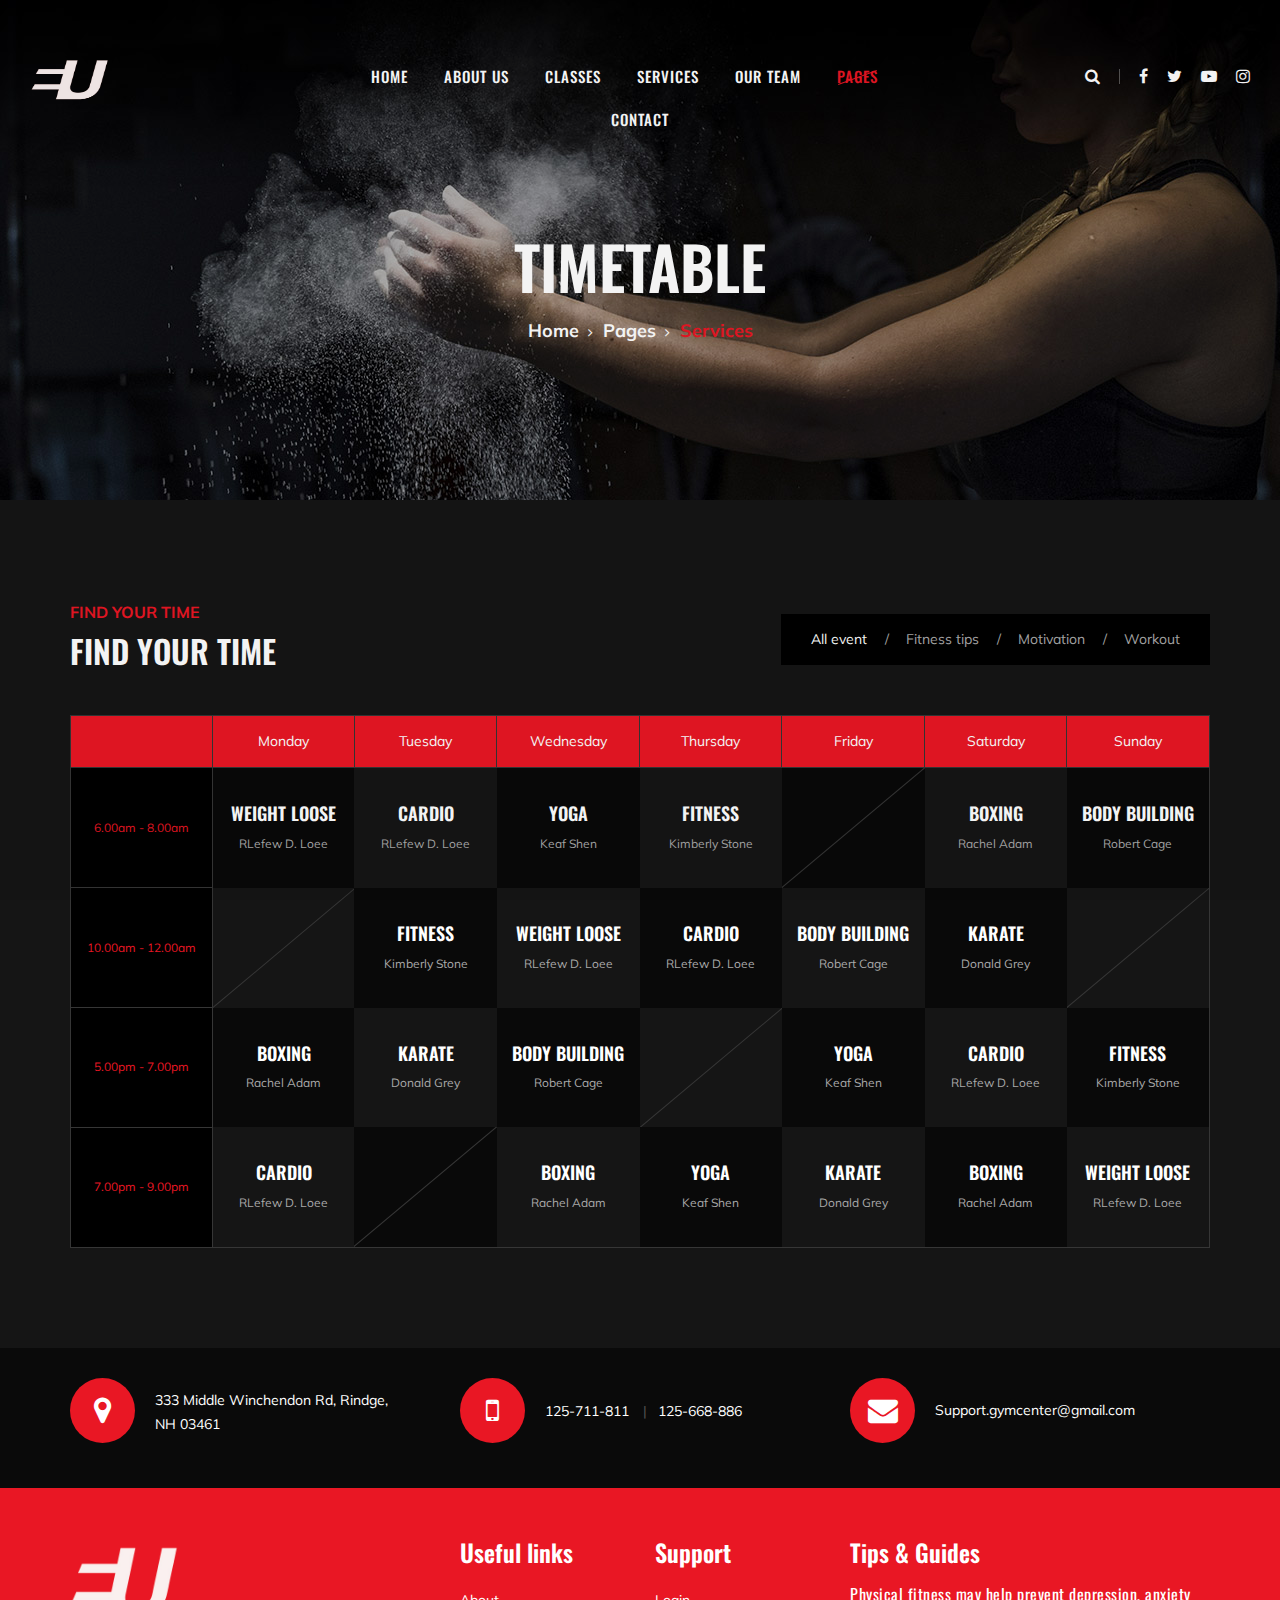
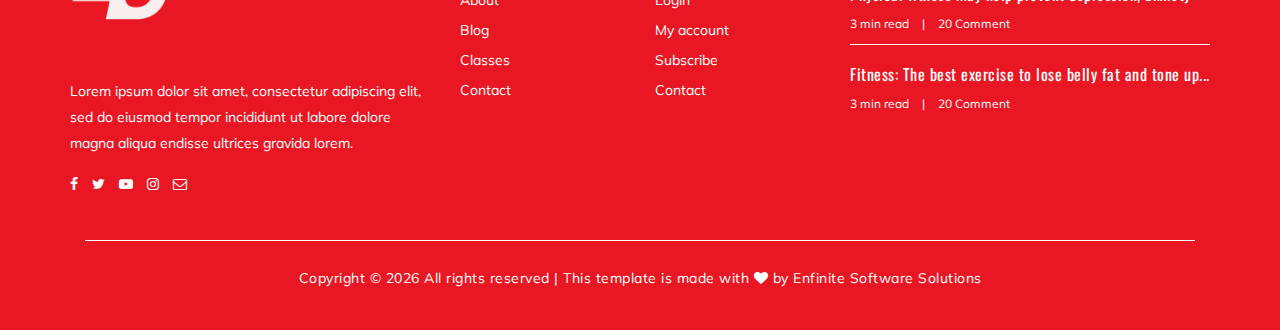
<file: class-timetable.html>
<!DOCTYPE html>
<html lang="zxx">

<head>
    <meta charset="UTF-8">
    <meta name="description" content="Gym Template">
    <meta name="keywords" content="Gym, unica, creative, html">
    <meta name="viewport" content="width=device-width, initial-scale=1.0">
    <meta http-equiv="X-UA-Compatible" content="ie=edge">
    <title>Gym | Template</title>

    <!-- Google Font -->
    <link href="https://fonts.googleapis.com/css?family=Muli:300,400,500,600,700,800,900&display=swap" rel="stylesheet">
    <link href="https://fonts.googleapis.com/css?family=Oswald:300,400,500,600,700&display=swap" rel="stylesheet">

    <!-- Css Styles -->
    <link rel="stylesheet" href="css/bootstrap.min.css" type="text/css">
    <link rel="stylesheet" href="css/font-awesome.min.css" type="text/css">
    <link rel="stylesheet" href="css/flaticon.css" type="text/css">
    <link rel="stylesheet" href="css/owl.carousel.min.css" type="text/css">
    <link rel="stylesheet" href="css/barfiller.css" type="text/css">
    <link rel="stylesheet" href="css/magnific-popup.css" type="text/css">
    <link rel="stylesheet" href="css/slicknav.min.css" type="text/css">
    <link rel="stylesheet" href="css/style.css" type="text/css">
</head>

<body>
    <!-- Page Preloder -->
    <div id="preloder">
        <div class="loader"></div>
    </div>

    <!-- Offcanvas Menu Section Begin -->
    <div class="offcanvas-menu-overlay"></div>
    <div class="offcanvas-menu-wrapper">
        <div class="canvas-close">
            <i class="fa fa-close"></i>
        </div>
        <div class="canvas-search search-switch">
            <i class="fa fa-search"></i>
        </div>
        <nav class="canvas-menu mobile-menu">
            <ul>
                <li><a href="./index.html">Home</a></li>
                <li><a href="./about-us.html">About Us</a></li>
                <li><a href="./class-details.html">Classes</a></li>
                <li><a href="./services.html">Services</a></li>
                <li><a href="./team.html">Our Team</a></li>
                <li><a href="#">Pages</a>
                    <ul class="dropdown">
                        <li><a href="./about-us.html">About us</a></li>
                        <li><a href="./class-timetable.html">Classes timetable</a></li>
                        <li><a href="./bmi-calculator.html">Bmi calculate</a></li>
                        <li><a href="./team.html">Our team</a></li>
                        <li><a href="./gallery.html">Gallery</a></li>
                        <li><a href="./blog.html">Our blog</a></li>
                        <li><a href="./404.html">404</a></li>
                    </ul>
                </li>
                <li><a href="./contact.html">Contact</a></li>
            </ul>
        </nav>
        <div id="mobile-menu-wrap"></div>
        <div class="canvas-social">
            <a href="#"><i class="fa fa-facebook"></i></a>
            <a href="#"><i class="fa fa-twitter"></i></a>
            <a href="#"><i class="fa fa-youtube-play"></i></a>
            <a href="#"><i class="fa fa-instagram"></i></a>
        </div>
    </div>
    <!-- Offcanvas Menu Section End -->

    <!-- Header Section Begin -->
    <header class="header-section">
        <div class="container-fluid">
            <div class="row">
                <div class="col-lg-3">
                    <div class="logo">
                        <a href="./index.html">
                            <img src="img/Green_And_White_Typography_Wedding_Logo__4_-removebg-preview.png" alt=""
                                style="height: 60px; width: 80px;">
                        </a>
                    </div>
                </div>
                <div class="col-lg-6">
                    <nav class="nav-menu">
                        <ul>
                            <li><a href="./index.html">Home</a></li>
                            <li><a href="./about-us.html">About Us</a></li>
                            <li><a href="./classes.html">Classes</a></li>
                            <li><a href="./services.html">Services</a></li>
                            <li><a href="./team.html">Our Team</a></li>
                            <li class="active"><a href="#">Pages</a>
                                <ul class="dropdown">
                                    <li><a href="./about-us.html">About us</a></li>
                                    <li><a href="./class-timetable.html">Classes timetable</a></li>
                                    <li><a href="./bmi-calculator.html">Bmi calculate</a></li>
                                    <li><a href="./team.html">Our team</a></li>
                                    <li><a href="./gallery.html">Gallery</a></li>
                                    <li><a href="./blog.html">Our blog</a></li>
                                    <li><a href="./404.html">404</a></li>
                                </ul>
                            </li>
                            <li><a href="./contact.html">Contact</a></li>
                        </ul>
                    </nav>
                </div>
                <div class="col-lg-3">
                    <div class="top-option">
                        <div class="to-search search-switch">
                            <i class="fa fa-search"></i>
                        </div>
                        <div class="to-social">
                            <a href="#"><i class="fa fa-facebook"></i></a>
                            <a href="#"><i class="fa fa-twitter"></i></a>
                            <a href="#"><i class="fa fa-youtube-play"></i></a>
                            <a href="#"><i class="fa fa-instagram"></i></a>
                        </div>
                    </div>
                </div>
            </div>
            <div class="canvas-open">
                <i class="fa fa-bars"></i>
            </div>
        </div>
    </header>
    <!-- Header End -->

    <!-- Breadcrumb Section Begin -->
    <section class="breadcrumb-section set-bg" data-setbg="img/breadcrumb-bg.jpg">
        <div class="container">
            <div class="row">
                <div class="col-lg-12 text-center">
                    <div class="breadcrumb-text">
                        <h2>Timetable</h2>
                        <div class="bt-option">
                            <a href="./index.html">Home</a>
                            <a href="#">Pages</a>
                            <span>Services</span>
                        </div>
                    </div>
                </div>
            </div>
        </div>
    </section>
    <!-- Breadcrumb Section End -->

    <!-- Class Timetable Section Begin -->
    <section class="class-timetable-section spad">
        <div class="container">
            <div class="row">
                <div class="col-lg-6">
                    <div class="section-title">
                        <span>Find Your Time</span>
                        <h2>Find Your Time</h2>
                    </div>
                </div>
                <div class="col-lg-6">
                    <div class="table-controls">
                        <ul>
                            <li class="active" data-tsfilter="all">All event</li>
                            <li data-tsfilter="fitness">Fitness tips</li>
                            <li data-tsfilter="motivation">Motivation</li>
                            <li data-tsfilter="workout">Workout</li>
                        </ul>
                    </div>
                </div>
            </div>
            <div class="row">
                <div class="col-lg-12">
                    <div class="class-timetable">
                        <table>
                            <thead>
                                <tr>
                                    <th></th>
                                    <th>Monday</th>
                                    <th>Tuesday</th>
                                    <th>Wednesday</th>
                                    <th>Thursday</th>
                                    <th>Friday</th>
                                    <th>Saturday</th>
                                    <th>Sunday</th>
                                </tr>
                            </thead>
                            <tbody>
                                <tr>
                                    <td class="class-time">6.00am - 8.00am</td>
                                    <td class="dark-bg hover-bg ts-meta" data-tsmeta="workout">
                                        <h5>WEIGHT LOOSE</h5>
                                        <span>RLefew D. Loee</span>
                                    </td>
                                    <td class="hover-bg ts-meta" data-tsmeta="fitness">
                                        <h5>Cardio</h5>
                                        <span>RLefew D. Loee</span>
                                    </td>
                                    <td class="dark-bg hover-bg ts-meta" data-tsmeta="workout">
                                        <h5>Yoga</h5>
                                        <span>Keaf Shen</span>
                                    </td>
                                    <td class="hover-bg ts-meta" data-tsmeta="fitness">
                                        <h5>Fitness</h5>
                                        <span>Kimberly Stone</span>
                                    </td>
                                    <td class="dark-bg blank-td"></td>
                                    <td class="hover-bg ts-meta" data-tsmeta="motivation">
                                        <h5>Boxing</h5>
                                        <span>Rachel Adam</span>
                                    </td>
                                    <td class="dark-bg hover-bg ts-meta" data-tsmeta="workout">
                                        <h5>Body Building</h5>
                                        <span>Robert Cage</span>
                                    </td>
                                </tr>
                                <tr>
                                    <td class="class-time">10.00am - 12.00am</td>
                                    <td class="blank-td"></td>
                                    <td class="dark-bg hover-bg ts-meta" data-tsmeta="fitness">
                                        <h5>Fitness</h5>
                                        <span>Kimberly Stone</span>
                                    </td>
                                    <td class="hover-bg ts-meta" data-tsmeta="workout">
                                        <h5>WEIGHT LOOSE</h5>
                                        <span>RLefew D. Loee</span>
                                    </td>
                                    <td class="dark-bg hover-bg ts-meta" data-tsmeta="motivation">
                                        <h5>Cardio</h5>
                                        <span>RLefew D. Loee</span>
                                    </td>
                                    <td class="hover-bg ts-meta" data-tsmeta="workout">
                                        <h5>Body Building</h5>
                                        <span>Robert Cage</span>
                                    </td>
                                    <td class="dark-bg hover-bg ts-meta" data-tsmeta="motivation">
                                        <h5>Karate</h5>
                                        <span>Donald Grey</span>
                                    </td>
                                    <td class="blank-td"></td>
                                </tr>
                                <tr>
                                    <td class="class-time">5.00pm - 7.00pm</td>
                                    <td class="dark-bg hover-bg ts-meta" data-tsmeta="fitness">
                                        <h5>Boxing</h5>
                                        <span>Rachel Adam</span>
                                    </td>
                                    <td class="hover-bg ts-meta" data-tsmeta="motivation">
                                        <h5>Karate</h5>
                                        <span>Donald Grey</span>
                                    </td>
                                    <td class="dark-bg hover-bg ts-meta" data-tsmeta="workout">
                                        <h5>Body Building</h5>
                                        <span>Robert Cage</span>
                                    </td>
                                    <td class="blank-td"></td>
                                    <td class="dark-bg hover-bg ts-meta" data-tsmeta="workout">
                                        <h5>Yoga</h5>
                                        <span>Keaf Shen</span>
                                    </td>
                                    <td class="hover-bg ts-meta" data-tsmeta="motivation">
                                        <h5>Cardio</h5>
                                        <span>RLefew D. Loee</span>
                                    </td>
                                    <td class="dark-bg hover-bg ts-meta" data-tsmeta="fitness">
                                        <h5>Fitness</h5>
                                        <span>Kimberly Stone</span>
                                    </td>
                                </tr>
                                <tr>
                                    <td class="class-time">7.00pm - 9.00pm</td>
                                    <td class="hover-bg ts-meta" data-tsmeta="motivation">
                                        <h5>Cardio</h5>
                                        <span>RLefew D. Loee</span>
                                    </td>
                                    <td class="dark-bg blank-td"></td>
                                    <td class="hover-bg ts-meta" data-tsmeta="fitness">
                                        <h5>Boxing</h5>
                                        <span>Rachel Adam</span>
                                    </td>
                                    <td class="dark-bg hover-bg ts-meta" data-tsmeta="workout">
                                        <h5>Yoga</h5>
                                        <span>Keaf Shen</span>
                                    </td>
                                    <td class="hover-bg ts-meta" data-tsmeta="motivation">
                                        <h5>Karate</h5>
                                        <span>Donald Grey</span>
                                    </td>
                                    <td class="dark-bg hover-bg ts-meta" data-tsmeta="fitness">
                                        <h5>Boxing</h5>
                                        <span>Rachel Adam</span>
                                    </td>
                                    <td class="hover-bg ts-meta" data-tsmeta="workout">
                                        <h5>WEIGHT LOOSE</h5>
                                        <span>RLefew D. Loee</span>
                                    </td>
                                </tr>
                            </tbody>
                        </table>
                    </div>
                </div>
            </div>
        </div>
    </section>
    <!-- Class Timetable Section End -->

    <!-- Get In Touch Section Begin -->
    <div class="gettouch-section">
        <div class="container">
            <div class="row">
                <div class="col-md-4">
                    <div class="gt-text">
                        <i class="fa fa-map-marker"></i>
                        <p>333 Middle Winchendon Rd, Rindge,<br /> NH 03461</p>
                    </div>
                </div>
                <div class="col-md-4">
                    <div class="gt-text">
                        <i class="fa fa-mobile"></i>
                        <ul>
                            <li>125-711-811</li>
                            <li>125-668-886</li>
                        </ul>
                    </div>
                </div>
                <div class="col-md-4">
                    <div class="gt-text email">
                        <i class="fa fa-envelope"></i>
                        <p>Support.gymcenter@gmail.com</p>
                    </div>
                </div>
            </div>
        </div>
    </div>
    <!-- Get In Touch Section End -->

    <!-- Footer Section Begin -->
    <section class="footer-section">
        <div class="container">
            <div class="row">
                <div class="col-lg-4">
                    <div class="fs-about">
                        <div class="fa-logo">
                            <img src="img/Green_And_White_Typography_Wedding_Logo__4_-removebg-preview.png" alt=""
                                style="height: 110px; width: 110px;">
                        </div>
                        <p>Lorem ipsum dolor sit amet, consectetur adipiscing elit, sed do eiusmod tempor incididunt ut
                            labore dolore magna aliqua endisse ultrices gravida lorem.</p>
                        <div class="fa-social">
                            <a href="#"><i class="fa fa-facebook"></i></a>
                            <a href="#"><i class="fa fa-twitter"></i></a>
                            <a href="#"><i class="fa fa-youtube-play"></i></a>
                            <a href="#"><i class="fa fa-instagram"></i></a>
                            <a href="#"><i class="fa  fa-envelope-o"></i></a>
                        </div>
                    </div>
                </div>
                <div class="col-lg-2 col-md-3 col-sm-6">
                    <div class="fs-widget">
                        <h4>Useful links</h4>
                        <ul>
                            <li><a href="#">About</a></li>
                            <li><a href="#">Blog</a></li>
                            <li><a href="#">Classes</a></li>
                            <li><a href="#">Contact</a></li>
                        </ul>
                    </div>
                </div>
                <div class="col-lg-2 col-md-3 col-sm-6">
                    <div class="fs-widget">
                        <h4>Support</h4>
                        <ul>
                            <li><a href="#">Login</a></li>
                            <li><a href="#">My account</a></li>
                            <li><a href="#">Subscribe</a></li>
                            <li><a href="#">Contact</a></li>
                        </ul>
                    </div>
                </div>
                <div class="col-lg-4 col-md-6">
                    <div class="fs-widget">
                        <h4>Tips & Guides</h4>
                        <div class="fw-recent">
                            <h6><a href="#">Physical fitness may help prevent depression, anxiety</a></h6>
                            <ul>
                                <li>3 min read</li>
                                <li>20 Comment</li>
                            </ul>
                        </div>
                        <div class="fw-recent">
                            <h6><a href="#">Fitness: The best exercise to lose belly fat and tone up...</a></h6>
                            <ul>
                                <li>3 min read</li>
                                <li>20 Comment</li>
                            </ul>
                        </div>
                    </div>
                </div>
            </div>
            <div class="row">
                <div class="col-lg-12 text-center">
                    <div class="col-lg-12 text-center">
                        <div class="copyright-text">
                            <p><!-- Link back to Colorlib can't be removed. Template is licensed under CC BY 3.0. -->
                                Copyright &copy;
                                <script>document.write(new Date().getFullYear());</script> All rights reserved | This
                                template is made with <i class="fa fa-heart" aria-hidden="true"></i> by <a
                                    href="https://enfinite.in/" target="_blank"> Enfinite Software Solutions</a>
                                <!-- Link back to Colorlib can't be removed. Template is licensed under CC BY 3.0. -->
                            </p>
                        </div>
                    </div>
                </div>
            </div>
        </div>
    </section>
    <!-- Footer Section End -->

    <!-- Search model Begin -->
    <div class="search-model">
        <div class="h-100 d-flex align-items-center justify-content-center">
            <div class="search-close-switch">+</div>
            <form class="search-model-form">
                <input type="text" id="search-input" placeholder="Search here.....">
            </form>
        </div>
    </div>
    <!-- Search model end -->

    <!-- Js Plugins -->
    <script src="js/jquery-3.3.1.min.js"></script>
    <script src="js/bootstrap.min.js"></script>
    <script src="js/jquery.magnific-popup.min.js"></script>
    <script src="js/masonry.pkgd.min.js"></script>
    <script src="js/jquery.barfiller.js"></script>
    <script src="js/jquery.slicknav.js"></script>
    <script src="js/owl.carousel.min.js"></script>
    <script src="js/main.js"></script>



</body>

</html>
</file>
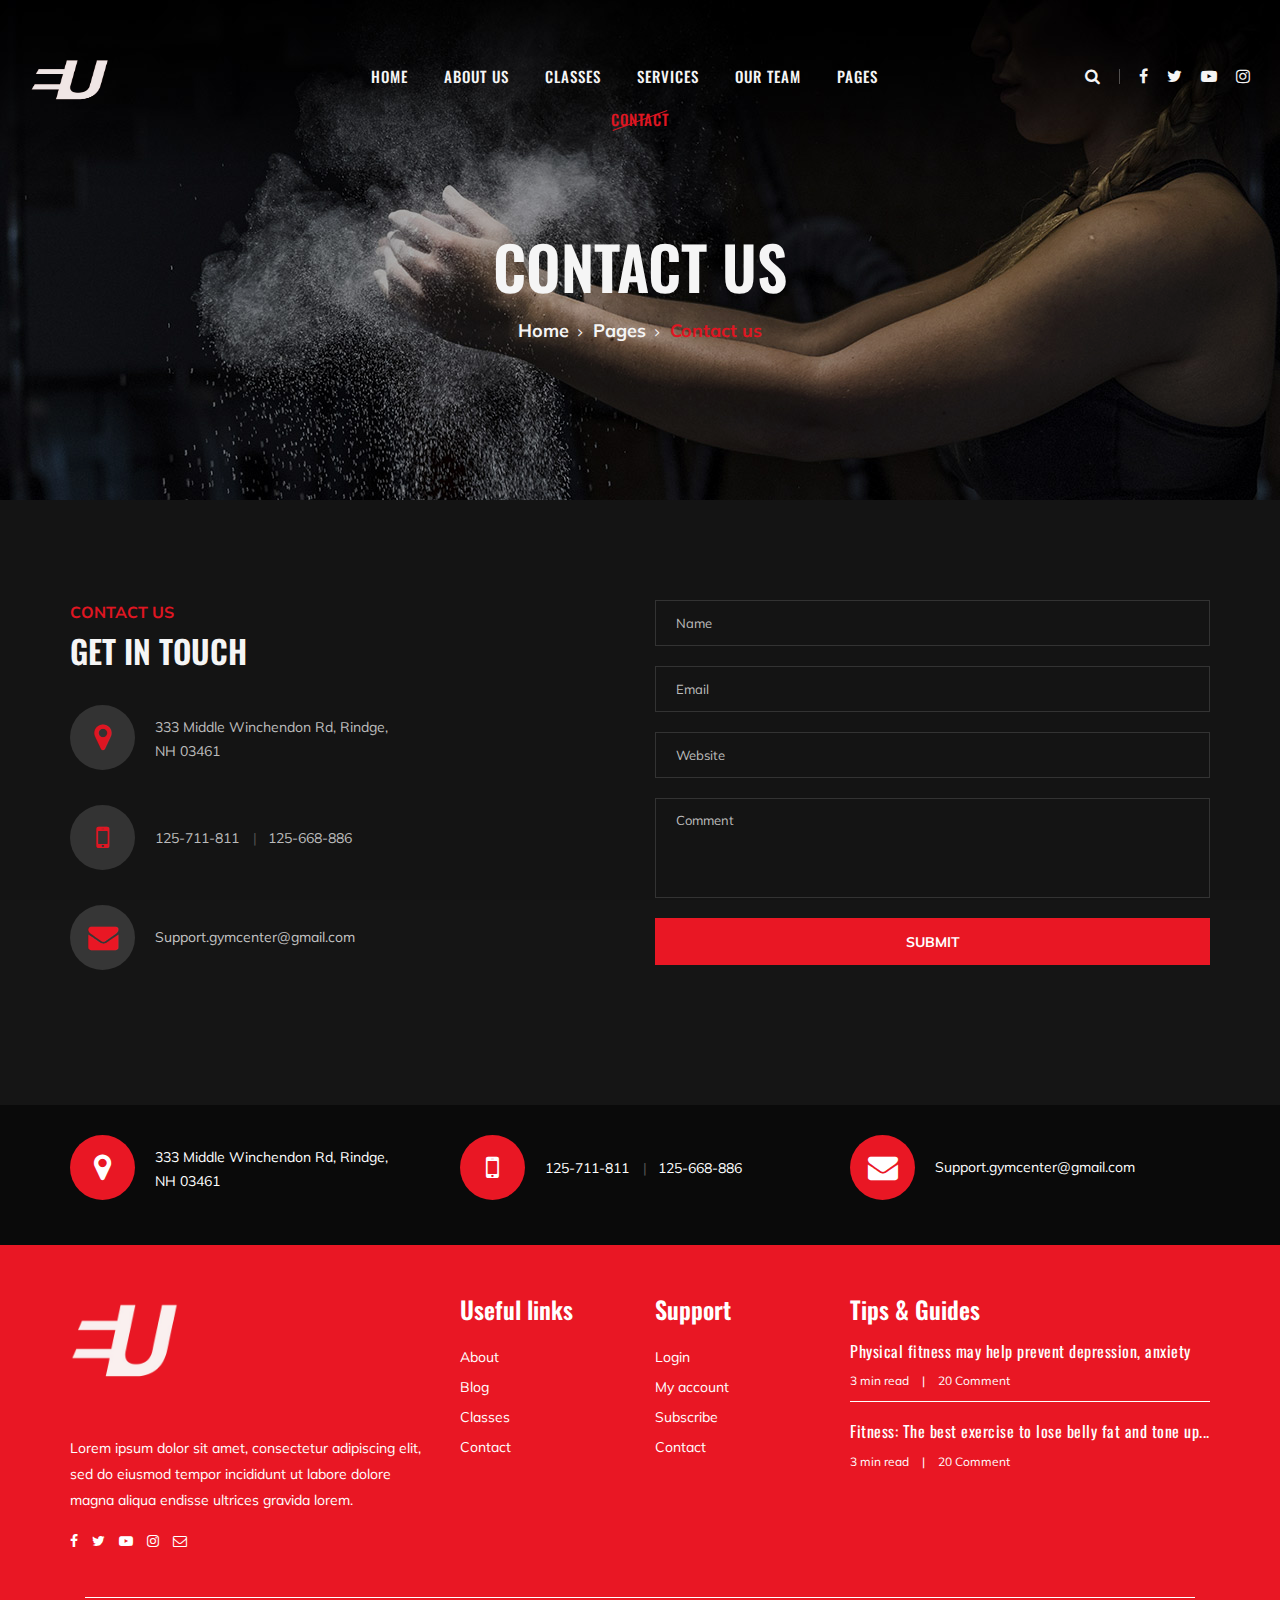
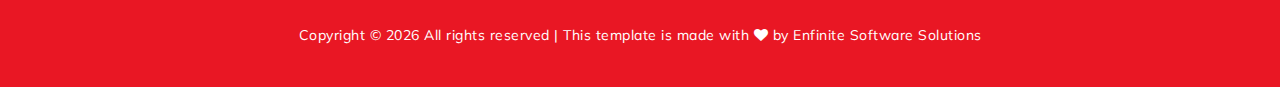
<file: contact.html>
<!DOCTYPE html>
<html lang="zxx">

<head>
    <meta charset="UTF-8">
    <meta name="description" content="Gym Template">
    <meta name="keywords" content="Gym, unica, creative, html">
    <meta name="viewport" content="width=device-width, initial-scale=1.0">
    <meta http-equiv="X-UA-Compatible" content="ie=edge">
    <title>Gym | Template</title>

    <!-- Google Font -->
    <link href="https://fonts.googleapis.com/css?family=Muli:300,400,500,600,700,800,900&display=swap" rel="stylesheet">
    <link href="https://fonts.googleapis.com/css?family=Oswald:300,400,500,600,700&display=swap" rel="stylesheet">

    <!-- Css Styles -->
    <link rel="stylesheet" href="css/bootstrap.min.css" type="text/css">
    <link rel="stylesheet" href="css/font-awesome.min.css" type="text/css">
    <link rel="stylesheet" href="css/flaticon.css" type="text/css">
    <link rel="stylesheet" href="css/owl.carousel.min.css" type="text/css">
    <link rel="stylesheet" href="css/barfiller.css" type="text/css">
    <link rel="stylesheet" href="css/magnific-popup.css" type="text/css">
    <link rel="stylesheet" href="css/slicknav.min.css" type="text/css">
    <link rel="stylesheet" href="css/style.css" type="text/css">
</head>

<body>
    <!-- Page Preloder -->
    <div id="preloder">
        <div class="loader"></div>
    </div>

    <!-- Offcanvas Menu Section Begin -->
    <div class="offcanvas-menu-overlay"></div>
    <div class="offcanvas-menu-wrapper">
        <div class="canvas-close">
            <i class="fa fa-close"></i>
        </div>
        <div class="canvas-search search-switch">
            <i class="fa fa-search"></i>
        </div>
        <nav class="canvas-menu mobile-menu">
            <ul>
                <li><a href="./index.html">Home</a></li>
                <li><a href="./about-us.html">About Us</a></li>
                <li><a href="./class-details.html">Classes</a></li>
                <li><a href="./services.html">Services</a></li>
                <li><a href="./team.html">Our Team</a></li>
                <li><a href="#">Pages</a>
                    <ul class="dropdown">
                        <li><a href="./about-us.html">About us</a></li>
                        <li><a href="./class-timetable.html">Classes timetable</a></li>
                        <li><a href="./bmi-calculator.html">Bmi calculate</a></li>
                        <li><a href="./team.html">Our team</a></li>
                        <li><a href="./gallery.html">Gallery</a></li>
                        <li><a href="./blog.html">Our blog</a></li>
                        <li><a href="./404.html">404</a></li>
                    </ul>
                </li>
                <li><a href="./contact.html">Contact</a></li>
            </ul>
        </nav>
        <div id="mobile-menu-wrap"></div>
        <div class="canvas-social">
            <a href="#"><i class="fa fa-facebook"></i></a>
            <a href="#"><i class="fa fa-twitter"></i></a>
            <a href="#"><i class="fa fa-youtube-play"></i></a>
            <a href="#"><i class="fa fa-instagram"></i></a>
        </div>
    </div>
    <!-- Offcanvas Menu Section End -->

    <!-- Header Section Begin -->
    <header class="header-section">
        <div class="container-fluid">
            <div class="row">
                <div class="col-lg-3">
                    <div class="logo">
                        <a href="./index.html">
                            <img src="img/Green_And_White_Typography_Wedding_Logo__4_-removebg-preview.png" alt=""
                                style="height: 60px; width: 80px;">
                        </a>
                    </div>
                </div>
                <div class="col-lg-6">
                    <nav class="nav-menu">
                        <ul>
                            <li><a href="./index.html">Home</a></li>
                            <li><a href="./about-us.html">About Us</a></li>
                            <li><a href="./class-details.html">Classes</a></li>
                            <li><a href="./services.html">Services</a></li>
                            <li><a href="./team.html">Our Team</a></li>
                            <li><a href="#">Pages</a>
                                <ul class="dropdown">
                                    <li><a href="./about-us.html">About us</a></li>
                                    <li><a href="./class-timetable.html">Classes timetable</a></li>
                                    <li><a href="./bmi-calculator.html">Bmi calculate</a></li>
                                    <li><a href="./team.html">Our team</a></li>
                                    <li><a href="./gallery.html">Gallery</a></li>
                                    <li><a href="./blog.html">Our blog</a></li>
                                    <li><a href="./404.html">404</a></li>
                                </ul>
                            </li>
                            <li class="active"><a href="./contact.html">Contact</a></li>
                        </ul>
                    </nav>
                </div>
                <div class="col-lg-3">
                    <div class="top-option">
                        <div class="to-search search-switch">
                            <i class="fa fa-search"></i>
                        </div>
                        <div class="to-social">
                            <a href="#"><i class="fa fa-facebook"></i></a>
                            <a href="#"><i class="fa fa-twitter"></i></a>
                            <a href="#"><i class="fa fa-youtube-play"></i></a>
                            <a href="#"><i class="fa fa-instagram"></i></a>
                        </div>
                    </div>
                </div>
            </div>
            <div class="canvas-open">
                <i class="fa fa-bars"></i>
            </div>
        </div>
    </header>
    <!-- Header End -->

    <!-- Breadcrumb Section Begin -->
    <section class="breadcrumb-section set-bg" data-setbg="img/breadcrumb-bg.jpg">
        <div class="container">
            <div class="row">
                <div class="col-lg-12 text-center">
                    <div class="breadcrumb-text">
                        <h2>Contact Us</h2>
                        <div class="bt-option">
                            <a href="./index.html">Home</a>
                            <a href="#">Pages</a>
                            <span>Contact us</span>
                        </div>
                    </div>
                </div>
            </div>
        </div>
    </section>
    <!-- Breadcrumb Section End -->

    <!-- Contact Section Begin -->
    <section class="contact-section spad">
        <div class="container">
            <div class="row">
                <div class="col-lg-6">
                    <div class="section-title contact-title">
                        <span>Contact Us</span>
                        <h2>GET IN TOUCH</h2>
                    </div>
                    <div class="contact-widget">
                        <div class="cw-text">
                            <i class="fa fa-map-marker"></i>
                            <p>333 Middle Winchendon Rd, Rindge,<br /> NH 03461</p>
                        </div>
                        <div class="cw-text">
                            <i class="fa fa-mobile"></i>
                            <ul>
                                <li>125-711-811</li>
                                <li>125-668-886</li>
                            </ul>
                        </div>
                        <div class="cw-text email">
                            <i class="fa fa-envelope"></i>
                            <p>Support.gymcenter@gmail.com</p>
                        </div>
                    </div>
                </div>
                <div class="col-lg-6">
                    <div class="leave-comment">
                        <form action="#">
                            <input type="text" placeholder="Name">
                            <input type="text" placeholder="Email">
                            <input type="text" placeholder="Website">
                            <textarea placeholder="Comment"></textarea>
                            <button type="submit">Submit</button>
                        </form>
                    </div>
                </div>
            </div>

        </div>
    </section>
    <!-- Contact Section End -->

    <!-- Get In Touch Section Begin -->
    <div class="gettouch-section">
        <div class="container">
            <div class="row">
                <div class="col-md-4">
                    <div class="gt-text">
                        <i class="fa fa-map-marker"></i>
                        <p>333 Middle Winchendon Rd, Rindge,<br /> NH 03461</p>
                    </div>
                </div>
                <div class="col-md-4">
                    <div class="gt-text">
                        <i class="fa fa-mobile"></i>
                        <ul>
                            <li>125-711-811</li>
                            <li>125-668-886</li>
                        </ul>
                    </div>
                </div>
                <div class="col-md-4">
                    <div class="gt-text email">
                        <i class="fa fa-envelope"></i>
                        <p>Support.gymcenter@gmail.com</p>
                    </div>
                </div>
            </div>
        </div>
    </div>
    <!-- Get In Touch Section End -->

    <!-- Footer Section Begin -->
    <section class="footer-section">
        <div class="container">
            <div class="row">
                <div class="col-lg-4">
                    <div class="fs-about">
                        <div class="fa-logo">
                            <img src="img/Green_And_White_Typography_Wedding_Logo__4_-removebg-preview.png" alt=""
                                style="height: 110px; width: 110px;">
                        </div>
                        <p>Lorem ipsum dolor sit amet, consectetur adipiscing elit, sed do eiusmod tempor incididunt ut
                            labore dolore magna aliqua endisse ultrices gravida lorem.</p>
                        <div class="fa-social">
                            <a href="#"><i class="fa fa-facebook"></i></a>
                            <a href="#"><i class="fa fa-twitter"></i></a>
                            <a href="#"><i class="fa fa-youtube-play"></i></a>
                            <a href="#"><i class="fa fa-instagram"></i></a>
                            <a href="#"><i class="fa  fa-envelope-o"></i></a>
                        </div>
                    </div>
                </div>
                <div class="col-lg-2 col-md-3 col-sm-6">
                    <div class="fs-widget">
                        <h4>Useful links</h4>
                        <ul>
                            <li><a href="#">About</a></li>
                            <li><a href="#">Blog</a></li>
                            <li><a href="#">Classes</a></li>
                            <li><a href="#">Contact</a></li>
                        </ul>
                    </div>
                </div>
                <div class="col-lg-2 col-md-3 col-sm-6">
                    <div class="fs-widget">
                        <h4>Support</h4>
                        <ul>
                            <li><a href="#">Login</a></li>
                            <li><a href="#">My account</a></li>
                            <li><a href="#">Subscribe</a></li>
                            <li><a href="#">Contact</a></li>
                        </ul>
                    </div>
                </div>
                <div class="col-lg-4 col-md-6">
                    <div class="fs-widget">
                        <h4>Tips & Guides</h4>
                        <div class="fw-recent">
                            <h6><a href="#">Physical fitness may help prevent depression, anxiety</a></h6>
                            <ul>
                                <li>3 min read</li>
                                <li>20 Comment</li>
                            </ul>
                        </div>
                        <div class="fw-recent">
                            <h6><a href="#">Fitness: The best exercise to lose belly fat and tone up...</a></h6>
                            <ul>
                                <li>3 min read</li>
                                <li>20 Comment</li>
                            </ul>
                        </div>
                    </div>
                </div>
            </div>
            <div class="row">
                <div class="col-lg-12 text-center">
                    <div class="col-lg-12 text-center">
                        <div class="copyright-text">
                            <p><!-- Link back to Colorlib can't be removed. Template is licensed under CC BY 3.0. -->
                                Copyright &copy;
                                <script>document.write(new Date().getFullYear());</script> All rights reserved | This
                                template is made with <i class="fa fa-heart" aria-hidden="true"></i> by <a
                                    href="https://enfinite.in/" target="_blank"> Enfinite Software Solutions</a>
                                <!-- Link back to Colorlib can't be removed. Template is licensed under CC BY 3.0. -->
                            </p>
                        </div>
                    </div>
                </div>
            </div>
        </div>
    </section>
    <!-- Footer Section End -->

    <!-- Search model Begin -->
    <div class="search-model">
        <div class="h-100 d-flex align-items-center justify-content-center">
            <div class="search-close-switch">+</div>
            <form class="search-model-form">
                <input type="text" id="search-input" placeholder="Search here.....">
            </form>
        </div>
    </div>
    <!-- Search model end -->

    <!-- Js Plugins -->
    <script src="js/jquery-3.3.1.min.js"></script>
    <script src="js/bootstrap.min.js"></script>
    <script src="js/jquery.magnific-popup.min.js"></script>
    <script src="js/masonry.pkgd.min.js"></script>
    <script src="js/jquery.barfiller.js"></script>
    <script src="js/jquery.slicknav.js"></script>
    <script src="js/owl.carousel.min.js"></script>
    <script src="js/main.js"></script>



</body>

</html>
</file>
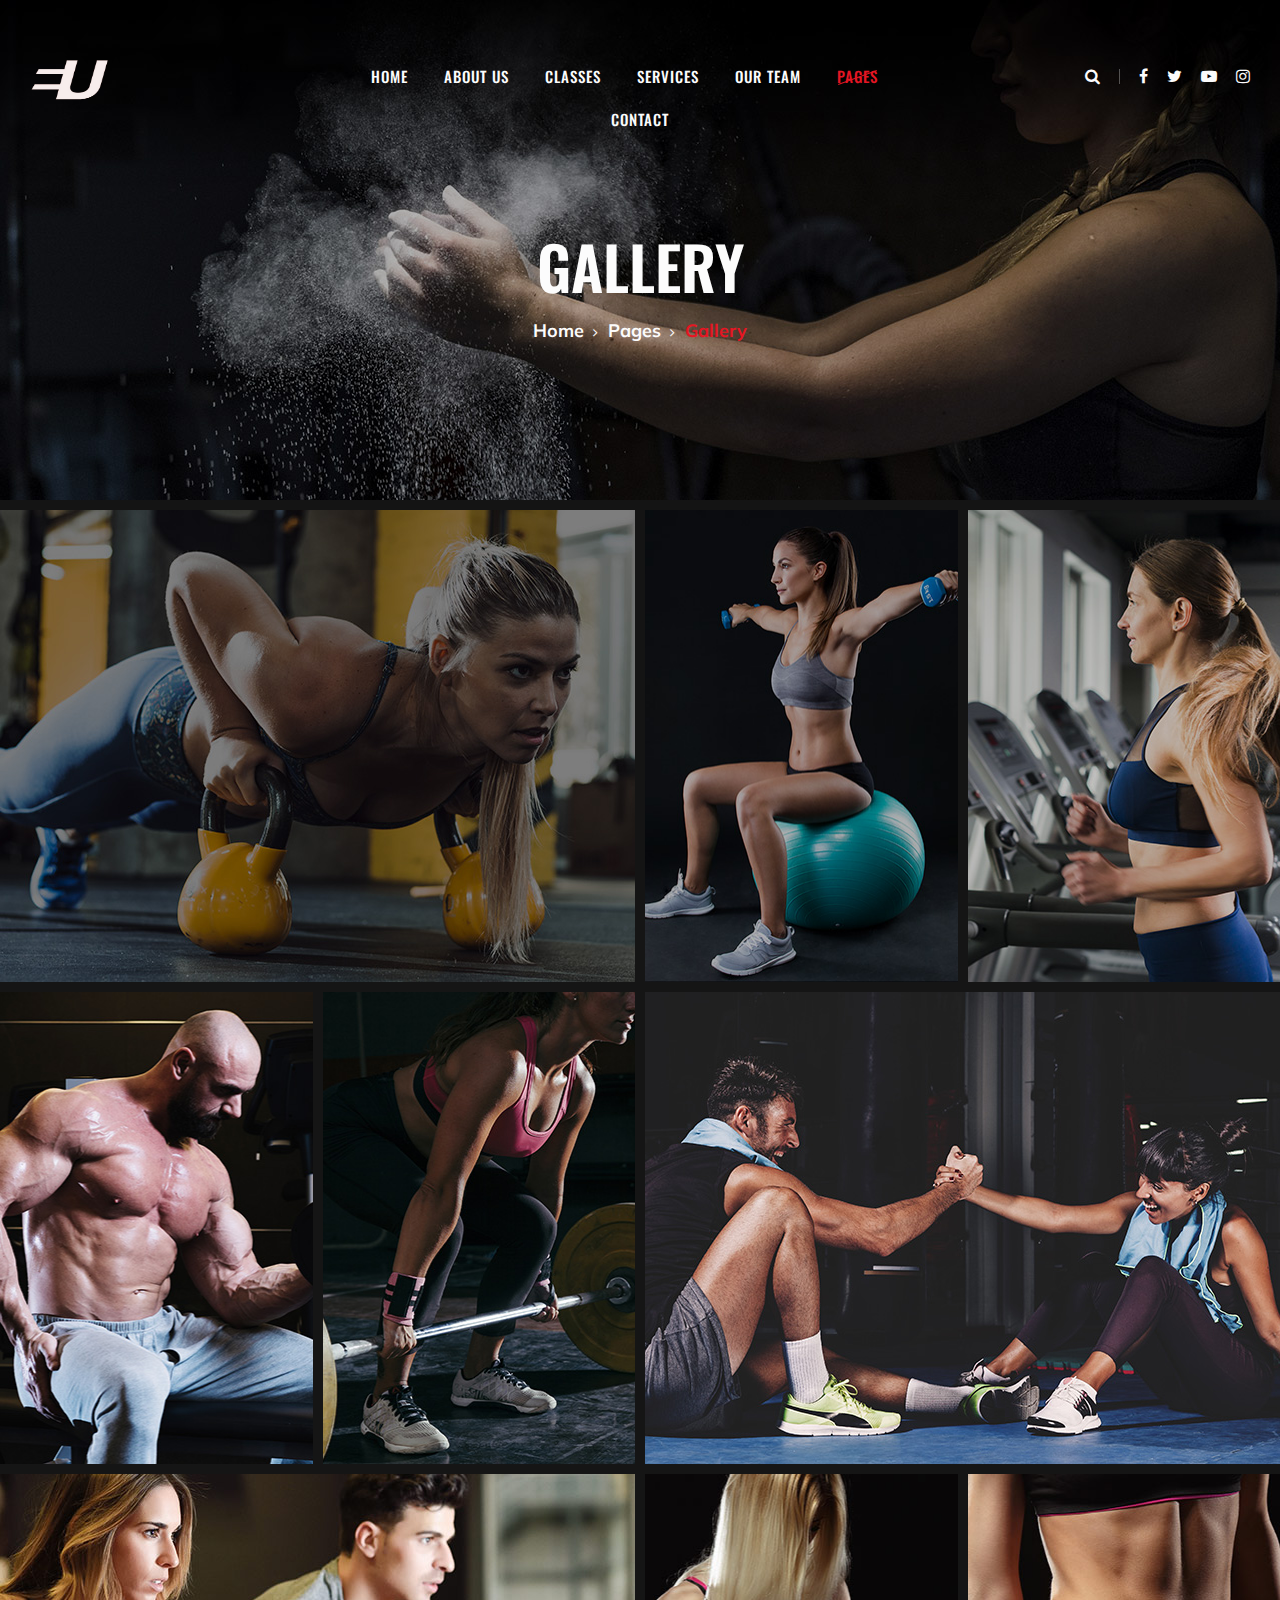
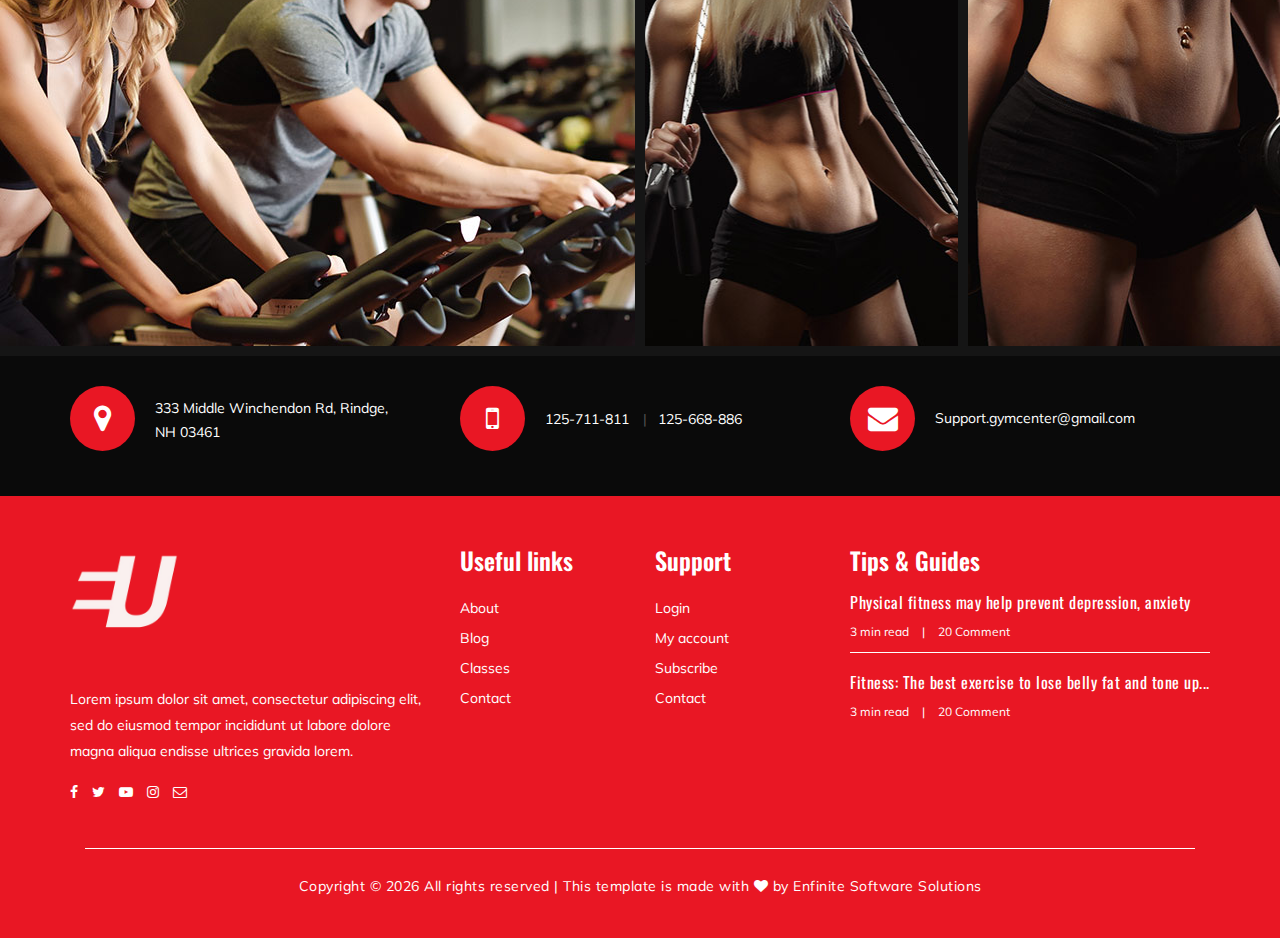
<file: gallery.html>
<!DOCTYPE html>
<html lang="zxx">

<head>
    <meta charset="UTF-8">
    <meta name="description" content="Gym Template">
    <meta name="keywords" content="Gym, unica, creative, html">
    <meta name="viewport" content="width=device-width, initial-scale=1.0">
    <meta http-equiv="X-UA-Compatible" content="ie=edge">
    <title>Gym | Template</title>

    <!-- Google Font -->
    <link href="https://fonts.googleapis.com/css?family=Muli:300,400,500,600,700,800,900&display=swap" rel="stylesheet">
    <link href="https://fonts.googleapis.com/css?family=Oswald:300,400,500,600,700&display=swap" rel="stylesheet">

    <!-- Css Styles -->
    <link rel="stylesheet" href="css/bootstrap.min.css" type="text/css">
    <link rel="stylesheet" href="css/font-awesome.min.css" type="text/css">
    <link rel="stylesheet" href="css/flaticon.css" type="text/css">
    <link rel="stylesheet" href="css/owl.carousel.min.css" type="text/css">
    <link rel="stylesheet" href="css/barfiller.css" type="text/css">
    <link rel="stylesheet" href="css/magnific-popup.css" type="text/css">
    <link rel="stylesheet" href="css/slicknav.min.css" type="text/css">
    <link rel="stylesheet" href="css/style.css" type="text/css">
</head>

<body>
    <!-- Page Preloder -->
    <div id="preloder">
        <div class="loader"></div>
    </div>

    <!-- Offcanvas Menu Section Begin -->
    <div class="offcanvas-menu-overlay"></div>
    <div class="offcanvas-menu-wrapper">
        <div class="canvas-close">
            <i class="fa fa-close"></i>
        </div>
        <div class="canvas-search search-switch">
            <i class="fa fa-search"></i>
        </div>
        <nav class="canvas-menu mobile-menu">
            <ul>
                <li><a href="./index.html">Home</a></li>
                <li><a href="./about-us.html">About Us</a></li>
                <li><a href="./class-details.html">Classes</a></li>
                <li><a href="./services.html">Services</a></li>
                <li><a href="./team.html">Our Team</a></li>
                <li><a href="#">Pages</a>
                    <ul class="dropdown">
                        <li><a href="./about-us.html">About us</a></li>
                        <li><a href="./class-timetable.html">Classes timetable</a></li>
                        <li><a href="./bmi-calculator.html">Bmi calculate</a></li>
                        <li><a href="./team.html">Our team</a></li>
                        <li><a href="./gallery.html">Gallery</a></li>
                        <li><a href="./blog.html">Our blog</a></li>
                        <li><a href="./404.html">404</a></li>
                    </ul>
                </li>
                <li><a href="./contact.html">Contact</a></li>
            </ul>
        </nav>
        <div id="mobile-menu-wrap"></div>
        <div class="canvas-social">
            <a href="#"><i class="fa fa-facebook"></i></a>
            <a href="#"><i class="fa fa-twitter"></i></a>
            <a href="#"><i class="fa fa-youtube-play"></i></a>
            <a href="#"><i class="fa fa-instagram"></i></a>
        </div>
    </div>
    <!-- Offcanvas Menu Section End -->

    <!-- Header Section Begin -->
    <header class="header-section">
        <div class="container-fluid">
            <div class="row">
                <div class="col-lg-3">
                    <div class="logo">
                        <a href="./index.html">
                            <img src="img/Green_And_White_Typography_Wedding_Logo__4_-removebg-preview.png" alt=""
                                style="height: 60px; width: 80px;">
                        </a>
                    </div>
                </div>
                <div class="col-lg-6">
                    <nav class="nav-menu">
                        <ul>
                            <li><a href="./index.html">Home</a></li>
                            <li><a href="./about-us.html">About Us</a></li>
                            <li><a href="./class-details.html">Classes</a></li>
                            <li><a href="./services.html">Services</a></li>
                            <li><a href="./team.html">Our Team</a></li>
                            <li class="active"><a href="#">Pages</a>
                                <ul class="dropdown">
                                    <li><a href="./about-us.html">About us</a></li>
                                    <li><a href="./class-timetable.html">Classes timetable</a></li>
                                    <li><a href="./bmi-calculator.html">Bmi calculate</a></li>
                                    <li><a href="./team.html">Our team</a></li>
                                    <li><a href="./gallery.html">Gallery</a></li>
                                    <li><a href="./blog.html">Our blog</a></li>
                                    <li><a href="./404.html">404</a></li>
                                </ul>
                            </li>
                            <li><a href="./contact.html">Contact</a></li>
                        </ul>
                    </nav>
                </div>
                <div class="col-lg-3">
                    <div class="top-option">
                        <div class="to-search search-switch">
                            <i class="fa fa-search"></i>
                        </div>
                        <div class="to-social">
                            <a href="#"><i class="fa fa-facebook"></i></a>
                            <a href="#"><i class="fa fa-twitter"></i></a>
                            <a href="#"><i class="fa fa-youtube-play"></i></a>
                            <a href="#"><i class="fa fa-instagram"></i></a>
                        </div>
                    </div>
                </div>
            </div>
            <div class="canvas-open">
                <i class="fa fa-bars"></i>
            </div>
        </div>
    </header>
    <!-- Header End -->

    <!-- Breadcrumb Section Begin -->
    <section class="breadcrumb-section set-bg" data-setbg="img/breadcrumb-bg.jpg">
        <div class="container">
            <div class="row">
                <div class="col-lg-12 text-center">
                    <div class="breadcrumb-text">
                        <h2>Gallery</h2>
                        <div class="bt-option">
                            <a href="./index.html">Home</a>
                            <a href="#">Pages</a>
                            <span>Gallery</span>
                        </div>
                    </div>
                </div>
            </div>
        </div>
    </section>
    <!-- Breadcrumb Section End -->

    <!-- Gallery Section Begin -->
    <div class="gallery-section gallery-page">
        <div class="gallery">
            <div class="grid-sizer"></div>
            <div class="gs-item grid-wide set-bg" data-setbg="img/gallery/gallery-1.jpg">
                <a href="img/gallery/gallery-1.jpg" class="thumb-icon image-popup"><i class="fa fa-picture-o"></i></a>
            </div>
            <div class="gs-item set-bg" data-setbg="img/gallery/gallery-2.jpg">
                <a href="img/gallery/gallery-2.jpg" class="thumb-icon image-popup"><i class="fa fa-picture-o"></i></a>
            </div>
            <div class="gs-item set-bg" data-setbg="img/gallery/gallery-3.jpg">
                <a href="img/gallery/gallery-3.jpg" class="thumb-icon image-popup"><i class="fa fa-picture-o"></i></a>
            </div>
            <div class="gs-item set-bg" data-setbg="img/gallery/gallery-4.jpg">
                <a href="img/gallery/gallery-4.jpg" class="thumb-icon image-popup"><i class="fa fa-picture-o"></i></a>
            </div>
            <div class="gs-item set-bg" data-setbg="img/gallery/gallery-5.jpg">
                <a href="img/gallery/gallery-5.jpg" class="thumb-icon image-popup"><i class="fa fa-picture-o"></i></a>
            </div>
            <div class="gs-item grid-wide set-bg" data-setbg="img/gallery/gallery-6.jpg">
                <a href="img/gallery/gallery-6.jpg" class="thumb-icon image-popup"><i class="fa fa-picture-o"></i></a>
            </div>
            <div class="gs-item grid-wide set-bg" data-setbg="img/gallery/gallery-7.jpg">
                <a href="img/gallery/gallery-7.jpg" class="thumb-icon image-popup"><i class="fa fa-picture-o"></i></a>
            </div>
            <div class="gs-item set-bg" data-setbg="img/gallery/gallery-8.jpg">
                <a href="img/gallery/gallery-8.jpg" class="thumb-icon image-popup"><i class="fa fa-picture-o"></i></a>
            </div>
            <div class="gs-item set-bg" data-setbg="img/gallery/gallery-9.jpg">
                <a href="img/gallery/gallery-9.jpg" class="thumb-icon image-popup"><i class="fa fa-picture-o"></i></a>
            </div>
        </div>
    </div>
    <!-- Gallery Section End -->

    <!-- Get In Touch Section Begin -->
    <div class="gettouch-section">
        <div class="container">
            <div class="row">
                <div class="col-md-4">
                    <div class="gt-text">
                        <i class="fa fa-map-marker"></i>
                        <p>333 Middle Winchendon Rd, Rindge,<br /> NH 03461</p>
                    </div>
                </div>
                <div class="col-md-4">
                    <div class="gt-text">
                        <i class="fa fa-mobile"></i>
                        <ul>
                            <li>125-711-811</li>
                            <li>125-668-886</li>
                        </ul>
                    </div>
                </div>
                <div class="col-md-4">
                    <div class="gt-text email">
                        <i class="fa fa-envelope"></i>
                        <p>Support.gymcenter@gmail.com</p>
                    </div>
                </div>
            </div>
        </div>
    </div>
    <!-- Get In Touch Section End -->

    <!-- Footer Section Begin -->
    <section class="footer-section">
        <div class="container">
            <div class="row">
                <div class="col-lg-4">
                    <div class="fs-about">
                        <div class="fa-logo">
                            <img src="img/Green_And_White_Typography_Wedding_Logo__4_-removebg-preview.png" alt=""
                                style="height: 110px; width: 110px;">
                        </div>
                        <p>Lorem ipsum dolor sit amet, consectetur adipiscing elit, sed do eiusmod tempor incididunt ut
                            labore dolore magna aliqua endisse ultrices gravida lorem.</p>
                        <div class="fa-social">
                            <a href="#"><i class="fa fa-facebook"></i></a>
                            <a href="#"><i class="fa fa-twitter"></i></a>
                            <a href="#"><i class="fa fa-youtube-play"></i></a>
                            <a href="#"><i class="fa fa-instagram"></i></a>
                            <a href="#"><i class="fa  fa-envelope-o"></i></a>
                        </div>
                    </div>
                </div>
                <div class="col-lg-2 col-md-3 col-sm-6">
                    <div class="fs-widget">
                        <h4>Useful links</h4>
                        <ul>
                            <li><a href="#">About</a></li>
                            <li><a href="#">Blog</a></li>
                            <li><a href="#">Classes</a></li>
                            <li><a href="#">Contact</a></li>
                        </ul>
                    </div>
                </div>
                <div class="col-lg-2 col-md-3 col-sm-6">
                    <div class="fs-widget">
                        <h4>Support</h4>
                        <ul>
                            <li><a href="#">Login</a></li>
                            <li><a href="#">My account</a></li>
                            <li><a href="#">Subscribe</a></li>
                            <li><a href="#">Contact</a></li>
                        </ul>
                    </div>
                </div>
                <div class="col-lg-4 col-md-6">
                    <div class="fs-widget">
                        <h4>Tips & Guides</h4>
                        <div class="fw-recent">
                            <h6><a href="#">Physical fitness may help prevent depression, anxiety</a></h6>
                            <ul>
                                <li>3 min read</li>
                                <li>20 Comment</li>
                            </ul>
                        </div>
                        <div class="fw-recent">
                            <h6><a href="#">Fitness: The best exercise to lose belly fat and tone up...</a></h6>
                            <ul>
                                <li>3 min read</li>
                                <li>20 Comment</li>
                            </ul>
                        </div>
                    </div>
                </div>
            </div>
            <div class="row">
                <div class="col-lg-12 text-center">
                    <div class="col-lg-12 text-center">
                        <div class="copyright-text">
                            <p><!-- Link back to Colorlib can't be removed. Template is licensed under CC BY 3.0. -->
                                Copyright &copy;
                                <script>document.write(new Date().getFullYear());</script> All rights reserved | This
                                template is made with <i class="fa fa-heart" aria-hidden="true"></i> by <a
                                    href="https://enfinite.in/" target="_blank"> Enfinite Software Solutions</a>
                                <!-- Link back to Colorlib can't be removed. Template is licensed under CC BY 3.0. -->
                            </p>
                        </div>
                    </div>
                </div>
            </div>
        </div>
    </section>
    <!-- Footer Section End -->

    <!-- Search model Begin -->
    <div class="search-model">
        <div class="h-100 d-flex align-items-center justify-content-center">
            <div class="search-close-switch">+</div>
            <form class="search-model-form">
                <input type="text" id="search-input" placeholder="Search here.....">
            </form>
        </div>
    </div>
    <!-- Search model end -->

    <!-- Js Plugins -->
    <script src="js/jquery-3.3.1.min.js"></script>
    <script src="js/bootstrap.min.js"></script>
    <script src="js/jquery.magnific-popup.min.js"></script>
    <script src="js/masonry.pkgd.min.js"></script>
    <script src="js/jquery.barfiller.js"></script>
    <script src="js/jquery.slicknav.js"></script>
    <script src="js/owl.carousel.min.js"></script>
    <script src="js/main.js"></script>


</body>

</html>
</file>
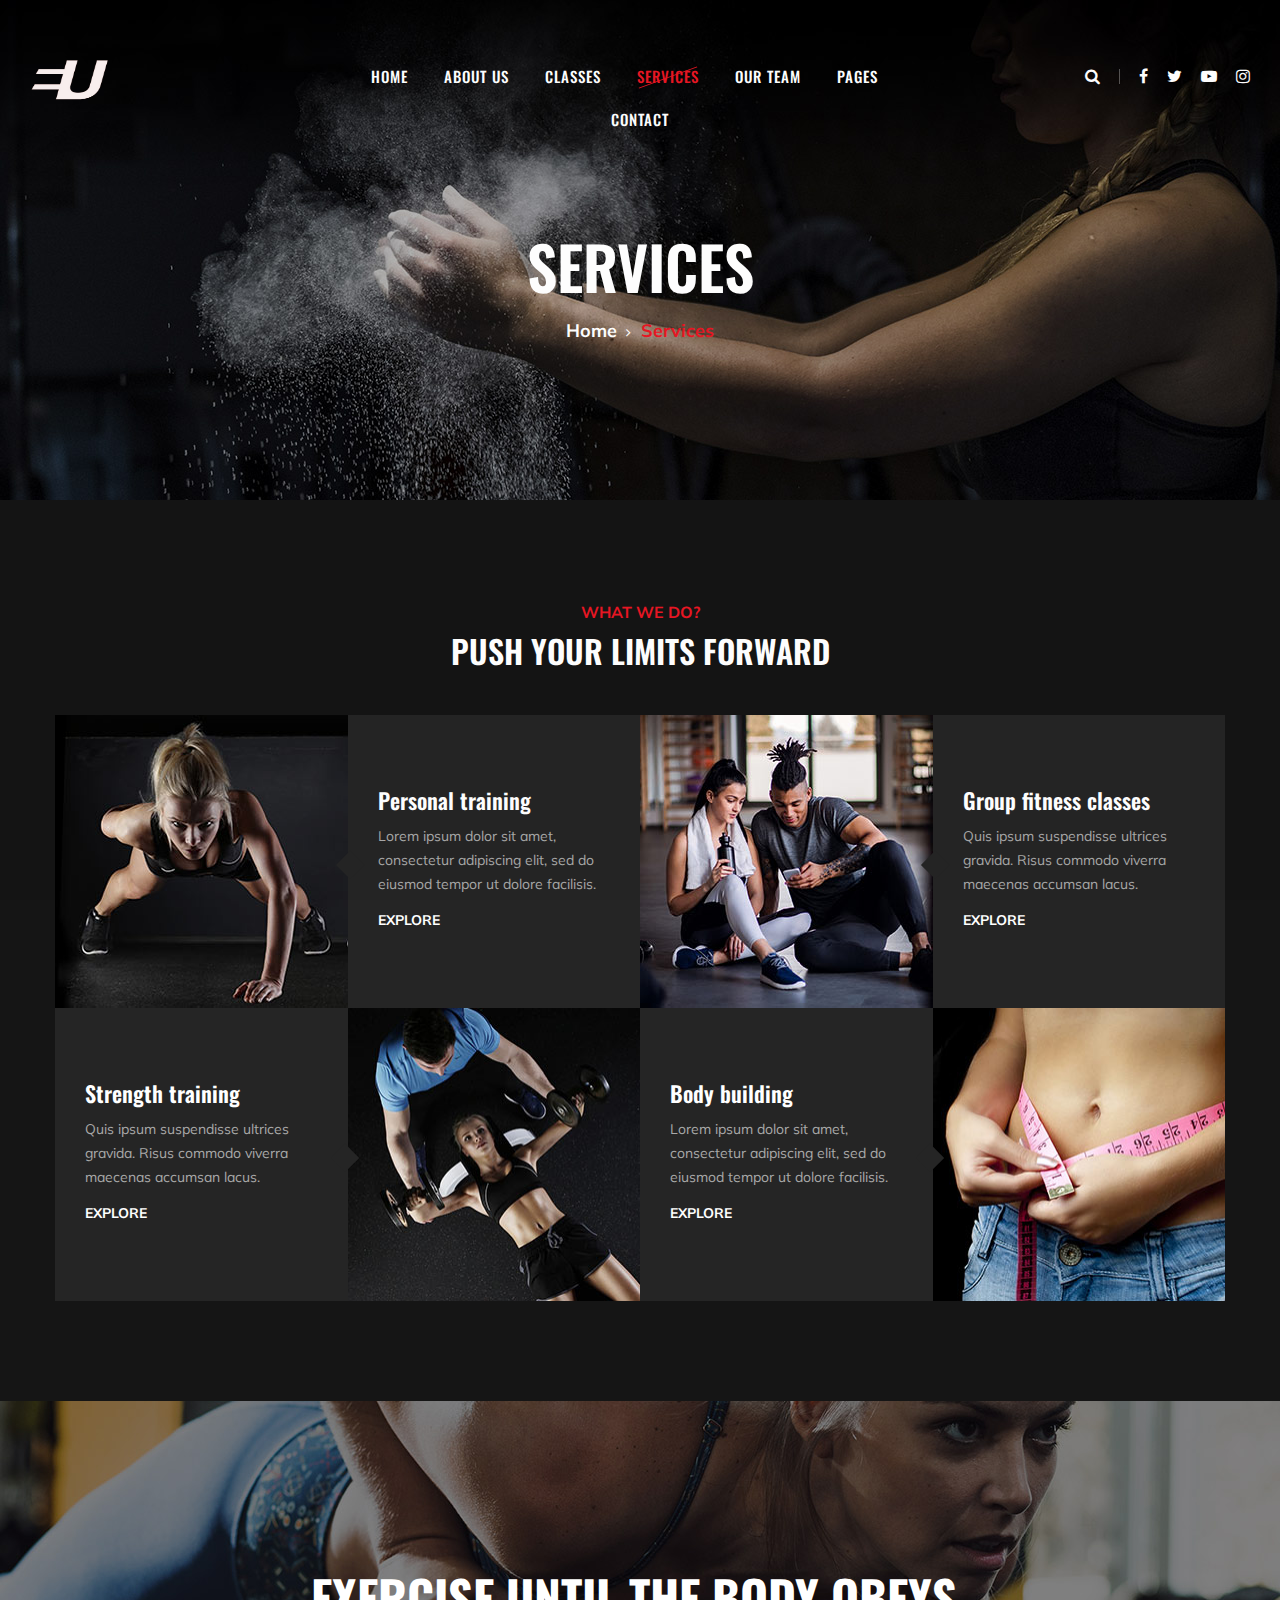
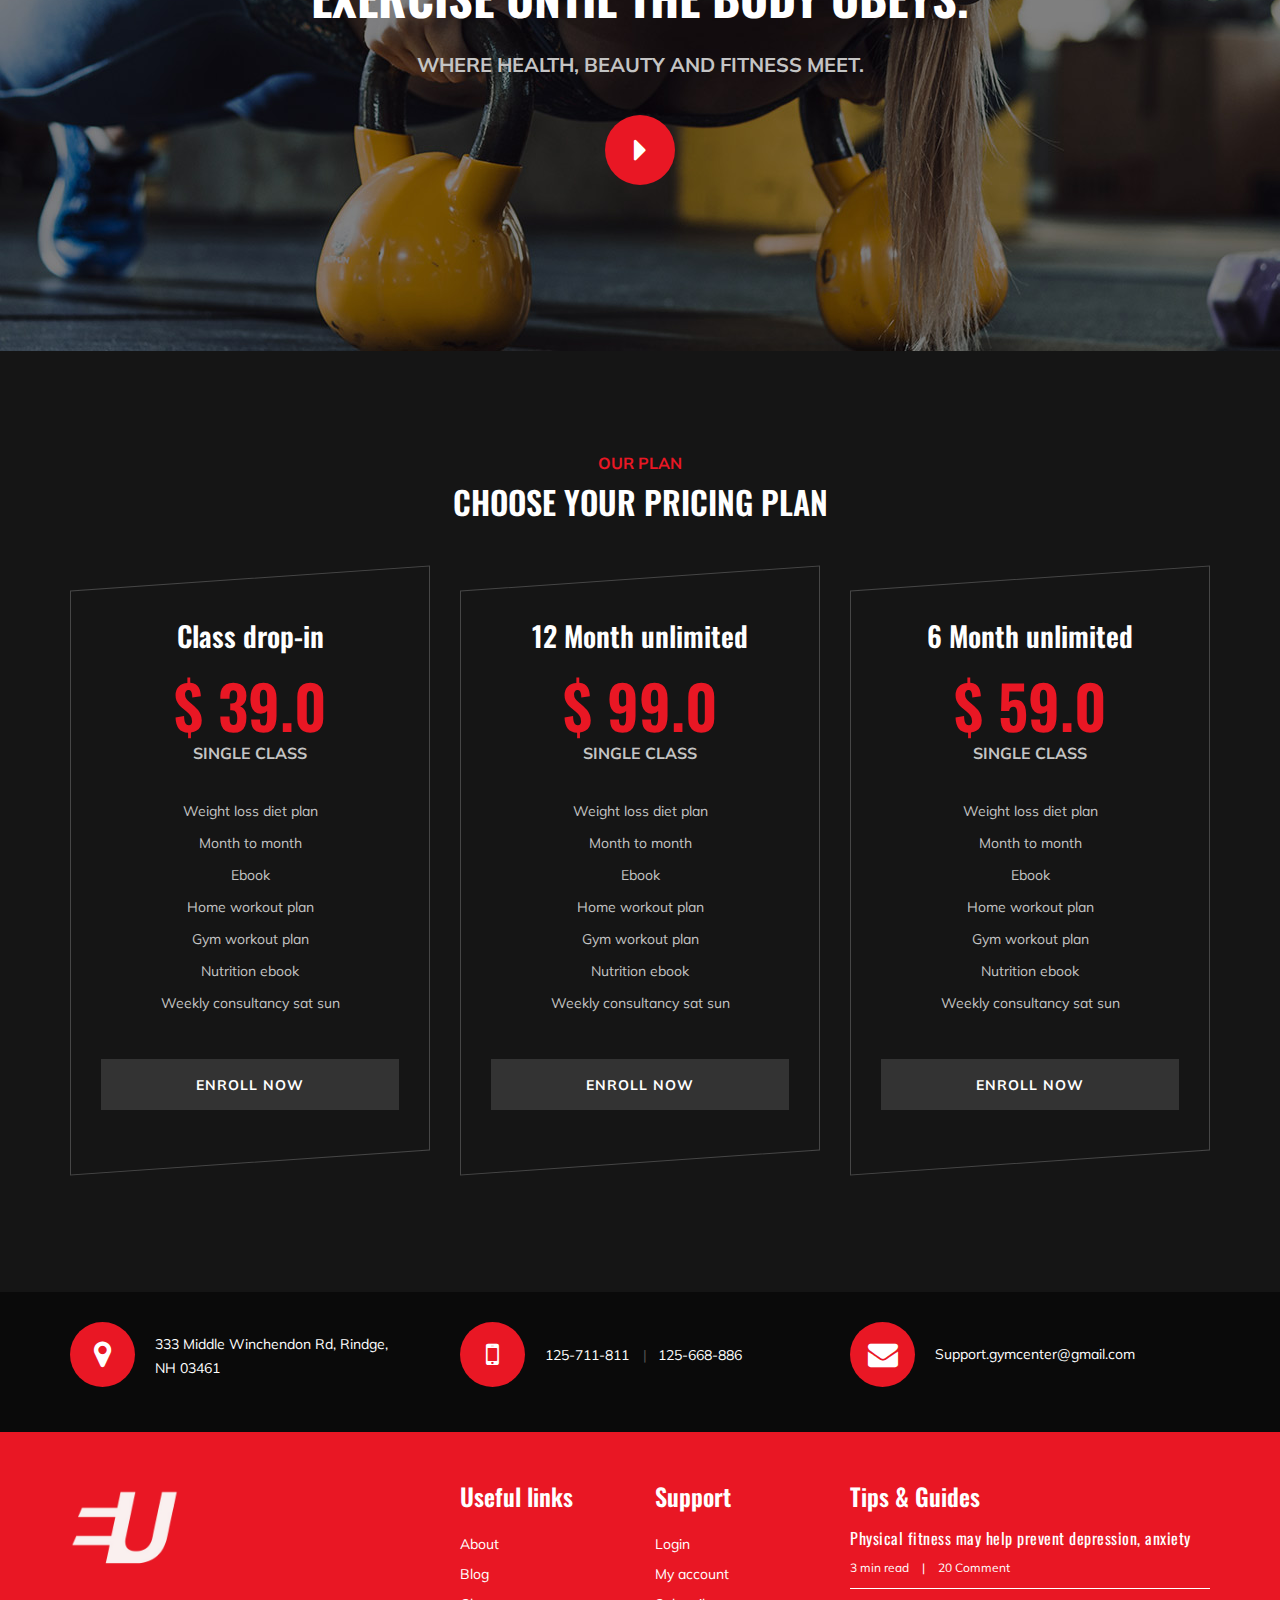
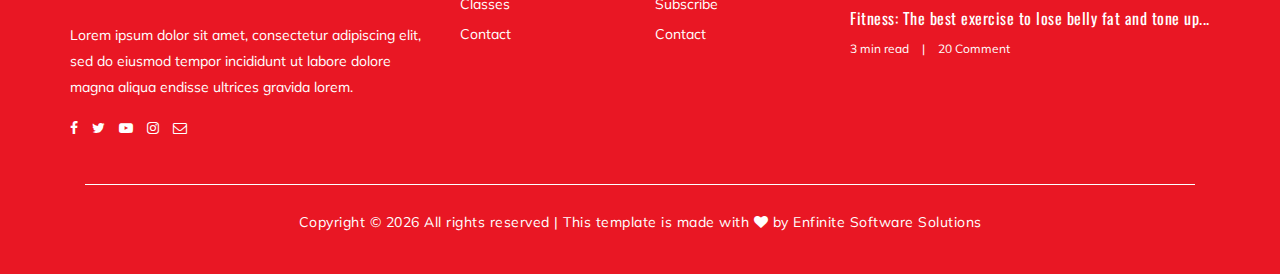
<file: services.html>
<!DOCTYPE html>
<html lang="zxx">

<head>
    <meta charset="UTF-8">
    <meta name="description" content="Gym Template">
    <meta name="keywords" content="Gym, unica, creative, html">
    <meta name="viewport" content="width=device-width, initial-scale=1.0">
    <meta http-equiv="X-UA-Compatible" content="ie=edge">
    <title>Gym | Template</title>

    <!-- Google Font -->
    <link href="https://fonts.googleapis.com/css?family=Muli:300,400,500,600,700,800,900&display=swap" rel="stylesheet">
    <link href="https://fonts.googleapis.com/css?family=Oswald:300,400,500,600,700&display=swap" rel="stylesheet">

    <!-- Css Styles -->
    <link rel="stylesheet" href="css/bootstrap.min.css" type="text/css">
    <link rel="stylesheet" href="css/font-awesome.min.css" type="text/css">
    <link rel="stylesheet" href="css/flaticon.css" type="text/css">
    <link rel="stylesheet" href="css/owl.carousel.min.css" type="text/css">
    <link rel="stylesheet" href="css/barfiller.css" type="text/css">
    <link rel="stylesheet" href="css/magnific-popup.css" type="text/css">
    <link rel="stylesheet" href="css/slicknav.min.css" type="text/css">
    <link rel="stylesheet" href="css/style.css" type="text/css">
</head>

<body>
    <!-- Page Preloder -->
    <div id="preloder">
        <div class="loader"></div>
    </div>

    <!-- Offcanvas Menu Section Begin -->
    <div class="offcanvas-menu-overlay"></div>
    <div class="offcanvas-menu-wrapper">
        <div class="canvas-close">
            <i class="fa fa-close"></i>
        </div>
        <div class="canvas-search search-switch">
            <i class="fa fa-search"></i>
        </div>
        <nav class="canvas-menu mobile-menu">
            <ul>
                <li><a href="./index.html">Home</a></li>
                <li><a href="./about-us.html">About Us</a></li>
                <li><a href="./class-details.html">Classes</a></li>
                <li><a href="./services.html">Services</a></li>
                <li><a href="./team.html">Our Team</a></li>
                <li><a href="#">Pages</a>
                    <ul class="dropdown">
                        <li><a href="./about-us.html">About us</a></li>
                        <li><a href="./class-timetable.html">Classes timetable</a></li>
                        <li><a href="./bmi-calculator.html">Bmi calculate</a></li>
                        <li><a href="./team.html">Our team</a></li>
                        <li><a href="./gallery.html">Gallery</a></li>
                        <li><a href="./blog.html">Our blog</a></li>
                        <li><a href="./404.html">404</a></li>
                    </ul>
                </li>
                <li><a href="./contact.html">Contact</a></li>
            </ul>
        </nav>
        <div id="mobile-menu-wrap"></div>
        <div class="canvas-social">
            <a href="#"><i class="fa fa-facebook"></i></a>
            <a href="#"><i class="fa fa-twitter"></i></a>
            <a href="#"><i class="fa fa-youtube-play"></i></a>
            <a href="#"><i class="fa fa-instagram"></i></a>
        </div>
    </div>
    <!-- Offcanvas Menu Section End -->

    <!-- Header Section Begin -->
    <header class="header-section">
        <div class="container-fluid">
            <div class="row">
                <div class="col-lg-3">
                    <div class="logo">
                        <a href="./index.html">
                            <img src="img/Green_And_White_Typography_Wedding_Logo__4_-removebg-preview.png" alt=""
                                style="height: 60px; width: 80px;">
                        </a>
                    </div>
                </div>
                <div class="col-lg-6">
                    <nav class="nav-menu">
                        <ul>
                            <li><a href="./index.html">Home</a></li>
                            <li><a href="./about-us.html">About Us</a></li>
                            <li><a href="./classes.html">Classes</a></li>
                            <li class="active"><a href="./services.html">Services</a></li>
                            <li><a href="./team.html">Our Team</a></li>
                            <li><a href="#">Pages</a>
                                <ul class="dropdown">
                                    <li><a href="./about-us.html">About us</a></li>
                                    <li><a href="./class-timetable.html">Classes timetable</a></li>
                                    <li><a href="./bmi-calculator.html">Bmi calculate</a></li>
                                    <li><a href="./team.html">Our team</a></li>
                                    <li><a href="./gallery.html">Gallery</a></li>
                                    <li><a href="./blog.html">Our blog</a></li>
                                    <li><a href="./404.html">404</a></li>
                                </ul>
                            </li>
                            <li><a href="./contact.html">Contact</a></li>
                        </ul>
                    </nav>
                </div>
                <div class="col-lg-3">
                    <div class="top-option">
                        <div class="to-search search-switch">
                            <i class="fa fa-search"></i>
                        </div>
                        <div class="to-social">
                            <a href="#"><i class="fa fa-facebook"></i></a>
                            <a href="#"><i class="fa fa-twitter"></i></a>
                            <a href="#"><i class="fa fa-youtube-play"></i></a>
                            <a href="#"><i class="fa fa-instagram"></i></a>
                        </div>
                    </div>
                </div>
            </div>
            <div class="canvas-open">
                <i class="fa fa-bars"></i>
            </div>
        </div>
    </header>
    <!-- Header End -->

    <!-- Breadcrumb Section Begin -->
    <section class="breadcrumb-section set-bg" data-setbg="img/breadcrumb-bg.jpg">
        <div class="container">
            <div class="row">
                <div class="col-lg-12 text-center">
                    <div class="breadcrumb-text">
                        <h2>Services</h2>
                        <div class="bt-option">
                            <a href="./index.html">Home</a>
                            <span>Services</span>
                        </div>
                    </div>
                </div>
            </div>
        </div>
    </section>
    <!-- Breadcrumb Section End -->

    <!-- Services Section Begin -->
    <section class="services-section spad">
        <div class="container">
            <div class="row">
                <div class="col-lg-12">
                    <div class="section-title">
                        <span>What we do?</span>
                        <h2>PUSH YOUR LIMITS FORWARD</h2>
                    </div>
                </div>
            </div>
            <div class="row">
                <div class="col-lg-3 order-lg-1 col-md-6 p-0">
                    <div class="ss-pic">
                        <img src="img/services/services-1.jpg" alt="">
                    </div>
                </div>
                <div class="col-lg-3 order-lg-2 col-md-6 p-0">
                    <div class="ss-text">
                        <h4>Personal training</h4>
                        <p>Lorem ipsum dolor sit amet, consectetur adipiscing elit, sed do eiusmod tempor ut dolore
                            facilisis.</p>
                        <a href="#">Explore</a>
                    </div>
                </div>
                <div class="col-lg-3 order-lg-3 col-md-6 p-0">
                    <div class="ss-pic">
                        <img src="img/services/services-2.jpg" alt="">
                    </div>
                </div>
                <div class="col-lg-3 order-lg-4 col-md-6 p-0">
                    <div class="ss-text">
                        <h4>Group fitness classes</h4>
                        <p>Quis ipsum suspendisse ultrices gravida. Risus commodo viverra maecenas accumsan lacus.</p>
                        <a href="#">Explore</a>
                    </div>
                </div>
                <div class="col-lg-3 order-lg-8 col-md-6 p-0">
                    <div class="ss-pic">
                        <img src="img/services/services-4.jpg" alt="">
                    </div>
                </div>
                <div class="col-lg-3 order-lg-7 col-md-6 p-0">
                    <div class="ss-text second-row">
                        <h4>Body building</h4>
                        <p>Lorem ipsum dolor sit amet, consectetur adipiscing elit, sed do eiusmod tempor ut dolore
                            facilisis.</p>
                        <a href="#">Explore</a>
                    </div>
                </div>
                <div class="col-lg-3 order-lg-6 col-md-6 p-0">
                    <div class="ss-pic">
                        <img src="img/services/services-3.jpg" alt="">
                    </div>
                </div>
                <div class="col-lg-3 order-lg-5 col-md-6 p-0">
                    <div class="ss-text second-row">
                        <h4>Strength training</h4>
                        <p>Quis ipsum suspendisse ultrices gravida. Risus commodo viverra maecenas accumsan lacus.</p>
                        <a href="#">Explore</a>
                    </div>
                </div>
            </div>
        </div>
    </section>
    <!-- Services Section End -->

    <!-- Banner Section Begin -->
    <section class="banner-section set-bg" data-setbg="img/banner-bg.jpg">
        <div class="container">
            <div class="row">
                <div class="col-lg-12 text-center">
                    <div class="bs-text service-banner">
                        <h2>Exercise until the body obeys.</h2>
                        <div class="bt-tips">Where health, beauty and fitness meet.</div>
                        <a href="https://www.youtube.com/watch?v=EzKkl64rRbM" class="play-btn video-popup"><i
                                class="fa fa-caret-right"></i></a>
                    </div>
                </div>
            </div>
        </div>
    </section>
    <!-- Banner Section End -->

    <!-- Pricing Section Begin -->
    <section class="pricing-section service-pricing spad">
        <div class="container">
            <div class="row">
                <div class="col-lg-12">
                    <div class="section-title">
                        <span>Our Plan</span>
                        <h2>Choose your pricing plan</h2>
                    </div>
                </div>
            </div>
            <div class="row justify-content-center">
                <div class="col-lg-4 col-md-8">
                    <div class="ps-item">
                        <h3>Class drop-in</h3>
                        <div class="pi-price">
                            <h2>$ 39.0</h2>
                            <span>SINGLE CLASS</span>
                        </div>
                        <ul>
                            <li>Weight loss diet plan </li>
                            <li>Month to month </li>
                            <li>Ebook </li>
                            <li>Home workout plan </li>
                            <li>Gym workout plan </li>
                            <li>Nutrition ebook </li>
                            <li>Weekly consultancy sat sun </li>
                        </ul>


                        <a href="#" class="primary-btn pricing-btn">Enroll now</a>
                        <a href="#" class="thumb-icon"><i class="fa fa-picture-o"></i></a>
                    </div>
                </div>
                <div class="col-lg-4 col-md-8">
                    <div class="ps-item">
                        <h3>12 Month unlimited</h3>
                        <div class="pi-price">
                            <h2>$ 99.0</h2>
                            <span>SINGLE CLASS</span>
                        </div>
                        <ul>
                            <li>Weight loss diet plan </li>
                            <li>Month to month </li>
                            <li>Ebook </li>
                            <li>Home workout plan </li>
                            <li>Gym workout plan </li>
                            <li>Nutrition ebook </li>
                            <li>Weekly consultancy sat sun </li>
                        </ul>


                        <a href="#" class="primary-btn pricing-btn">Enroll now</a>
                        <a href="#" class="thumb-icon"><i class="fa fa-picture-o"></i></a>
                    </div>
                </div>
                <div class="col-lg-4 col-md-8">
                    <div class="ps-item">
                        <h3>6 Month unlimited</h3>
                        <div class="pi-price">
                            <h2>$ 59.0</h2>
                            <span>SINGLE CLASS</span>
                        </div>
                        <ul>
                            <li>Weight loss diet plan </li>
                            <li>Month to month </li>
                            <li>Ebook </li>
                            <li>Home workout plan </li>
                            <li>Gym workout plan </li>
                            <li>Nutrition ebook </li>
                            <li>Weekly consultancy sat sun </li>
                        </ul>


                        <a href="#" class="primary-btn pricing-btn">Enroll now</a>
                        <a href="#" class="thumb-icon"><i class="fa fa-picture-o"></i></a>
                    </div>
                </div>
            </div>
        </div>
    </section>
    <!-- Pricing Section End -->

    <!-- Get In Touch Section Begin -->
    <div class="gettouch-section">
        <div class="container">
            <div class="row">
                <div class="col-md-4">
                    <div class="gt-text">
                        <i class="fa fa-map-marker"></i>
                        <p>333 Middle Winchendon Rd, Rindge,<br /> NH 03461</p>
                    </div>
                </div>
                <div class="col-md-4">
                    <div class="gt-text">
                        <i class="fa fa-mobile"></i>
                        <ul>
                            <li>125-711-811</li>
                            <li>125-668-886</li>
                        </ul>
                    </div>
                </div>
                <div class="col-md-4">
                    <div class="gt-text email">
                        <i class="fa fa-envelope"></i>
                        <p>Support.gymcenter@gmail.com</p>
                    </div>
                </div>
            </div>
        </div>
    </div>
    <!-- Get In Touch Section End -->

    <!-- Footer Section Begin -->
    <section class="footer-section">
        <div class="container">
            <div class="row">
                <div class="col-lg-4">
                    <div class="fs-about">
                        <div class="fa-logo">
                            <img src="img/Green_And_White_Typography_Wedding_Logo__4_-removebg-preview.png" alt=""
                                style="height: 110px; width: 110px;">
                        </div>
                        <p>Lorem ipsum dolor sit amet, consectetur adipiscing elit, sed do eiusmod tempor incididunt ut
                            labore dolore magna aliqua endisse ultrices gravida lorem.</p>
                        <div class="fa-social">
                            <a href="#"><i class="fa fa-facebook"></i></a>
                            <a href="#"><i class="fa fa-twitter"></i></a>
                            <a href="#"><i class="fa fa-youtube-play"></i></a>
                            <a href="#"><i class="fa fa-instagram"></i></a>
                            <a href="#"><i class="fa  fa-envelope-o"></i></a>
                        </div>
                    </div>
                </div>
                <div class="col-lg-2 col-md-3 col-sm-6">
                    <div class="fs-widget">
                        <h4>Useful links</h4>
                        <ul>
                            <li><a href="#">About</a></li>
                            <li><a href="#">Blog</a></li>
                            <li><a href="#">Classes</a></li>
                            <li><a href="#">Contact</a></li>
                        </ul>
                    </div>
                </div>
                <div class="col-lg-2 col-md-3 col-sm-6">
                    <div class="fs-widget">
                        <h4>Support</h4>
                        <ul>
                            <li><a href="#">Login</a></li>
                            <li><a href="#">My account</a></li>
                            <li><a href="#">Subscribe</a></li>
                            <li><a href="#">Contact</a></li>
                        </ul>
                    </div>
                </div>
                <div class="col-lg-4 col-md-6">
                    <div class="fs-widget">
                        <h4>Tips & Guides</h4>
                        <div class="fw-recent">
                            <h6><a href="#">Physical fitness may help prevent depression, anxiety</a></h6>
                            <ul>
                                <li>3 min read</li>
                                <li>20 Comment</li>
                            </ul>
                        </div>
                        <div class="fw-recent">
                            <h6><a href="#">Fitness: The best exercise to lose belly fat and tone up...</a></h6>
                            <ul>
                                <li>3 min read</li>
                                <li>20 Comment</li>
                            </ul>
                        </div>
                    </div>
                </div>
            </div>
            <div class="row">
                <div class="col-lg-12 text-center">
                    <div class="col-lg-12 text-center">
                        <div class="copyright-text">
                            <p><!-- Link back to Colorlib can't be removed. Template is licensed under CC BY 3.0. -->
                                Copyright &copy;
                                <script>document.write(new Date().getFullYear());</script> All rights reserved | This
                                template is made with <i class="fa fa-heart" aria-hidden="true"></i> by <a
                                    href="https://enfinite.in/" target="_blank"> Enfinite Software Solutions</a>
                                <!-- Link back to Colorlib can't be removed. Template is licensed under CC BY 3.0. -->
                            </p>
                        </div>
                    </div>
                </div>
            </div>
        </div>
    </section>
    <!-- Footer Section End -->

    <!-- Search model Begin -->
    <div class="search-model">
        <div class="h-100 d-flex align-items-center justify-content-center">
            <div class="search-close-switch">+</div>
            <form class="search-model-form">
                <input type="text" id="search-input" placeholder="Search here.....">
            </form>
        </div>
    </div>
    <!-- Search model end -->

    <!-- Js Plugins -->
    <script src="js/jquery-3.3.1.min.js"></script>
    <script src="js/bootstrap.min.js"></script>
    <script src="js/jquery.magnific-popup.min.js"></script>
    <script src="js/masonry.pkgd.min.js"></script>
    <script src="js/jquery.barfiller.js"></script>
    <script src="js/jquery.slicknav.js"></script>
    <script src="js/owl.carousel.min.js"></script>
    <script src="js/main.js"></script>



</body>

</html>
</file>
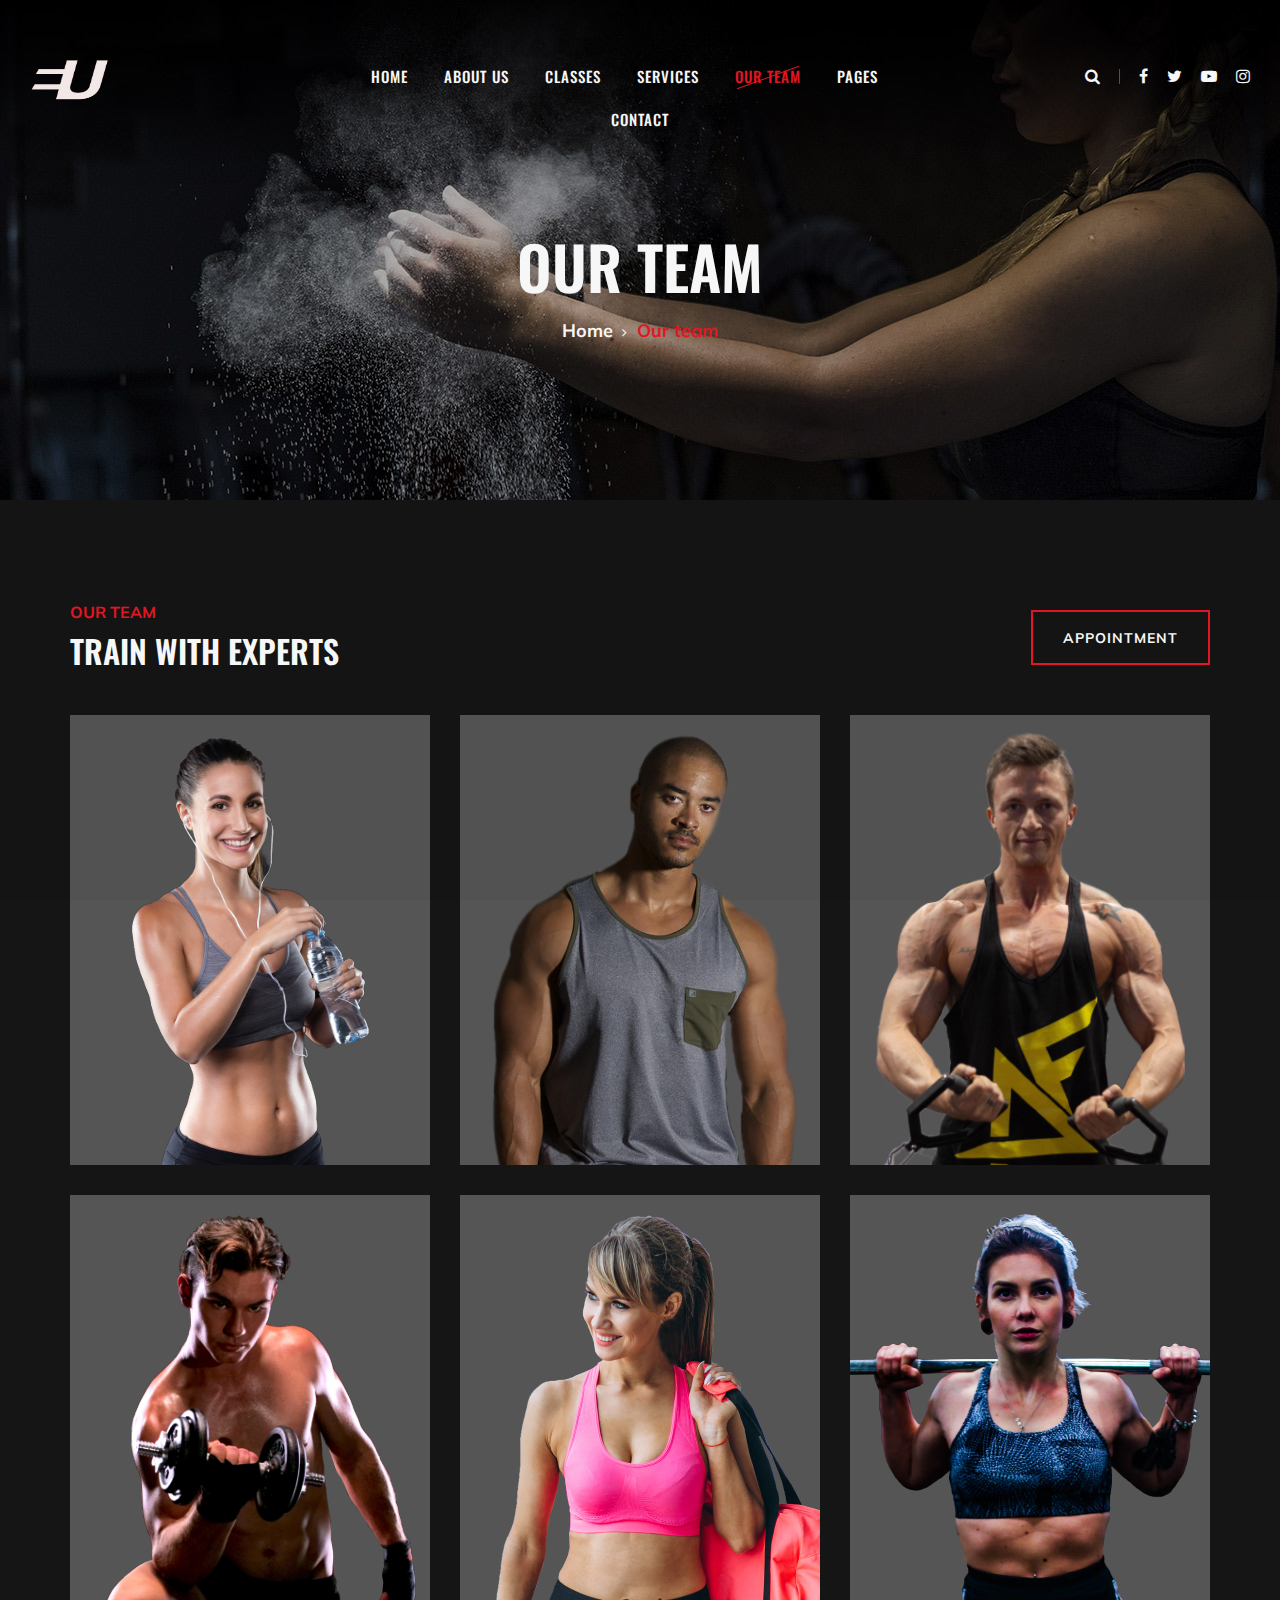
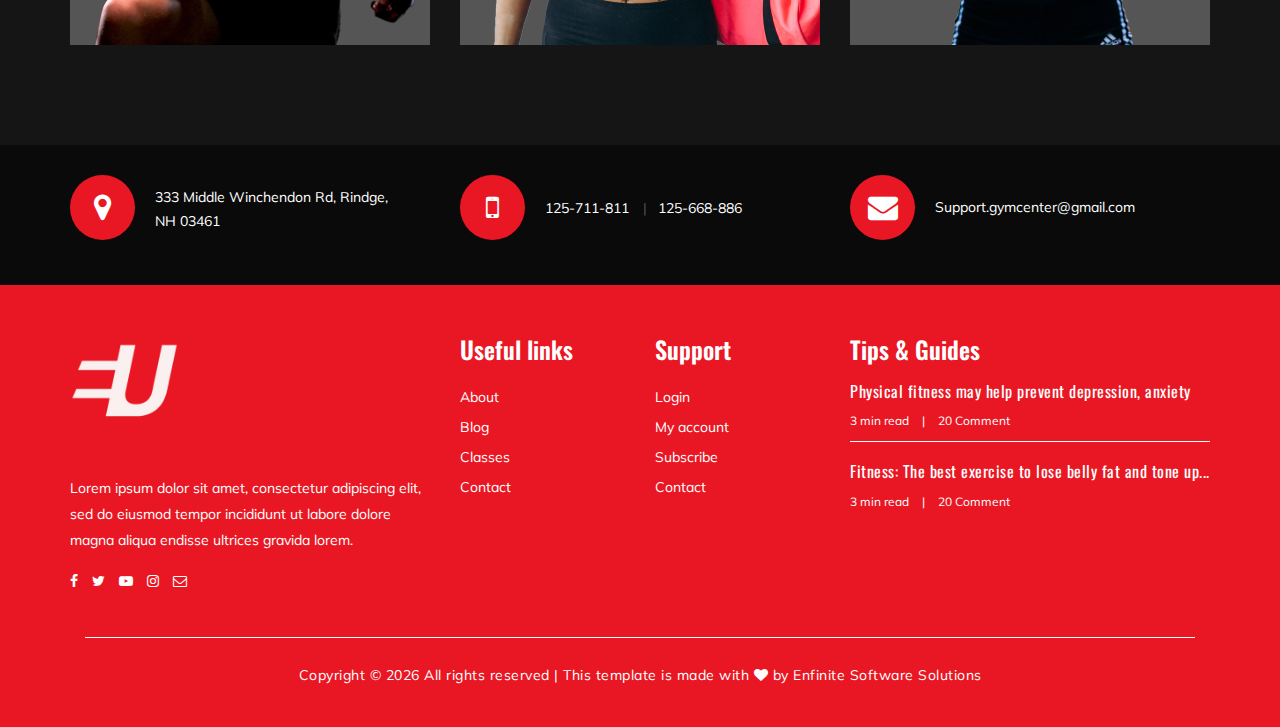
<file: team.html>
<!DOCTYPE html>
<html lang="zxx">

<head>
    <meta charset="UTF-8">
    <meta name="description" content="Gym Template">
    <meta name="keywords" content="Gym, unica, creative, html">
    <meta name="viewport" content="width=device-width, initial-scale=1.0">
    <meta http-equiv="X-UA-Compatible" content="ie=edge">
    <title>Gym | Template</title>

    <!-- Google Font -->
    <link href="https://fonts.googleapis.com/css?family=Muli:300,400,500,600,700,800,900&display=swap" rel="stylesheet">
    <link href="https://fonts.googleapis.com/css?family=Oswald:300,400,500,600,700&display=swap" rel="stylesheet">

    <!-- Css Styles -->
    <link rel="stylesheet" href="css/bootstrap.min.css" type="text/css">
    <link rel="stylesheet" href="css/font-awesome.min.css" type="text/css">
    <link rel="stylesheet" href="css/flaticon.css" type="text/css">
    <link rel="stylesheet" href="css/owl.carousel.min.css" type="text/css">
    <link rel="stylesheet" href="css/barfiller.css" type="text/css">
    <link rel="stylesheet" href="css/magnific-popup.css" type="text/css">
    <link rel="stylesheet" href="css/slicknav.min.css" type="text/css">
    <link rel="stylesheet" href="css/style.css" type="text/css">
</head>

<body>
    <!-- Page Preloder -->
    <div id="preloder">
        <div class="loader"></div>
    </div>

    <!-- Offcanvas Menu Section Begin -->
    <div class="offcanvas-menu-overlay"></div>
    <div class="offcanvas-menu-wrapper">
        <div class="canvas-close">
            <i class="fa fa-close"></i>
        </div>
        <div class="canvas-search search-switch">
            <i class="fa fa-search"></i>
        </div>
        <nav class="canvas-menu mobile-menu">
            <ul>
                <li><a href="./index.html">Home</a></li>
                <li><a href="./about-us.html">About Us</a></li>
                <li><a href="./class-details.html">Classes</a></li>
                <li><a href="./services.html">Services</a></li>
                <li><a href="./team.html">Our Team</a></li>
                <li><a href="#">Pages</a>
                    <ul class="dropdown">
                        <li><a href="./about-us.html">About us</a></li>
                        <li><a href="./class-timetable.html">Classes timetable</a></li>
                        <li><a href="./bmi-calculator.html">Bmi calculate</a></li>
                        <li><a href="./team.html">Our team</a></li>
                        <li><a href="./gallery.html">Gallery</a></li>
                        <li><a href="./blog.html">Our blog</a></li>
                        <li><a href="./404.html">404</a></li>
                    </ul>
                </li>
                <li><a href="./contact.html">Contact</a></li>
            </ul>
        </nav>
        <div id="mobile-menu-wrap"></div>
        <div class="canvas-social">
            <a href="#"><i class="fa fa-facebook"></i></a>
            <a href="#"><i class="fa fa-twitter"></i></a>
            <a href="#"><i class="fa fa-youtube-play"></i></a>
            <a href="#"><i class="fa fa-instagram"></i></a>
        </div>
    </div>
    <!-- Offcanvas Menu Section End -->

    <!-- Header Section Begin -->
    <header class="header-section">
        <div class="container-fluid">
            <div class="row">
                <div class="col-lg-3">
                    <div class="logo">
                        <a href="./index.html">
                            <img src="img/Green_And_White_Typography_Wedding_Logo__4_-removebg-preview.png" alt=""
                                style="height: 60px; width: 80px;">
                        </a>
                    </div>
                </div>
                <div class="col-lg-6">
                    <nav class="nav-menu">
                        <ul>
                            <li><a href="./index.html">Home</a></li>
                            <li><a href="./about-us.html">About Us</a></li>
                            <li><a href="./class-details.html">Classes</a></li>
                            <li><a href="./services.html">Services</a></li>
                            <li class="active"><a href="./team.html">Our Team</a></li>
                            <li><a href="#">Pages</a>
                                <ul class="dropdown">
                                    <li><a href="./about-us.html">About us</a></li>
                                    <li><a href="./class-timetable.html">Classes timetable</a></li>
                                    <li><a href="./bmi-calculator.html">Bmi calculate</a></li>
                                    <li><a href="./team.html">Our team</a></li>
                                    <li><a href="./gallery.html">Gallery</a></li>
                                    <li><a href="./blog.html">Our blog</a></li>
                                    <li><a href="./404.html">404</a></li>
                                </ul>
                            </li>
                            <li><a href="./contact.html">Contact</a></li>
                        </ul>
                    </nav>
                </div>
                <div class="col-lg-3">
                    <div class="top-option">
                        <div class="to-search search-switch">
                            <i class="fa fa-search"></i>
                        </div>
                        <div class="to-social">
                            <a href="#"><i class="fa fa-facebook"></i></a>
                            <a href="#"><i class="fa fa-twitter"></i></a>
                            <a href="#"><i class="fa fa-youtube-play"></i></a>
                            <a href="#"><i class="fa fa-instagram"></i></a>
                        </div>
                    </div>
                </div>
            </div>
            <div class="canvas-open">
                <i class="fa fa-bars"></i>
            </div>
        </div>
    </header>
    <!-- Header End -->

    <!-- Breadcrumb Section Begin -->
    <section class="breadcrumb-section set-bg" data-setbg="img/breadcrumb-bg.jpg">
        <div class="container">
            <div class="row">
                <div class="col-lg-12 text-center">
                    <div class="breadcrumb-text">
                        <h2>Our Team</h2>
                        <div class="bt-option">
                            <a href="./index.html">Home</a>
                            <span>Our team</span>
                        </div>
                    </div>
                </div>
            </div>
        </div>
    </section>
    <!-- Breadcrumb Section End -->

    <!-- Team Section Begin -->
    <section class="team-section team-page spad">
        <div class="container">
            <div class="row">
                <div class="col-lg-12">
                    <div class="team-title">
                        <div class="section-title">
                            <span>Our Team</span>
                            <h2>TRAIN WITH EXPERTS</h2>
                        </div>
                        <a href="#" class="primary-btn btn-normal appoinment-btn">appointment</a>
                    </div>
                </div>
            </div>
            <div class="row">
                <div class="col-lg-4 col-sm-6">
                    <div class="ts-item set-bg" data-setbg="img/team/team-1.jpg">
                        <div class="ts_text">
                            <h4>Athart Rachel</h4>
                            <span>Gym Trainer</span>
                            <div class="tt_social">
                                <a href="#"><i class="fa fa-facebook"></i></a>
                                <a href="#"><i class="fa fa-twitter"></i></a>
                                <a href="#"><i class="fa fa-youtube-play"></i></a>
                                <a href="#"><i class="fa fa-instagram"></i></a>
                                <a href="#"><i class="fa  fa-envelope-o"></i></a>
                            </div>
                        </div>
                    </div>
                </div>
                <div class="col-lg-4 col-sm-6">
                    <div class="ts-item set-bg" data-setbg="img/team/team-2.jpg">
                        <div class="ts_text">
                            <h4>Athart Rachel</h4>
                            <span>Gym Trainer</span>
                            <div class="tt_social">
                                <a href="#"><i class="fa fa-facebook"></i></a>
                                <a href="#"><i class="fa fa-twitter"></i></a>
                                <a href="#"><i class="fa fa-youtube-play"></i></a>
                                <a href="#"><i class="fa fa-instagram"></i></a>
                                <a href="#"><i class="fa  fa-envelope-o"></i></a>
                            </div>
                        </div>
                    </div>
                </div>
                <div class="col-lg-4 col-sm-6">
                    <div class="ts-item set-bg" data-setbg="img/team/team-3.jpg">
                        <div class="ts_text">
                            <h4>Athart Rachel</h4>
                            <span>Gym Trainer</span>
                            <div class="tt_social">
                                <a href="#"><i class="fa fa-facebook"></i></a>
                                <a href="#"><i class="fa fa-twitter"></i></a>
                                <a href="#"><i class="fa fa-youtube-play"></i></a>
                                <a href="#"><i class="fa fa-instagram"></i></a>
                                <a href="#"><i class="fa  fa-envelope-o"></i></a>
                            </div>
                        </div>
                    </div>
                </div>
                <div class="col-lg-4 col-sm-6">
                    <div class="ts-item set-bg" data-setbg="img/team/team-4.jpg">
                        <div class="ts_text">
                            <h4>Athart Rachel</h4>
                            <span>Gym Trainer</span>
                            <div class="tt_social">
                                <a href="#"><i class="fa fa-facebook"></i></a>
                                <a href="#"><i class="fa fa-twitter"></i></a>
                                <a href="#"><i class="fa fa-youtube-play"></i></a>
                                <a href="#"><i class="fa fa-instagram"></i></a>
                                <a href="#"><i class="fa  fa-envelope-o"></i></a>
                            </div>
                        </div>
                    </div>
                </div>
                <div class="col-lg-4 col-sm-6">
                    <div class="ts-item set-bg" data-setbg="img/team/team-5.jpg">
                        <div class="ts_text">
                            <h4>Athart Rachel</h4>
                            <span>Gym Trainer</span>
                            <div class="tt_social">
                                <a href="#"><i class="fa fa-facebook"></i></a>
                                <a href="#"><i class="fa fa-twitter"></i></a>
                                <a href="#"><i class="fa fa-youtube-play"></i></a>
                                <a href="#"><i class="fa fa-instagram"></i></a>
                                <a href="#"><i class="fa  fa-envelope-o"></i></a>
                            </div>
                        </div>
                    </div>
                </div>
                <div class="col-lg-4 col-sm-6">
                    <div class="ts-item set-bg" data-setbg="img/team/team-6.jpg">
                        <div class="ts_text">
                            <h4>Athart Rachel</h4>
                            <span>Gym Trainer</span>
                            <div class="tt_social">
                                <a href="#"><i class="fa fa-facebook"></i></a>
                                <a href="#"><i class="fa fa-twitter"></i></a>
                                <a href="#"><i class="fa fa-youtube-play"></i></a>
                                <a href="#"><i class="fa fa-instagram"></i></a>
                                <a href="#"><i class="fa  fa-envelope-o"></i></a>
                            </div>
                        </div>
                    </div>
                </div>
            </div>
        </div>
    </section>
    <!-- Team Section End -->

    <!-- Get In Touch Section Begin -->
    <div class="gettouch-section">
        <div class="container">
            <div class="row">
                <div class="col-md-4">
                    <div class="gt-text">
                        <i class="fa fa-map-marker"></i>
                        <p>333 Middle Winchendon Rd, Rindge,<br /> NH 03461</p>
                    </div>
                </div>
                <div class="col-md-4">
                    <div class="gt-text">
                        <i class="fa fa-mobile"></i>
                        <ul>
                            <li>125-711-811</li>
                            <li>125-668-886</li>
                        </ul>
                    </div>
                </div>
                <div class="col-md-4">
                    <div class="gt-text email">
                        <i class="fa fa-envelope"></i>
                        <p>Support.gymcenter@gmail.com</p>
                    </div>
                </div>
            </div>
        </div>
    </div>
    <!-- Get In Touch Section End -->

    <!-- Footer Section Begin -->
    <section class="footer-section">
        <div class="container">
            <div class="row">
                <div class="col-lg-4">
                    <div class="fs-about">
                        <div class="fa-logo">
                            <img src="img/Green_And_White_Typography_Wedding_Logo__4_-removebg-preview.png" alt=""
                                style="height: 110px; width: 110px;">
                        </div>
                        <p>Lorem ipsum dolor sit amet, consectetur adipiscing elit, sed do eiusmod tempor incididunt ut
                            labore dolore magna aliqua endisse ultrices gravida lorem.</p>
                        <div class="fa-social">
                            <a href="#"><i class="fa fa-facebook"></i></a>
                            <a href="#"><i class="fa fa-twitter"></i></a>
                            <a href="#"><i class="fa fa-youtube-play"></i></a>
                            <a href="#"><i class="fa fa-instagram"></i></a>
                            <a href="#"><i class="fa  fa-envelope-o"></i></a>
                        </div>
                    </div>
                </div>
                <div class="col-lg-2 col-md-3 col-sm-6">
                    <div class="fs-widget">
                        <h4>Useful links</h4>
                        <ul>
                            <li><a href="#">About</a></li>
                            <li><a href="#">Blog</a></li>
                            <li><a href="#">Classes</a></li>
                            <li><a href="#">Contact</a></li>
                        </ul>
                    </div>
                </div>
                <div class="col-lg-2 col-md-3 col-sm-6">
                    <div class="fs-widget">
                        <h4>Support</h4>
                        <ul>
                            <li><a href="#">Login</a></li>
                            <li><a href="#">My account</a></li>
                            <li><a href="#">Subscribe</a></li>
                            <li><a href="#">Contact</a></li>
                        </ul>
                    </div>
                </div>
                <div class="col-lg-4 col-md-6">
                    <div class="fs-widget">
                        <h4>Tips & Guides</h4>
                        <div class="fw-recent">
                            <h6><a href="#">Physical fitness may help prevent depression, anxiety</a></h6>
                            <ul>
                                <li>3 min read</li>
                                <li>20 Comment</li>
                            </ul>
                        </div>
                        <div class="fw-recent">
                            <h6><a href="#">Fitness: The best exercise to lose belly fat and tone up...</a></h6>
                            <ul>
                                <li>3 min read</li>
                                <li>20 Comment</li>
                            </ul>
                        </div>
                    </div>
                </div>
            </div>
            <div class="row">
                <div class="col-lg-12 text-center">
                    <div class="col-lg-12 text-center">
                        <div class="copyright-text">
                            <p><!-- Link back to Colorlib can't be removed. Template is licensed under CC BY 3.0. -->
                                Copyright &copy;
                                <script>document.write(new Date().getFullYear());</script> All rights reserved | This
                                template is made with <i class="fa fa-heart" aria-hidden="true"></i> by <a
                                    href="https://enfinite.in/" target="_blank"> Enfinite Software Solutions</a>
                                <!-- Link back to Colorlib can't be removed. Template is licensed under CC BY 3.0. -->
                            </p>
                        </div>
                    </div>
                </div>
            </div>
        </div>
    </section>
    <!-- Footer Section End -->

    <!-- Search model Begin -->
    <div class="search-model">
        <div class="h-100 d-flex align-items-center justify-content-center">
            <div class="search-close-switch">+</div>
            <form class="search-model-form">
                <input type="text" id="search-input" placeholder="Search here.....">
            </form>
        </div>
    </div>
    <!-- Search model end -->

    <!-- Js Plugins -->
    <script src="js/jquery-3.3.1.min.js"></script>
    <script src="js/bootstrap.min.js"></script>
    <script src="js/jquery.magnific-popup.min.js"></script>
    <script src="js/masonry.pkgd.min.js"></script>
    <script src="js/jquery.barfiller.js"></script>
    <script src="js/jquery.slicknav.js"></script>
    <script src="js/owl.carousel.min.js"></script>
    <script src="js/main.js"></script>


</body>

</html>
</file>
<file: css/flaticon.css>
/*
  	Flaticon icon font: Flaticon
  	Creation date: 19/02/2019 07:27
  	*/

@font-face {
  font-family: "Flaticon";
  src: url("../fonts/Flaticon.eot");
  src: url("../fonts/Flaticon.eot?#iefix") format("embedded-opentype"),
       url("../fonts/Flaticon.woff2") format("woff2"),
       url("../fonts/Flaticon.woff") format("woff"),
       url("../fonts/Flaticon.ttf") format("truetype"),
       url("../fonts/Flaticon.svg#Flaticon") format("svg");
  font-weight: normal;
  font-style: normal;
}

@media screen and (-webkit-min-device-pixel-ratio:0) {
  @font-face {
    font-family: "Flaticon";
    src: url("../fonts/Flaticon.svg#Flaticon") format("svg");
  }
}

[class^="flaticon-"]:before, [class*=" flaticon-"]:before,
[class^="flaticon-"]:after, [class*=" flaticon-"]:after {   
  font-family: Flaticon;
  font-size: 40px;
  font-style: normal;
  margin-left: 0;
}

.flaticon-001-mattress:before { content: "\f100"; }
.flaticon-002-dumbell:before { content: "\f101"; }
.flaticon-003-weight:before { content: "\f102"; }
.flaticon-004-measuring-tape:before { content: "\f103"; }
.flaticon-005-clipboard:before { content: "\f104"; }
.flaticon-006-weight-1:before { content: "\f105"; }
.flaticon-007-rings:before { content: "\f106"; }
.flaticon-008-calendar:before { content: "\f107"; }
.flaticon-009-smartwatch:before { content: "\f108"; }
.flaticon-010-lockers:before { content: "\f109"; }
.flaticon-011-punching-ball:before { content: "\f10a"; }
.flaticon-012-bag:before { content: "\f10b"; }
.flaticon-013-balance:before { content: "\f10c"; }
.flaticon-014-heart-beat:before { content: "\f10d"; }
.flaticon-015-proteins:before { content: "\f10e"; }
.flaticon-016-fitness:before { content: "\f10f"; }
.flaticon-017-pull-up-bar:before { content: "\f110"; }
.flaticon-018-scale:before { content: "\f111"; }
.flaticon-019-bands:before { content: "\f112"; }
.flaticon-020-smartphone:before { content: "\f113"; }
.flaticon-021-tshirt:before { content: "\f114"; }
.flaticon-022-short:before { content: "\f115"; }
.flaticon-023-dumbbells:before { content: "\f116"; }
.flaticon-024-jumping-rope:before { content: "\f117"; }
.flaticon-025-fitness-1:before { content: "\f118"; }
.flaticon-026-gym:before { content: "\f119"; }
.flaticon-027-fitness-2:before { content: "\f11a"; }
.flaticon-028-weightlifting:before { content: "\f11b"; }
.flaticon-029-wheel:before { content: "\f11c"; }
.flaticon-030-dumbbells-1:before { content: "\f11d"; }
.flaticon-031-workout:before { content: "\f11e"; }
.flaticon-032-bottle:before { content: "\f11f"; }
.flaticon-033-juice:before { content: "\f120"; }
.flaticon-034-stationary-bike:before { content: "\f121"; }
.flaticon-035-punching-ball-1:before { content: "\f122"; }
.flaticon-036-timer:before { content: "\f123"; }
.flaticon-037-medal:before { content: "\f124"; }
.flaticon-038-treadmill:before { content: "\f125"; }
.flaticon-039-syringe:before { content: "\f126"; }
.flaticon-040-whistle:before { content: "\f127"; }
.flaticon-041-chest:before { content: "\f128"; }
.flaticon-042-pills:before { content: "\f129"; }
.flaticon-043-mp3:before { content: "\f12a"; }
.flaticon-044-no-smoking:before { content: "\f12b"; }
.flaticon-045-boxing-gloves:before { content: "\f12c"; }
.flaticon-046-gloves:before { content: "\f12d"; }
.flaticon-047-buck:before { content: "\f12e"; }
.flaticon-048-headgear:before { content: "\f12f"; }
.flaticon-049-hand-grip:before { content: "\f130"; }
.flaticon-050-no-fast-food:before { content: "\f131"; }
</file>
<file: css/barfiller.css>
body {
    font-family: Arial;
}

.barfiller {
    width:100%;
    height:12px;
    background:#fcfcfc;
    border:1px solid #ccc;
    position:relative;
    margin-bottom:20px;
    box-shadow: inset 1px 4px 9px -6px rgba(0,0,0,.5); 
    -moz-box-shadow: inset 1px 4px 9px -6px rgba(0,0,0,.5); 
}

.barfiller .fill {
    display:block;
    position:relative;
    width:0px;
    height:100%;
    background:#333;
    z-index:1;
}

.barfiller .tipWrap {
    display:none;
}

.barfiller .tip {
    margin-top:-30px;
    padding:2px 4px;
    font-size:11px;
    color:#fff;
    left:0px;
    position: relative;;
    z-index:2;
    background: #333;
} 

.barfiller .tip:after {
    border:solid;
    border-color:rgba(0,0,0,.8) transparent;
    border-width:6px 6px 0 6px;
    content:"";
    display:block;
    position:absolute;
    left:9px;
    top:100%;
    z-index:9
}
</file>
<file: css/style.css>
html,
body {
	height: 100%;
	font-family: "Muli", sans-serif;
	-webkit-font-smoothing: antialiased;
	font-smoothing: antialiased;
}

h1,
h2,
h3,
h4,
h5,
h6 {
	margin: 0;
	color: #111111;
	font-weight: 400;
	font-family: "Oswald", sans-serif;
}

h1 {
	font-size: 70px;
}

h2 {
	font-size: 36px;
}

h3 {
	font-size: 30px;
}

h4 {
	font-size: 24px;
}

h5 {
	font-size: 18px;
}

h6 {
	font-size: 16px;
}

p {
	font-size: 14px;
	font-family: "Muli", sans-serif;
	color: #a9a9a9;
	font-weight: 400;
	line-height: 24px;
	margin: 0 0 15px 0;
}

img {
	max-width: 100%;
}

input:focus,
select:focus,
button:focus,
textarea:focus {
	outline: none;
}

a:hover,
a:focus {
	text-decoration: none;
	outline: none;
	color: #fff;
}

ul,
ol {
	padding: 0;
	margin: 0;
}

/*---------------------
  Helper CSS
-----------------------*/

.section-title {
	margin-bottom: 45px;
	text-align: center;
}

.section-title span {
	font-size: 16px;
	color: #e91724;
	text-transform: uppercase;
	font-weight: 700;
}

.section-title h2 {
	color: #ffffff;
	font-size: 32px;
	font-weight: 600;
	text-transform: uppercase;
	margin-top: 8px;
}

.set-bg {
	background-repeat: no-repeat;
	background-size: cover;
	background-position: top center;
}

.spad {
	padding-top: 100px;
	padding-bottom: 100px;
}

.spad-2 {
	padding-top: 50px;
	padding-bottom: 70px;
}

.text-white h1,
.text-white h2,
.text-white h3,
.text-white h4,
.text-white h5,
.text-white h6,
.text-white p,
.text-white span,
.text-white li,
.text-white a {
	color: #fff;
}

/* buttons */

.primary-btn {
	display: inline-block;
	font-size: 14px;
	padding: 17px 30px 16px;
	color: #ffffff;
	background: #e91724;
	line-height: normal;
	letter-spacing: 1px;
	text-transform: uppercase;
	font-weight: 700;
}

.primary-btn.btn-normal {
	-webkit-transition: all 0.3s;
	-o-transition: all 0.3s;
	transition: all 0.3s;
}

.primary-btn.btn-normal:hover {
	background: #e91724;
	border-color: #e91724;
}

/* Preloder */

#preloder {
	position: fixed;
	width: 100%;
	height: 100%;
	top: 0;
	left: 0;
	z-index: 999999;
	background: #000;
}

.loader {
	width: 40px;
	height: 40px;
	position: absolute;
	top: 50%;
	left: 50%;
	margin-top: -13px;
	margin-left: -13px;
	border-radius: 60px;
	animation: loader 0.8s linear infinite;
	-webkit-animation: loader 0.8s linear infinite;
}

@keyframes loader {
	0% {
		-webkit-transform: rotate(0deg);
		transform: rotate(0deg);
		border: 4px solid #e91724;
		border-left-color: transparent;
	}

	50% {
		-webkit-transform: rotate(180deg);
		transform: rotate(180deg);
		border: 4px solid #673ab7;
		border-left-color: transparent;
	}

	100% {
		-webkit-transform: rotate(360deg);
		transform: rotate(360deg);
		border: 4px solid #e91724;
		border-left-color: transparent;
	}
}

@-webkit-keyframes loader {
	0% {
		-webkit-transform: rotate(0deg);
		border: 4px solid #e91724;
		border-left-color: transparent;
	}

	50% {
		-webkit-transform: rotate(180deg);
		border: 4px solid #673ab7;
		border-left-color: transparent;
	}

	100% {
		-webkit-transform: rotate(360deg);
		border: 4px solid #e91724;
		border-left-color: transparent;
	}
}

.spacial-controls {
	position: fixed;
	width: 111px;
	height: 91px;
	top: 0;
	right: 0;
	z-index: 999;
}

.spacial-controls .search-switch {
	display: block;
	height: 100%;
	padding-top: 30px;
	background: #323232;
	text-align: center;
	cursor: pointer;
}

.search-model {
	display: none;
	position: fixed;
	width: 100%;
	height: 100%;
	left: 0;
	top: 0;
	background: #000;
	z-index: 99999;
}

.search-model-form {
	padding: 0 15px;
}

.search-model-form input {
	width: 500px;
	font-size: 40px;
	border: none;
	border-bottom: 2px solid #333;
	background: none;
	color: #999;
}

.search-close-switch {
	position: absolute;
	width: 50px;
	height: 50px;
	background: #333;
	color: #fff;
	text-align: center;
	border-radius: 50%;
	font-size: 28px;
	line-height: 28px;
	top: 30px;
	cursor: pointer;
	-webkit-transform: rotate(45deg);
	-ms-transform: rotate(45deg);
	transform: rotate(45deg);
	display: -webkit-box;
	display: -ms-flexbox;
	display: flex;
	-webkit-box-align: center;
	-ms-flex-align: center;
	align-items: center;
	-webkit-box-pack: center;
	-ms-flex-pack: center;
	justify-content: center;
}

/*---------------------
  Header
-----------------------*/

.header-section {
	position: absolute;
	left: 0;
	top: 0;
	width: 100%;
	padding: 0 15px;
	padding-top: 55px;
	z-index: 99;
}

.logo a {
	display: inline-block;
}

.nav-menu {
	text-align: center;
}

.nav-menu ul li {
	list-style: none;
	display: inline-block;
	margin-right: 32px;
	position: relative;
	z-index: 1;
}

.nav-menu ul li .dropdown {
	position: absolute;
	left: -30px;
	top: 58px;
	width: 180px;
	background: #252525;
	z-index: 99;
	text-align: left;
	padding: 13px 0 20px;
	opacity: 0;
	visibility: hidden;
	-webkit-transition: all 0.3s;
	-o-transition: all 0.3s;
	transition: all 0.3s;
}

.nav-menu ul li .dropdown li {
	margin-right: 0;
	display: block;
}

.nav-menu ul li .dropdown li a {
	display: block;
	text-transform: none;
	padding: 6px 0 6px 30px;
	font-weight: 400;
}

.nav-menu ul li .dropdown li a:after {
	display: none;
}

.nav-menu ul li:last-child {
	margin-right: 0;
}

.nav-menu ul li.active>a {
	color: #e91724;
}

.nav-menu ul li.active>a:after {
	opacity: 1;
}

.nav-menu ul li:hover>a {
	color: #e91724;
}

.nav-menu ul li:hover>a:after {
	opacity: 1;
}

.nav-menu ul li:hover .dropdown {
	opacity: 1;
	visibility: visible;
}

.nav-menu ul li a {
	color: #ffffff;
	display: block;
	font-size: 15px;
	font-weight: 500;
	text-transform: uppercase;
	letter-spacing: 1px;
	font-family: "Oswald", sans-serif;
	padding: 10px 0px;
	position: relative;
	-webkit-transition: all 0.3s;
	-o-transition: all 0.3s;
	transition: all 0.3s;
}

.nav-menu ul li a:after {
	position: absolute;
	left: 0;
	top: 22px;
	height: 1px;
	width: 100%;
	background: #e91724;
	content: "";
	-webkit-transform: rotate(-20deg);
	-ms-transform: rotate(-20deg);
	transform: rotate(-20deg);
	opacity: 0;
	-webkit-transition: all 0.3s;
	-o-transition: all 0.3s;
	transition: all 0.3s;
}

.top-option {
	text-align: right;
	padding: 9px 0;
}

.top-option .to-search {
	display: inline-block;
	padding-right: 20px;
	position: relative;
}

.top-option .to-search:after {
	position: absolute;
	right: 0;
	top: 5px;
	height: 15px;
	width: 1px;
	background: rgba(255, 255, 255, 0.3);
	content: "";
}

.top-option .to-search i {
	font-size: 16px;
	color: #ffffff;
	cursor: pointer;
}

.top-option .to-social {
	display: inline-block;
}

.top-option .to-social a {
	display: inline-block;
	color: #ffffff;
	font-size: 16px;
	margin-left: 15px;
}

.offcanvas-menu-wrapper {
	display: none;
}

.canvas-open {
	display: none;
}

/*---------------------
  Hero Section
-----------------------*/

.hs-slider.owl-carousel .owl-item.active .hs-item .hi-text span {
	position: relative;
	top: 0;
	-webkit-transition: all 0.2s ease 0.2s;
	-o-transition: all 0.2s ease 0.2s;
	transition: all 0.2s ease 0.2s;
	opacity: 1;
}

.hs-slider.owl-carousel .owl-item.active .hs-item .hi-text h1 {
	position: relative;
	top: 0;
	-webkit-transition: all 0.4s ease 0.4s;
	-o-transition: all 0.4s ease 0.4s;
	transition: all 0.4s ease 0.4s;
	opacity: 1;
}

.hs-slider.owl-carousel .owl-item.active .hs-item .hi-text .primary-btn {
	position: relative;
	top: 0;
	-webkit-transition: all 0.6s ease 0.6s;
	-o-transition: all 0.6s ease 0.6s;
	transition: all 0.6s ease 0.6s;
	opacity: 1;
}

.hs-slider.owl-carousel .owl-nav button {
	height: 46px;
	width: 46px;
	color: #a9a9a9;
	background: rgba(255, 255, 255, 0.1);
	line-height: 46px;
	text-align: center;
	position: absolute;
	font-size: 24px;
	left: 30px;
	top: 50%;
	-webkit-transform: translateY(-23px);
	-ms-transform: translateY(-23px);
	transform: translateY(-23px);
}

.hs-slider.owl-carousel .owl-nav button.owl-next {
	left: auto;
	right: 30px;
}

.hs-slider .hs-item {
	height: 1040px;
	display: -webkit-box;
	display: -ms-flexbox;
	display: flex;
	-ms-flex-line-pack: center;
	align-content: center;
	padding-top: 355px;
}

.hs-slider .hs-item .hi-text span {
	display: block;
	font-size: 18px;
	color: #ffffff;
	text-transform: uppercase;
	font-weight: 700;
	letter-spacing: 6px;
	margin-bottom: 18px;
	position: relative;
	top: 100px;
	opacity: 0;
}

.hs-slider .hs-item .hi-text h1 {
	font-size: 80px;
	color: #ffffff;
	font-weight: 700;
	text-transform: uppercase;
	line-height: 90px;
	margin-bottom: 42px;
	position: relative;
	top: 100px;
	opacity: 0;
}

.hs-slider .hs-item .hi-text h1 strong {
	color: #e91724;
}

.hs-slider .hs-item .hi-text .primary-btn {
	position: relative;
	top: 100px;
	opacity: 0;
}

/*---------------------
  ChoseUs Section
-----------------------*/

.choseus-section {
	background: #0a0a0a;
	padding-bottom: 70px;
}

.cs-item {
	text-align: center;
	margin-bottom: 30px;
}

.cs-item:hover span {
	background: #e91724;
	color: #ffffff;
}

.cs-item span {
	height: 90px;
	width: 90px;
	background: rgba(255, 255, 255, 0.1);
	border-radius: 50%;
	display: inline-block;
	color: #e91724;
	line-height: 90px;
	text-align: center;
	-webkit-transition: all 0.3s;
	-o-transition: all 0.3s;
	transition: all 0.3s;
}

.cs-item h4 {
	color: #ffffff;
	font-size: 22px;
	font-weight: 600;
	margin-top: 24px;
	margin-bottom: 16px;
}

/*---------------------
  Classes Section
-----------------------*/

.classes-section {
	background: #151515;
	padding-bottom: 80px;
}

.classes-section .section-title {
	margin-bottom: 35px;
}

.class-item {
	overflow: hidden;
	margin-bottom: 30px;
}

.class-item .ci-pic img {
	min-width: 100%;
}

.class-item .ci-text {
	background: #0a0a0a;
	position: relative;
	padding: 10px 30px 26px 30px;
	z-index: 1;
}

.class-item .ci-text:after {
	position: absolute;
	left: -5px;
	top: -44px;
	height: 100px;
	width: 600px;
	border-top: 4px solid #464646;
	background: #0a0a0a;
	content: "";
	-webkit-transform: rotate(-5deg);
	-ms-transform: rotate(-5deg);
	transform: rotate(-5deg);
	z-index: -1;
}

.class-item .ci-text span {
	color: #e91724;
	font-size: 12px;
	text-transform: uppercase;
	font-weight: 700;
}

.class-item .ci-text h5 {
	font-size: 20px;
	color: #ffffff;
	font-weight: 600;
	text-transform: uppercase;
	margin-top: 4px;
}

.class-item .ci-text h4 {
	font-size: 26px;
	color: #ffffff;
	font-weight: 600;
	text-transform: uppercase;
	margin-top: 4px;
}

.class-item .ci-text a {
	display: inline-block;
	width: 46px;
	height: 46px;
	background: rgba(255, 255, 255, 0.1);
	line-height: 46px;
	text-align: center;
	font-size: 24px;
	color: #ffffff;
	position: absolute;
	right: 30px;
	bottom: 26px;
}

/*---------------------
  Banner Section
-----------------------*/

.banner-section {
	height: 550px;
	display: -webkit-box;
	display: -ms-flexbox;
	display: flex;
	-webkit-box-align: center;
	-ms-flex-align: center;
	align-items: center;
	-webkit-box-pack: center;
	-ms-flex-pack: center;
	justify-content: center;
}

.bs-text.service-banner .bt-tips {
	margin-bottom: 35px;
}

.bs-text h2 {
	font-size: 48px;
	color: #ffffff;
	font-weight: 700;
	text-transform: uppercase;
	margin-bottom: 25px;
}

.bs-text .bt-tips {
	font-size: 20px;
	color: #c4c4c4;
	font-weight: 700;
	text-transform: uppercase;
	margin-bottom: 45px;
}

.bs-text .primary-btn {
	background: transparent;
	border: 2px solid #e91724;
}

.bs-text .play-btn {
	display: inline-block;
	height: 70px;
	width: 70px;
	background: #e91724;
	border-radius: 50%;
	line-height: 70px;
	text-align: center;
	font-size: 36px;
	color: #ffffff;
}

/*---------------------
  Pricing Section
-----------------------*/

.pricing-section {
	background: #151515;
}

.pricing-section .section-title {
	margin-bottom: 56px;
}

.ps-item {
	text-align: center;
	padding: 40px 30px 52px;
	border: 1px solid #464646;
	-webkit-transform: skewY(-4deg);
	-ms-transform: skewY(-4deg);
	transform: skewY(-4deg);
	-webkit-transition: all 0.5s;
	-o-transition: all 0.5s;
	transition: all 0.5s;
	margin-bottom: 30px;
	position: relative;
}

.ps-item:hover {
	background: #ffffff;
	border-color: #ffffff;
}

.ps-item:hover h3 {
	color: #111111;
}

.ps-item:hover .pi-price span {
	color: #444444;
}

.ps-item:hover ul li {
	color: #111111;
	font-weight: 600;
}

.ps-item:hover .primary-btn.pricing-btn {
	background: #e91724;
}

.ps-item:hover .thumb-icon {
	opacity: 1;
	visibility: visible;
}

.ps-item h3 {
	font-size: 28px;
	color: #ffffff;
	font-weight: 600;
	margin-bottom: 16px;
	-webkit-transform: skewY(4deg);
	-ms-transform: skewY(4deg);
	transform: skewY(4deg);
}

.ps-item .pi-price {
	margin-bottom: 30px;
	-webkit-transform: skewY(4deg);
	-ms-transform: skewY(4deg);
	transform: skewY(4deg);
}

.ps-item .pi-price h2 {
	font-size: 60px;
	color: #e91724;
	font-weight: 600;
}

.ps-item .pi-price span {
	color: #c4c4c4;
	font-size: 16px;
	font-weight: 700;
	text-transform: uppercase;
}

.ps-item ul {
	margin-bottom: 40px;
	-webkit-transform: skewY(4deg);
	-ms-transform: skewY(4deg);
	transform: skewY(4deg);
}

.ps-item ul li {
	font-size: 14px;
	color: #c4c4c4;
	line-height: 32px;
	list-style: none;
}

.ps-item .primary-btn.pricing-btn {
	display: block;
	background: #333333;
	-webkit-transform: skewY(4deg);
	-ms-transform: skewY(4deg);
	transform: skewY(4deg);
}

.ps-item .thumb-icon {
	font-size: 48px;
	color: #e91724;
	position: absolute;
	left: 50px;
	bottom: 120px;
	-webkit-transform: skewY(4deg);
	-ms-transform: skewY(4deg);
	transform: skewY(4deg);
	opacity: 0;
	visibility: hidden;
}

/*---------------------
  Gallery Section
-----------------------*/

.gallery-section {
	background: #151515;
	overflow: hidden;
}

.gallery-section.gallery-page {
	padding-top: 10px;
}

.grid-sizer {
	width: calc(25% - 10px);
}

.gallery {
	margin-right: -10px;
}

.gallery .gs-item {
	height: 472px;
	width: calc(25% - 10px);
	float: left;
	margin-right: 10px;
	margin-bottom: 10px;
}

.gallery .gs-item:hover .thumb-icon {
	opacity: 1;
	visibility: visible;
}

.gallery .gs-item .thumb-icon {
	font-size: 48px;
	color: #e91724;
	display: -webkit-box;
	display: -ms-flexbox;
	display: flex;
	-webkit-box-align: center;
	-ms-flex-align: center;
	align-items: center;
	-webkit-box-pack: center;
	-ms-flex-pack: center;
	justify-content: center;
	height: 100%;
	cursor: pointer;
	opacity: 0;
	visibility: hidden;
	-webkit-transition: all 0.3s;
	-o-transition: all 0.3s;
	transition: all 0.3s;
}

.gallery .gs-item.grid-wide {
	width: calc(50% - 10px);
}

/*---------------------
  Team Section
-----------------------*/

.team-section {
	background: #151515;
}

.team-section.team-page {
	padding-bottom: 70px;
}

.team-section.team-page .ts-item {
	margin-bottom: 30px;
}

.team-section.team-page .ts-item:hover .ts_text {
	bottom: -30px;
}

.team-section.team-page .ts-item .tt_social {
	-webkit-transform: skewY(5deg);
	-ms-transform: skewY(5deg);
	transform: skewY(5deg);
	margin-top: 13px;
}

.team-section.team-page .ts-item .tt_social a {
	font-size: 14px;
	color: #c4c4c4;
	margin-right: 10px;
}

.team-section.team-page .ts-item .tt_social a:last-child {
	margin-right: 0;
}

.team-title .section-title {
	text-align: left;
	float: left;
}

.primary-btn.appoinment-btn {
	background: transparent;
	border: 2px solid #e91724;
	float: right;
	margin-top: 10px;
}

.ts-slider .col-lg-4 {
	max-width: 100%;
}

.ts-slider.owl-carousel .owl-dots {
	text-align: center;
	margin-top: 30px;
}

.ts-slider.owl-carousel .owl-dots button {
	height: 4px;
	width: 20px;
	background: #5c5c5c;
	margin-right: 15px;
	-webkit-transform: skewY(-5deg);
	-ms-transform: skewY(-5deg);
	transform: skewY(-5deg);
}

.ts-slider.owl-carousel .owl-dots button.active {
	background: #e91724;
}

.ts-slider.owl-carousel .owl-dots button:last-child {
	margin-right: 0;
}

.ts-item {
	height: 450px;
	position: relative;
	overflow: hidden;
}

.ts-item:hover .ts_text {
	bottom: -35px;
}

.ts-item .ts_text {
	padding: 40px 0 60px;
	text-align: center;
	background: #0a0a0a;
	border-top: 4px solid #464646;
	-webkit-transform: skewY(-5deg);
	-ms-transform: skewY(-5deg);
	transform: skewY(-5deg);
	position: absolute;
	left: 0;
	bottom: -250px;
	width: 100%;
	-webkit-transition: all 0.3s;
	-o-transition: all 0.3s;
	transition: all 0.3s;
}

.ts-item .ts_text h4 {
	color: #ffffff;
	font-weight: 600;
	margin-bottom: 14px;
	-webkit-transform: skewY(5deg);
	-ms-transform: skewY(5deg);
	transform: skewY(5deg);
}

.ts-item .ts_text span {
	display: block;
	font-size: 12px;
	font-weight: 700;
	color: #aaaaaa;
	text-transform: uppercase;
	-webkit-transform: skewY(5deg);
	-ms-transform: skewY(5deg);
	transform: skewY(5deg);
}

/*---------------------
  Get Touch Section
-----------------------*/

.gettouch-section {
	background: #0a0a0a;
	padding: 30px 0 15px;
}

.gt-text {
	overflow: hidden;
	margin-bottom: 30px;
}

.gt-text i {
	font-size: 30px;
	color: #ffffff;
	display: inline-block;
	height: 65px;
	width: 65px;
	background: #e91724;
	border-radius: 50%;
	line-height: 65px;
	text-align: center;
	float: left;
	margin-right: 20px;
}

.gt-text p {
	overflow: hidden;
	color: #ffffff;
	margin-bottom: 0;
	padding-top: 10px;
}

.gt-text ul {
	overflow: hidden;
	padding-top: 20px;
}

.gt-text ul li {
	list-style: none;
	font-size: 14px;
	color: #ffffff;
	margin-right: 25px;
	display: inline-block;
	position: relative;
}

.gt-text ul li:after {
	position: absolute;
	right: -18px;
	top: 0;
	content: "|";
	color: #545454;
}

.gt-text ul li:last-child {
	margin-right: 0;
}

.gt-text ul li:last-child:after {
	display: none;
}

.gt-text.email p {
	padding-top: 20px;
}

/*---------------------
  Footer
-----------------------*/

.footer-section {
	background: #e91724;
	padding-top: 50px;
}

.fs-about {
	margin-bottom: 30px;
}

.fs-about .fa-logo {
	margin-bottom: 30px;
}

.fs-about .fa-logo a {
	display: inline-block;
}

.fs-about p {
	line-height: 26px;
	color:  #ffffff;
}

.fs-about .fa-social a {
	font-size: 14px;
	color:  #ffffff;
	margin-right: 10px;
}

.fs-about .fa-social a:last-child {
	margin-right: 0;
}

.fs-widget {
	margin-bottom: 30px;
}

.fs-widget h4 {
	color: #ffffff;
	font-weight: 600;
	margin-bottom: 18px;
}

.fs-widget ul li {
	list-style: none;
}

.fs-widget ul li a {
	font-size: 14px;
	color:  #ffffff;
	line-height: 30px;
}

.fs-widget .fw-recent {
	margin-bottom: 20px;
	padding-bottom: 10px;
	border-bottom: 1px solid  #ffffff;
}

.fs-widget .fw-recent:last-child {
	padding-bottom: 0;
	border: none;
}

.fs-widget .fw-recent h6 {
	margin-bottom: 6px;
}

.fs-widget .fw-recent h6 a {
	color:  #ffffff;
	letter-spacing: 0.5px;
}

.fs-widget .fw-recent ul li {
	font-size: 12px;
	color:  #ffffff;
	display: inline-block;
	margin-right: 25px;
	position: relative;
}

.fs-widget .fw-recent ul li:last-child:after {
	display: none;
}

.fs-widget .fw-recent ul li:after {
	position: absolute;
	right: -16px;
	top: 0;
	content: "|";
}

.copyright-text {
	font-size: 14px;
	color:  #ffffff;
	letter-spacing: 0.5px;
	border-top: 1px solid  #ffffff;
	padding: 25px 0;
	margin-top: 15px;
}
.copyright-text p{
	color:  #ffffff;
}
.copyright-text a,
.copyright-text i {
	color:  #ffffff;
}

/* ----------------------------------- Other Pages Styles ----------------------------------- */

/*---------------------
  Breadcrumb Section
-----------------------*/

.breadcrumb-section {
	height: 500px;
	padding-top: 230px;
}

.breadcrumb-text h2 {
	font-size: 60px;
	color: #ffffff;
	font-weight: 600;
	text-transform: uppercase;
	margin-bottom: 15px;
}

.breadcrumb-text .bt-option a {
	font-size: 18px;
	color: #ffffff;
	font-weight: 700;
	display: inline-block;
	position: relative;
	margin-right: 20px;
}

.breadcrumb-text .bt-option a:after {
	position: absolute;
	right: -14px;
	top: 6px;
	font-family: "FontAwesome";
	content: "";
	font-size: 13px;
	font-weight: 400;
}

.breadcrumb-text .bt-option span {
	font-size: 18px;
	color: #e91724;
	font-weight: 700;
}

/*---------------------
  About Us Section
-----------------------*/

.about-video {
	height: 640px;
	display: -webkit-box;
	display: -ms-flexbox;
	display: flex;
	-webkit-box-align: center;
	-ms-flex-align: center;
	align-items: center;
	-webkit-box-pack: center;
	-ms-flex-pack: center;
	justify-content: center;
}

.about-video .play-btn {
	display: inline-block;
	height: 70px;
	width: 70px;
	background: #e91724;
	border-radius: 50%;
	line-height: 70px;
	text-align: center;
	font-size: 36px;
	color: #ffffff;
}

.about-text {
	background: #000000;
	height: 640px;
	padding: 120px 70px 0 70px;
}

.about-text .section-title {
	text-align: left;
	margin-bottom: 30px;
}

.about-text .at-desc {
	margin-bottom: 27px;
}

.about-text .at-desc p {
	color: #c4c4c4;
}

.about-text .about-bar .ab-item {
	margin-bottom: 34px;
}

.about-text .about-bar .ab-item p {
	color: #ffffff;
	margin-bottom: 13px;
}

.about-text .about-bar .ab-item .barfiller {
	background: #2d2d2d;
	height: 5px;
	border: none;
	margin-bottom: 0;
}

.about-text .about-bar .ab-item .barfiller .tip {
	margin-top: 0;
	padding: 0;
	font-size: 14px;
	color: #ffffff;
	background: transparent;
	position: initial !important;
	float: right;
	margin-top: -40px;
}

.about-text .about-bar .ab-item .barfiller .tip:after {
	display: none;
}

/*---------------------
  Testimonial Section
-----------------------*/

.testimonial-section {
	background: #151515;
}

.ts_slider.owl-carousel .owl-item img {
	display: inline-block;
}

.ts_slider.owl-carousel .owl-nav button {
	height: 46px;
	width: 46px;
	color: #a9a9a9;
	background: rgba(255, 255, 255, 0.1);
	line-height: 46px;
	text-align: center;
	font-size: 24px;
	position: absolute;
	left: 30px;
	top: 50%;
	-webkit-transform: translateY(-23px);
	-ms-transform: translateY(-23px);
	transform: translateY(-23px);
}

.ts_slider.owl-carousel .owl-nav button.owl-next {
	left: auto;
	right: 30px;
}

.ts_slider .ts_item .ti_pic {
	margin-bottom: 32px;
}

.ts_slider .ts_item .ti_pic img {
	height: 200px;
	width: 200px;
	border-radius: 50%;
}

.ts_slider .ts_item .ti_text p {
	color: #fefefe;
	letter-spacing: 1px;
	margin-bottom: 20px;
}

.ts_slider .ts_item .ti_text h5 {
	color: #ffffff;
	font-weight: 600;
	text-transform: uppercase;
	margin-bottom: 8px;
}

.ts_slider .ts_item .ti_text .tt-rating i {
	font-size: 12px;
	color: #d49d09;
}

/*---------------------
  Services Section
-----------------------*/

.services-section {
	background: #151515;
}

.ss-pic img {
	height: 100%;
	min-width: 100%;
}

.ss-text {
	background: #252525;
	padding: 72px 30px;
	height: 293px;
	position: relative;
	z-index: 1;
	-webkit-transition: all 0.3s;
	-o-transition: all 0.3s;
	transition: all 0.3s;
}

.ss-text:hover {
	background: #363636;
}

.ss-text:hover a {
	color: #e91724;
}

.ss-text:hover:after {
	background: #363636;
}

.ss-text:after {
	position: absolute;
	left: -15px;
	top: 50%;
	height: 20px;
	width: 20px;
	background: #252525;
	content: "";
	-webkit-transform: rotate(45deg) translateY(-10px);
	-ms-transform: rotate(45deg) translateY(-10px);
	transform: rotate(45deg) translateY(-10px);
	z-index: -1;
	-webkit-transition: all 0.2s;
	-o-transition: all 0.2s;
	transition: all 0.2s;
}

.ss-text.second-row:after {
	left: auto;
	right: 0;
}

.ss-text h4 {
	font-size: 22px;
	color: #ffffff;
	font-weight: 600;
	margin-bottom: 10px;
}

.ss-text p {
	margin-bottom: 11px;
}

.ss-text a {
	font-size: 14px;
	color: #ffffff;
	font-weight: 700;
	text-transform: uppercase;
	-webkit-transition: all 0.3s;
	-o-transition: all 0.3s;
	transition: all 0.3s;
}

/*---------------------
  Class Timetable Section
-----------------------*/

.class-timetable-section {
	background: #151515;
}

.class-timetable-section.class-details-timetable {
	padding-top: 0;
}

.class-timetable-section .section-title {
	text-align: left;
}

.class-details-timetable_title {
	margin-bottom: 35px;
}

.class-details-timetable_title h5 {
	font-size: 20px;
	color: #ffffff;
	font-weight: 600;
}

.table-controls {
	text-align: right;
	margin-top: 14px;
	margin-bottom: 50px;
}

.table-controls ul {
	background: #000000;
	padding: 12px 30px 15px;
	display: inline-block;
}

.table-controls ul li {
	list-style: none;
	font-size: 14px;
	color: #aaaaaa;
	list-style: none;
	display: inline-block;
	margin-right: 35px;
	-webkit-transition: all 0.3s;
	-o-transition: all 0.3s;
	transition: all 0.3s;
	cursor: pointer;
	position: relative;
}

.table-controls ul li:after {
	position: absolute;
	right: -22px;
	top: 0;
	content: "/";
}

.table-controls ul li.active {
	color: #ffffff;
}

.table-controls ul li.active:after {
	color: #aaaaaa;
}

.table-controls ul li:last-child {
	margin-right: 0;
}

.table-controls ul li:last-child:after {
	display: none;
}

.class-timetable .ts-meta h5,
.class-timetable .ts-meta span {
	-webkit-transition: all 0.4s;
	-o-transition: all 0.4s;
	transition: all 0.4s;
}

.class-timetable.filtering .ts-meta h5,
.class-timetable.filtering .ts-meta span {
	opacity: 0;
}

.class-timetable.filtering .ts-meta.show h5,
.class-timetable.filtering .ts-meta.show span {
	opacity: 1;
}

.class-timetable.details-timetable td h5 {
	color: #ffffff1a;
}

.class-timetable.details-timetable td span {
	color: #363636;
}

.class-timetable.details-timetable td.hover-dp h5 {
	-webkit-transition: all 0.4s;
	-o-transition: all 0.4s;
	transition: all 0.4s;
}

.class-timetable.details-timetable td.hover-dp span {
	-webkit-transition: all 0.4s;
	-o-transition: all 0.4s;
	transition: all 0.4s;
}

.class-timetable.details-timetable td.hover-dp:hover h5 {
	color: #ffffff;
}

.class-timetable.details-timetable td.hover-dp:hover span {
	color: #a9a9a9;
}

.class-timetable.details-timetable td.dark-bg {
	background: #0a0a0a;
}

.class-timetable table {
	border: 1px solid #363636;
	text-align: center;
}

.class-timetable table thead {
	border-bottom: 1px solid #363636;
}

.class-timetable table thead tr th {
	font-size: 14px;
	color: #ffffff;
	background: #e91724;
	border-right: 1px solid #363636;
	padding: 15px 0;
	font-weight: 400;
}

.class-timetable table tbody tr td {
	width: 146px;
	padding: 35px 0;
}

.class-timetable table tbody tr td.class-time {
	font-size: 12px;
	color: #e91724;
	background: #000000;
	border: 1px solid #363636;
}

.class-timetable table tbody tr td.dark-bg {
	background: #090909;
}

.class-timetable table tbody tr td.hover-bg {
	-webkit-transition: all 0.3s;
	-o-transition: all 0.3s;
	transition: all 0.3s;
}

.class-timetable table tbody tr td.hover-bg:hover {
	background: #e91724;
}

.class-timetable table tbody tr td.blank-td {
	position: relative;
	overflow: hidden;
}

.class-timetable table tbody tr td.blank-td:after {
	position: absolute;
	left: -47px;
	top: 59px;
	width: 237px;
	height: 1px;
	background: #363636;
	content: "";
	-webkit-transform: rotate(-40deg);
	-ms-transform: rotate(-40deg);
	transform: rotate(-40deg);
}

.class-timetable table tbody tr td h5 {
	color: #ffffff;
	font-weight: 600;
	text-transform: uppercase;
	margin-bottom: 10px;
}

.class-timetable table tbody tr td span {
	display: block;
	font-size: 12px;
	color: #a9a9a9;
}

/*---------------------
  Class Details Section
-----------------------*/

.class-details-section {
	background: #151515;
	padding-bottom: 60px;
}

.class-details-text .cd-pic {
	margin-bottom: 45px;
}

.class-details-text .cd-pic img {
	min-width: 100%;
}

.class-details-text .cd-text {
	margin-bottom: 33px;
}

.class-details-text .cd-text .cd-single-item h3 {
	color: #ffffff;
	font-weight: 600;
	text-transform: uppercase;
	margin-bottom: 28px;
}

.class-details-text .cd-text .cd-single-item p {
	color: #c4c4c4;
}

.class-details-text .cd-trainer .cd-trainer-pic img {
	min-width: 100%;
}

.class-details-text .cd-trainer .cd-trainer-text {
	position: relative;
}

.class-details-text .cd-trainer .cd-trainer-text .trainer-title {
	margin-bottom: 18px;
}

.class-details-text .cd-trainer .cd-trainer-text .trainer-title h4 {
	color: #ffffff;
	font-weight: 600;
	margin-bottom: 6px;
}

.class-details-text .cd-trainer .cd-trainer-text .trainer-title span {
	font-size: 12px;
	color: #aaaaaa;
	text-transform: uppercase;
}

.class-details-text .cd-trainer .cd-trainer-text .trainer-social {
	position: absolute;
	right: 0;
	top: 20px;
}

.class-details-text .cd-trainer .cd-trainer-text .trainer-social a {
	display: inline-block;
	font-size: 14px;
	color: #c4c4c4;
	margin-right: 9px;
}

.class-details-text .cd-trainer .cd-trainer-text .trainer-social a:last-child {
	margin-right: 0;
}

.class-details-text .cd-trainer .cd-trainer-text p {
	color: #c4c4c4;
}

.class-details-text .cd-trainer .cd-trainer-text .trainer-info {
	margin-top: 28px;
	margin-bottom: 26px;
}

.class-details-text .cd-trainer .cd-trainer-text .trainer-info li {
	font-size: 14px;
	color: #c4c4c4;
	list-style: none;
	padding-bottom: 8px;
	border-bottom: 1px solid #252525;
	margin-bottom: 10px;
}

.class-details-text .cd-trainer .cd-trainer-text .trainer-info li:last-child {
	padding-bottom: 0;
	margin-bottom: 0;
	border-bottom: none;
}

.class-details-text .cd-trainer .cd-trainer-text .trainer-info li span {
	color: #ffffff;
	font-weight: 700;
	width: 150px;
	display: inline-block;
}

.sidebar-option {
	padding-left: 40px;
}

.sidebar-option .so-categories {
	margin-bottom: 40px;
}

.sidebar-option .so-categories .title {
	font-size: 20px;
	color: #ffffff;
	font-weight: 600;
	text-transform: uppercase;
	margin-bottom: 24px;
}

.sidebar-option .so-categories ul li {
	list-style: none;
}

.sidebar-option .so-categories ul li:hover a {
	color: #e91724;
}

.sidebar-option .so-categories ul li:hover a span {
	color: #ffffff;
}

.sidebar-option .so-categories ul li a {
	font-size: 14px;
	color: #c4c4c4;
	line-height: 40px;
	-webkit-transition: all 0.3s;
	-o-transition: all 0.3s;
	transition: all 0.3s;
}

.sidebar-option .so-categories ul li a span {
	font-size: 12px;
	float: right;
}

.sidebar-option .so-latest {
	margin-bottom: 60px;
}

.sidebar-option .so-latest .title {
	font-size: 20px;
	color: #ffffff;
	font-weight: 600;
	text-transform: uppercase;
	margin-bottom: 40px;
}

.sidebar-option .so-latest .latest-large {
	height: 200px;
	position: relative;
	margin-bottom: 30px;
}

.sidebar-option .so-latest .latest-large .ll-text {
	position: absolute;
	left: 0;
	bottom: 18px;
	width: 100%;
	padding: 0 25px;
}

.sidebar-option .so-latest .latest-large .ll-text h5 a {
	color: #ffffff;
	font-weight: 600;
	line-height: 23px;
}

.sidebar-option .so-latest .latest-large .ll-text ul li {
	list-style: none;
	font-size: 12px;
	color: #888888;
	position: relative;
	display: inline-block;
	margin-right: 25px;
}

.sidebar-option .so-latest .latest-large .ll-text ul li:last-child {
	margin-right: 0;
}

.sidebar-option .so-latest .latest-large .ll-text ul li:last-child:after {
	display: none;
}

.sidebar-option .so-latest .latest-large .ll-text ul li:after {
	position: absolute;
	right: -16px;
	top: 0;
	content: "|";
}

.sidebar-option .so-latest .latest-item {
	overflow: hidden;
	margin-bottom: 30px;
}

.sidebar-option .so-latest .latest-item:last-child {
	margin-bottom: 0;
}

.sidebar-option .so-latest .latest-item .li-pic {
	float: left;
	margin-right: 20px;
}

.sidebar-option .so-latest .latest-item .li-text {
	overflow: hidden;
}

.sidebar-option .so-latest .latest-item .li-text h6 a {
	font-size: 15px;
	color: #ffffff;
	line-height: 21px;
}

.sidebar-option .so-latest .latest-item .li-text .li-time {
	display: inline-block;
	font-size: 12px;
	color: #888888;
}

.sidebar-option .so-banner {
	height: 300px;
	position: relative;
}

.sidebar-option .so-banner h5 {
	font-size: 20px;
	font-weight: 600;
	color: #ffffff;
	text-transform: uppercase;
	position: absolute;
	left: 0;
	bottom: 30px;
	width: 100%;
	padding: 0 30px;
}

.sidebar-option .so-tags .title {
	font-size: 20px;
	color: #ffffff;
	font-weight: 600;
	text-transform: uppercase;
	margin-bottom: 40px;
}

.sidebar-option .so-tags a {
	display: inline-block;
	font-size: 14px;
	color: #c4c4c4;
	padding: 10px 15px;
	background: #252525;
	margin-right: 5px;
	margin-bottom: 10px;
}

/*------------------------
  Bmi Calculator Section
-------------------------*/

.bmi-calculator-section {
	background: #151515;
}

.section-title.chart-title {
	text-align: left;
}

.chart-table table {
	border: 1px solid #363636;
	width: 100%;
}

.chart-table table thead {
	border-bottom: 1px solid #363636;
}

.chart-table table thead tr th {
	background: #060606;
	font-size: 14px;
	color: #ffffff;
	font-weight: 500;
	text-transform: uppercase;
	border-right: 1px solid #363636;
	padding: 14px 0 11px 50px;
}

.chart-table table tbody tr:nth-child(even) {
	background: #111111;
}

.chart-table table tbody tr td {
	font-size: 14px;
	color: #c4c4c4;
	border-right: 1px solid #363636;
	padding: 17px 0 17px 50px;
}

.chart-table table tbody tr td.point {
	width: 200px;
}

.section-title.chart-calculate-title {
	text-align: left;
}

.chart-calculate-form p {
	color: #c4c4c4;
	margin-bottom: 24px;
}

.chart-calculate-form form input {
	font-size: 14px;
	color: #c4c4c4;
	width: 100%;
	height: 50px;
	border: 1px solid #363636;
	padding-left: 20px;
	padding-right: 5px;
	background: transparent;
	margin-bottom: 20px;
}

.chart-calculate-form form input::-webkit-input-placeholder {
	color: #c4c4c4;
}

.chart-calculate-form form input::-moz-placeholder {
	color: #c4c4c4;
}

.chart-calculate-form form input:-ms-input-placeholder {
	color: #c4c4c4;
}

.chart-calculate-form form input::-ms-input-placeholder {
	color: #c4c4c4;
}

.chart-calculate-form form input::placeholder {
	color: #c4c4c4;
}

.chart-calculate-form form button {
	font-size: 14px;
	color: #ffffff;
	text-transform: uppercase;
	font-weight: 700;
	width: 100%;
	border: none;
	padding: 15px 0;
	background: #e91724;
}

/*---------------------
  Blog Section
-----------------------*/

.blog-section {
	background: #151515;
}

.blog-section .sidebar-option {
	padding-left: 70px;
}

.blog-item {
	margin-bottom: 40px;
}

.blog-item .bi-pic {
	float: left;
}

.blog-item .bi-pic img {
	width: 360px;
	height: 240px;
	min-width: 100%;
}

.blog-item .bi-text {
	border: 1px solid #363636;
	overflow: hidden;
	height: 240px;
	padding: 32px 30px 0 30px;
}

.blog-item .bi-text h5 {
	margin-bottom: 10px;
}

.blog-item .bi-text h5 a {
	font-size: 20px;
	color: #ffffff;
	font-weight: 600;
	line-height: 28px;
}

.blog-item .bi-text ul {
	margin-bottom: 18px;
}

.blog-item .bi-text ul li {
	font-size: 12px;
	color: #888888;
	display: inline-block;
	list-style: none;
	margin-right: 25px;
	position: relative;
}

.blog-item .bi-text ul li:after {
	position: absolute;
	right: -15px;
	top: 0;
	content: "|";
}

.blog-item .bi-text ul li:last-child {
	margin-right: 0;
}

.blog-item .bi-text ul li:last-child:after {
	display: none;
}

.blog-item .bi-text p {
	color: #c4c4c4;
	line-height: 22px;
	margin-bottom: 0;
}

.blog-pagination {
	padding-top: 10px;
}

.blog-pagination a {
	display: inline-block;
	font-size: 18px;
	color: #ffffff;
	text-transform: uppercase;
	padding: 10px 20px;
	font-weight: 500;
	margin-right: 15px;
	background: #252525;
	font-family: "Oswald", sans-serif;
	-webkit-transition: all 0.3s;
	-o-transition: all 0.3s;
	transition: all 0.3s;
}

.blog-pagination a:last-child {
	margin-right: 0;
}

.blog-pagination a:hover {
	background: #555555;
}

/*--------------------------
  Blog Detils Hero Section
--------------------------*/

.blog-details-hero {
	height: 900px;
	padding-top: 365px;
}

.bh-text {
	background: rgba(0, 0, 0, 0.8);
	text-align: center;
	padding: 40px 50px 34px 50px;
}

.bh-text h3 {
	color: #ffffff;
	font-weight: 600;
	line-height: 39px;
	text-transform: uppercase;
	margin-bottom: 10px;
}

.bh-text ul li {
	font-size: 12px;
	color: #888888;
	display: inline-block;
	list-style: none;
	margin-right: 25px;
	position: relative;
}

.bh-text ul li:after {
	position: absolute;
	right: -15px;
	top: 0;
	content: "|";
}

.bh-text ul li:last-child {
	margin-right: 0;
}

.bh-text ul li:last-child:after {
	display: none;
}

/*---------------------
  Blog Details Section
-----------------------*/

.blog-details-section {
	background: #151515;
	padding-top: 80px;
	overflow: hidden;
}

.blog-details-text .blog-details-title {
	text-align: center;
	margin-bottom: 32px;
}

.blog-details-text .blog-details-title p {
	color: #c4c4c4;
}

.blog-details-text .blog-details-title p:first-child {
	margin-bottom: 25px;
}

.blog-details-text .blog-details-title h5 {
	font-size: 20px;
	color: #ffffff;
	font-weight: 600;
	padding-top: 5px;
	margin-bottom: 28px;
}

.blog-details-text .blog-details-pic {
	margin-right: -10px;
	overflow: hidden;
	margin-bottom: 22px;
}

.blog-details-text .blog-details-pic .blog-details-pic-item {
	width: calc(50% - 10px);
	float: left;
	margin-right: 10px;
	margin-bottom: 10px;
}

.blog-details-text .blog-details-pic .blog-details-pic-item img {
	min-width: 100%;
}

.blog-details-text .blog-details-desc {
	text-align: center;
	margin-bottom: 60px;
}

.blog-details-text .blog-details-desc p {
	color: #c4c4c4;
}

.blog-details-text .blog-details-quote {
	text-align: center;
	border: 2px solid #363636;
	padding: 40px 22px 25px;
	position: relative;
	margin-bottom: 30px;
}

.blog-details-text .blog-details-quote .quote-icon {
	position: absolute;
	left: 50%;
	top: -26px;
	height: 55px;
	width: 55px;
	background: #151515;
	border: 2px solid #363636;
	line-height: 47px;
	text-align: center;
	border-radius: 50%;
	-webkit-transform: translateX(-27.5px);
	-ms-transform: translateX(-27.5px);
	transform: translateX(-27.5px);
}

.blog-details-text .blog-details-quote h5 {
	font-size: 20px;
	color: #ffffff;
	line-height: 30px;
	margin-bottom: 6px;
}

.blog-details-text .blog-details-quote span {
	font-size: 15px;
	color: #888888;
	display: inline-block;
	font-weight: 700;
	text-transform: uppercase;
}

.blog-details-text .blog-details-more-desc {
	text-align: center;
	margin-bottom: 40px;
}

.blog-details-text .blog-details-more-desc p {
	color: #c4c4c4;
}

.blog-details-text .blog-details-more-desc p:first-child {
	margin-bottom: 25px;
}

.blog-details-text .blog-details-tag-share {
	text-align: center;
	margin-bottom: 100px;
}

.blog-details-text .blog-details-tag-share .tags {
	margin-bottom: 25px;
}

.blog-details-text .blog-details-tag-share .tags a {
	display: inline-block;
	font-size: 14px;
	color: #c4c4c4;
	padding: 10px 15px;
	background: #252525;
	margin-right: 5px;
	margin-bottom: 10px;
}

.blog-details-text .blog-details-tag-share .tags a:last-child {
	margin-right: 0;
}

.blog-details-text .blog-details-tag-share .share span {
	font-size: 14px;
	color: #c4c4c4;
	text-transform: uppercase;
	margin-right: 30px;
}

.blog-details-text .blog-details-tag-share .share a {
	font-size: 14px;
	color: #c4c4c4;
	margin-right: 15px;
}

.blog-details-text .blog-details-tag-share .share a:last-child {
	margin-right: 0;
}

.blog-details-text .blog-details-tag-share .share a i {
	color: #ffffff;
	margin-right: 5px;
}

.blog-details-text .blog-details-author {
	text-align: center;
	background: #0a0a0a;
	position: relative;
	padding: 70px 50px 35px 50px;
	margin-bottom: 55px;
}

.blog-details-text .blog-details-author .ba-pic {
	position: absolute;
	top: -45px;
	left: 50%;
	-webkit-transform: translateX(-45px);
	-ms-transform: translateX(-45px);
	transform: translateX(-45px);
}

.blog-details-text .blog-details-author .ba-pic img {
	height: 90px;
	width: 90px;
	border-radius: 50%;
}

.blog-details-text .blog-details-author .ba-text h5 {
	font-size: 20px;
	color: #ffffff;
	font-weight: 500;
	text-transform: uppercase;
	margin-bottom: 15px;
}

.blog-details-text .blog-details-author .ba-text p {
	color: #c4c4c4;
}

.blog-details-text .blog-details-author .ba-text .bp-social a {
	font-size: 13px;
	color: #c4c4c4;
	margin-right: 10px;
}

.blog-details-text .blog-details-author .ba-text .bp-social a:last-child {
	margin-right: 0;
}

.blog-details-text .comment-option .co-title {
	font-size: 20px;
	color: #ffffff;
	font-weight: 500;
	text-transform: uppercase;
	margin-bottom: 40px;
}

.blog-details-text .comment-option .co-widget {
	position: absolute;
	right: 0;
	top: 5px;
}

.blog-details-text .comment-option .co-widget a {
	font-size: 14px;
	color: #c4c4c4;
	margin-left: 8px;
}

.blog-details-text .comment-option .co-item {
	position: relative;
	padding-left: 30px;
	margin-bottom: 35px;
}

.blog-details-text .comment-option .co-item.reply-comment {
	margin-left: 30px;
}

.blog-details-text .comment-option .co-item:after {
	position: absolute;
	left: 0;
	top: 0;
	width: 1px;
	height: 100%;
	background: #363636;
	content: "";
}

.blog-details-text .comment-option .co-item .co-pic {
	overflow: hidden;
	margin-bottom: 12px;
}

.blog-details-text .comment-option .co-item .co-pic img {
	width: 30px;
	height: 30px;
	border-radius: 50%;
	float: left;
	margin-right: 10px;
}

.blog-details-text .comment-option .co-item .co-pic h5 {
	color: #ffffff;
	overflow: hidden;
	line-height: 30px;
}

.blog-details-text .comment-option .co-item .co-text p {
	color: #c4c4c4;
	margin-bottom: 0;
}

.leave-comment h5 {
	font-size: 20px;
	color: #ffffff;
	font-weight: 500;
	text-transform: uppercase;
	margin-bottom: 40px;
}

.leave-comment form input {
	font-size: 13px;
	color: #c4c4c4;
	width: 100%;
	height: 46px;
	border: 1px solid #363636;
	padding-left: 20px;
	padding-right: 5px;
	background: transparent;
	margin-bottom: 20px;
}

.leave-comment form input::-webkit-input-placeholder {
	color: #c4c4c4;
}

.leave-comment form input::-moz-placeholder {
	color: #c4c4c4;
}

.leave-comment form input:-ms-input-placeholder {
	color: #c4c4c4;
}

.leave-comment form input::-ms-input-placeholder {
	color: #c4c4c4;
}

.leave-comment form input::placeholder {
	color: #c4c4c4;
}

.leave-comment form textarea {
	font-size: 13px;
	color: #c4c4c4;
	width: 100%;
	height: 100px;
	border: 1px solid #363636;
	padding-left: 20px;
	padding-top: 12px;
	padding-right: 5px;
	background: transparent;
	margin-bottom: 14px;
	resize: none;
}

.leave-comment form textarea::-webkit-input-placeholder {
	color: #c4c4c4;
}

.leave-comment form textarea::-moz-placeholder {
	color: #c4c4c4;
}

.leave-comment form textarea:-ms-input-placeholder {
	color: #c4c4c4;
}

.leave-comment form textarea::-ms-input-placeholder {
	color: #c4c4c4;
}

.leave-comment form textarea::placeholder {
	color: #c4c4c4;
}

.leave-comment form button {
	font-size: 14px;
	color: #ffffff;
	text-transform: uppercase;
	font-weight: 700;
	width: 100%;
	border: none;
	padding: 14px 0 12px;
	background: #e91724;
}

/*---------------------
  Contact Section
-----------------------*/

.contact-section {
	background: #151515;
}

.section-title.contact-title {
	text-align: left;
	margin-bottom: 35px;
}

.contact-widget .cw-text {
	overflow: hidden;
	margin-bottom: 35px;
}

.contact-widget .cw-text i {
	font-size: 30px;
	color: #e91724;
	display: inline-block;
	height: 65px;
	width: 65px;
	background: #363636;
	border-radius: 50%;
	line-height: 65px;
	text-align: center;
	float: left;
	margin-right: 20px;
}

.contact-widget .cw-text p {
	overflow: hidden;
	color: #c4c4c4;
	margin-bottom: 0;
	padding-top: 10px;
}

.contact-widget .cw-text ul {
	overflow: hidden;
	padding-top: 20px;
}

.contact-widget .cw-text ul li {
	list-style: none;
	font-size: 14px;
	color: #c4c4c4;
	margin-right: 25px;
	display: inline-block;
	position: relative;
}

.contact-widget .cw-text ul li:after {
	position: absolute;
	right: -18px;
	top: 0;
	content: "|";
	color: #545454;
}

.contact-widget .cw-text ul li:last-child {
	margin-right: 0;
}

.contact-widget .cw-text ul li:last-child:after {
	display: none;
}

.contact-widget .cw-text.email p {
	padding-top: 20px;
}

.map {
	height: 550px;
	margin-top: 35px;
}

.map iframe {
	width: 100%;
}

/*---------------------
  404 Section
-----------------------*/

.section-404 {
	position: fixed;
	width: 100%;
	height: 100%;
	z-index: 999;
	background: rgba(0, 0, 0, 0.9);
	display: -webkit-box;
	display: -ms-flexbox;
	display: flex;
	-webkit-box-align: center;
	-ms-flex-align: center;
	align-items: center;
}

.text-404 {
	text-align: center;
}

.text-404 h1 {
	font-size: 200px;
	color: #ffffff;
	font-weight: 700;
	letter-spacing: 2px;
	margin-bottom: 15px;
}

.text-404 h3 {
	color: #ffffff;
	font-weight: 500;
	margin-bottom: 20px;
}

.text-404 p {
	font-size: 15px;
	color: #c4c4c4;
	margin-bottom: 43px;
}

.text-404 .search-404 {
	position: relative;
	width: 470px;
	margin: 0 auto 35px;
}

.text-404 .search-404 input {
	font-size: 15px;
	color: #ffffffb3;
	height: 46px;
	width: 100%;
	background: #e91724;
	border: none;
	padding-left: 20px;
}

.text-404 .search-404 input::-webkit-input-placeholder {
	color: #ffffffb3;
}

.text-404 .search-404 input::-moz-placeholder {
	color: #ffffffb3;
}

.text-404 .search-404 input:-ms-input-placeholder {
	color: #ffffffb3;
}

.text-404 .search-404 input::-ms-input-placeholder {
	color: #ffffffb3;
}

.text-404 .search-404 input::placeholder {
	color: #ffffffb3;
}

.text-404 .search-404 button {
	font-size: 16px;
	color: #ffffff;
	background: transparent;
	border: none;
	position: absolute;
	right: 0;
	top: 0;
	padding: 11px 20px 11px;
}

.text-404 a {
	font-size: 15px;
	color: #ffffff;
	font-weight: 700;
	text-transform: uppercase;
	position: relative;
	display: inline-block;
}

.text-404 a:after {
	position: absolute;
	left: 0;
	bottom: -5px;
	height: 1px;
	width: 100%;
	background: #252525;
	content: "";
}

.text-404 a i {
	color: #e91724;
	margin-right: 5px;
}
.white-signature {
    filter: invert(1) brightness(2); /* Inverts and brightens to make the image white */
}

/*--------------------------------- Responsive Media Quaries -----------------------------*/

@media only screen and (min-width: 1650px) and (max-width: 1920px) {
	.nav-menu ul li {
		margin-right: 60px;
	}
}

@media only screen and (min-width: 1200px) {
	.container {
		max-width: 1170px;
	}
}

/* Medium Device = 1200px */

@media only screen and (min-width: 992px) and (max-width: 1199px) {
	.nav-menu ul li {
		margin-right: 5px;
	}

	.ps-item .thumb-icon {
		left: 15px;
	}

	.blog-item .bi-pic {
		float: none;
	}

	.blog-item .bi-text {
		height: auto;
		padding: 32px 30px 30px 30px;
	}

	.blog-item .bi-pic img {
		height: auto;
	}
}

/* Tablet Device = 768px */

@media only screen and (min-width: 768px) and (max-width: 991px) {
	.about-text {
		height: auto;
		padding: 120px 70px 60px 70px;
	}

	.blog-section .sidebar-option {
		padding-left: 0;
	}

	.blog-item .bi-pic {
		float: none;
	}

	.blog-item .bi-text {
		height: auto;
		padding: 32px 30px 30px 30px;
	}

	.class-details-text .cd-trainer .cd-trainer-text {
		padding-top: 30px;
	}

	.sidebar-option {
		padding-left: 0;
		padding-top: 30px;
	}

	.chart-table {
		margin-bottom: 30px;
	}

	.table-controls {
		text-align: left;
		margin-top: 0;
		margin-bottom: 30px;
	}

	.ss-text:after {
		display: none;
	}

	.ss-text {
		padding: 72px 60px;
		margin-bottom: 30px;
	}

	.class-item .ci-text:after {
		width: 750px;
	}

	.ts_slider.owl-carousel .owl-nav button {
		left: 0;
	}

	.ts_slider.owl-carousel .owl-nav button.owl-next {
		right: 0;
	}

	.hs-slider.owl-carousel .owl-nav button {
		left: 0;
	}

	.hs-slider.owl-carousel .owl-nav button.owl-next {
		right: 0;
	}

	.offcanvas-menu-overlay {
		position: fixed;
		left: 0;
		top: 0;
		background: rgba(0, 0, 0, 0.7);
		z-index: 999;
		height: 100%;
		width: 100%;
		visibility: hidden;
		-webkit-transition: 0.3s;
		-o-transition: 0.3s;
		transition: 0.3s;
	}

	.offcanvas-menu-overlay.active {
		visibility: visible;
	}

	.canvas-open {
		position: absolute;
		right: 40px;
		top: 61px;
		font-size: 22px;
		width: 30px;
		height: 30px;
		color: #ffffff;
		border: 1px solid #ffffff;
		border-radius: 2px;
		line-height: 29px;
		text-align: center;
		z-index: 1;
		display: block;
		cursor: pointer;
	}

	.offcanvas-menu-wrapper {
		position: fixed;
		left: -300px;
		top: 0;
		width: 300px;
		z-index: 999;
		background: #ffffff;
		overflow-y: auto;
		height: 100%;
		opacity: 0;
		visibility: hidden;
		-webkit-transition: all 0.5s;
		-o-transition: all 0.5s;
		transition: all 0.5s;
		padding: 50px 30px 30px 30px;
		display: block;
	}

	.offcanvas-menu-wrapper.show-offcanvas-menu-wrapper {
		left: 0;
		opacity: 1;
		visibility: visible;
	}

	.offcanvas-menu-wrapper .canvas-close {
		font-size: 22px;
		width: 30px;
		height: 30px;
		border: 1px solid #151515;
		border-radius: 2px;
		text-align: center;
		line-height: 27px;
		position: absolute;
		right: 20px;
		top: 20px;
		cursor: pointer;
	}

	.offcanvas-menu-wrapper .canvas-search {
		font-size: 18px;
		text-align: center;
		margin-bottom: 20px;
		cursor: pointer;
	}

	.offcanvas-menu-wrapper .canvas-menu {
		display: none;
	}

	.offcanvas-menu-wrapper .canvas-social {
		text-align: center;
		padding-top: 20px;
	}

	.offcanvas-menu-wrapper .canvas-social a {
		display: inline-block;
		font-size: 16px;
		color: #363636;
		margin-right: 6px;
	}

	.offcanvas-menu-wrapper .canvas-social a:last-child {
		margin-right: 0;
	}

	.offcanvas-menu-wrapper .slicknav_btn {
		display: none;
	}

	.offcanvas-menu-wrapper .slicknav_menu {
		background: transparent;
		padding: 0;
	}

	.offcanvas-menu-wrapper .slicknav_nav {
		display: block !important;
	}

	.offcanvas-menu-wrapper .slicknav_nav ul {
		margin: 0;
	}

	.offcanvas-menu-wrapper .slicknav_nav .slicknav_row,
	.offcanvas-menu-wrapper .slicknav_nav a {
		padding: 10px 0;
		margin: 0;
		color: #151515;
		border-bottom: 1px solid #151515;
		font-weight: 500;
		font-family: "Oswald", sans-serif;
		font-size: 15px;
	}

	.offcanvas-menu-wrapper .slicknav_nav .slicknav_row:hover {
		border-radius: 0;
		background: transparent;
		color: #e91724;
	}

	.offcanvas-menu-wrapper .slicknav_nav a:hover {
		border-radius: 0;
		background: transparent;
		color: #e91724;
	}

	.nav-menu {
		display: none;
	}

	.top-option {
		display: none;
	}

	.grid-sizer {
		width: calc(50% - 10px);
	}

	.gallery .gs-item {
		width: calc(50% - 10px);
		float: none;
	}

	.gallery .gs-item.grid-wide {
		width: 100%;
	}

	.blog-item .bi-pic img {
		height: auto;
	}
}

/* Wide Mobile = 480px */

@media only screen and (max-width: 767px) {
	.offcanvas-menu-overlay {
		position: fixed;
		left: 0;
		top: 0;
		background: rgba(0, 0, 0, 0.7);
		z-index: 999;
		height: 100%;
		width: 100%;
		visibility: hidden;
		-webkit-transition: 0.3s;
		-o-transition: 0.3s;
		transition: 0.3s;
	}

	.offcanvas-menu-overlay.active {
		visibility: visible;
	}

	.canvas-open {
		position: absolute;
		right: 40px;
		top: 61px;
		font-size: 22px;
		width: 30px;
		height: 30px;
		color: #ffffff;
		border: 1px solid #ffffff;
		border-radius: 2px;
		line-height: 29px;
		text-align: center;
		z-index: 1;
		display: block;
		cursor: pointer;
	}

	.offcanvas-menu-wrapper {
		position: fixed;
		left: -300px;
		top: 0;
		width: 300px;
		z-index: 999;
		background: #ffffff;
		overflow-y: auto;
		height: 100%;
		opacity: 0;
		visibility: hidden;
		-webkit-transition: all 0.5s;
		-o-transition: all 0.5s;
		transition: all 0.5s;
		padding: 50px 30px 30px 30px;
		display: block;
	}

	.offcanvas-menu-wrapper.show-offcanvas-menu-wrapper {
		left: 0;
		opacity: 1;
		visibility: visible;
	}

	.offcanvas-menu-wrapper .canvas-close {
		font-size: 22px;
		width: 30px;
		height: 30px;
		border: 1px solid #151515;
		border-radius: 2px;
		text-align: center;
		line-height: 27px;
		position: absolute;
		right: 20px;
		top: 20px;
		cursor: pointer;
	}

	.offcanvas-menu-wrapper .canvas-search {
		font-size: 18px;
		text-align: center;
		margin-bottom: 20px;
		cursor: pointer;
	}

	.offcanvas-menu-wrapper .canvas-menu {
		display: none;
	}

	.offcanvas-menu-wrapper .canvas-social {
		text-align: center;
		padding-top: 20px;
	}

	.offcanvas-menu-wrapper .canvas-social a {
		display: inline-block;
		font-size: 16px;
		color: #363636;
		margin-right: 6px;
	}

	.offcanvas-menu-wrapper .canvas-social a:last-child {
		margin-right: 0;
	}

	.offcanvas-menu-wrapper .slicknav_btn {
		display: none;
	}

	.offcanvas-menu-wrapper .slicknav_menu {
		background: transparent;
		padding: 0;
	}

	.offcanvas-menu-wrapper .slicknav_nav {
		display: block !important;
	}

	.offcanvas-menu-wrapper .slicknav_nav ul {
		margin: 0;
	}

	.offcanvas-menu-wrapper .slicknav_nav .slicknav_row,
	.offcanvas-menu-wrapper .slicknav_nav a {
		padding: 10px 0;
		margin: 0;
		color: #151515;
		border-bottom: 1px solid #151515;
		font-weight: 500;
		font-family: "Oswald", sans-serif;
		font-size: 15px;
	}

	.offcanvas-menu-wrapper .slicknav_nav .slicknav_row:hover {
		border-radius: 0;
		background: transparent;
		color: #e91724;
	}

	.offcanvas-menu-wrapper .slicknav_nav .slicknav_row:hover a {
		color: #e91724;
	}

	.offcanvas-menu-wrapper .slicknav_nav a:hover {
		border-radius: 0;
		background: transparent;
		color: #e91724;
	}

	.nav-menu {
		display: none;
	}

	.top-option {
		display: none;
	}

	.gallery .gs-item {
		width: 100%;
		float: none;
	}

	.gallery .gs-item.grid-wide {
		width: 100%;
	}

	.about-text {
		height: auto;
		padding: 120px 70px 60px 70px;
	}

	.class-timetable {
		overflow-x: auto;
	}

	.chart-table {
		overflow-x: auto;
	}

	.blog-section .p-0 {
		padding: 15px !important;
	}

	.blog-section .sidebar-option {
		padding-left: 0;
	}

	.blog-item .bi-pic {
		float: none;
	}

	.blog-item .bi-text {
		height: auto;
		padding: 32px 30px 30px 30px;
	}

	.class-details-text .cd-trainer .cd-trainer-text {
		padding-top: 30px;
	}

	.sidebar-option {
		padding-left: 0;
		padding-top: 30px;
	}

	.chart-table {
		margin-bottom: 30px;
	}

	.table-controls {
		text-align: left;
		margin-top: 0;
		margin-bottom: 30px;
	}

	.ss-text:after {
		display: none;
	}

	.ss-text {
		padding: 72px 60px;
		height: auto;
	}

	.class-item .ci-text:after {
		width: 750px;
	}

	.hs-slider .hs-item {
		height: auto;
		padding: 250px 0 150px;
	}

	.hs-slider .hs-item .hi-text h1 {
		font-size: 48px;
		line-height: normal;
	}

	.ts_slider.owl-carousel .owl-nav button {
		left: 0;
	}

	.ts_slider.owl-carousel .owl-nav button.owl-next {
		right: 0;
	}

	.hs-slider.owl-carousel .owl-nav button {
		left: 0;
	}

	.hs-slider.owl-carousel .owl-nav button.owl-next {
		right: 0;
	}

	.ss-pic img {
		height: auto;
	}

	.ss-text {
		margin-bottom: 20px;
	}

	.blog-item .bi-pic img {
		height: auto;
	}

	.blog-details-hero {
		height: auto;
		padding: 160px 0 100px;
	}

	.text-404 .search-404 {
		width: 100%;
	}

	.search-model-form input {
		width: 100%;
	}
}

/* Small Device = 320px */

@media only screen and (max-width: 479px) {
	.primary-btn.appoinment-btn {
		float: none;
		margin-top: 0;
	}

	.hs-slider .hs-item .hi-text h1 {
		font-size: 38px;
		line-height: normal;
	}

	.team-title {
		margin-bottom: 20px;
	}

	.about-text {
		padding: 70px 15px 60px;
	}

	.blog-details-section .p-0 {
		padding: 15px !important;
	}

	.text-404 h1 {
		font-size: 160px;
	}

	.breadcrumb-text h2 {
		font-size: 38px;
	}

	.text-404 h1 {
		font-size: 80px;
	}

	.blog-details-text .blog-details-author {
		padding: 70px 15px 35px;
	}

	.search-model-form input {
		font-size: 28px;
	}
}
</file>
